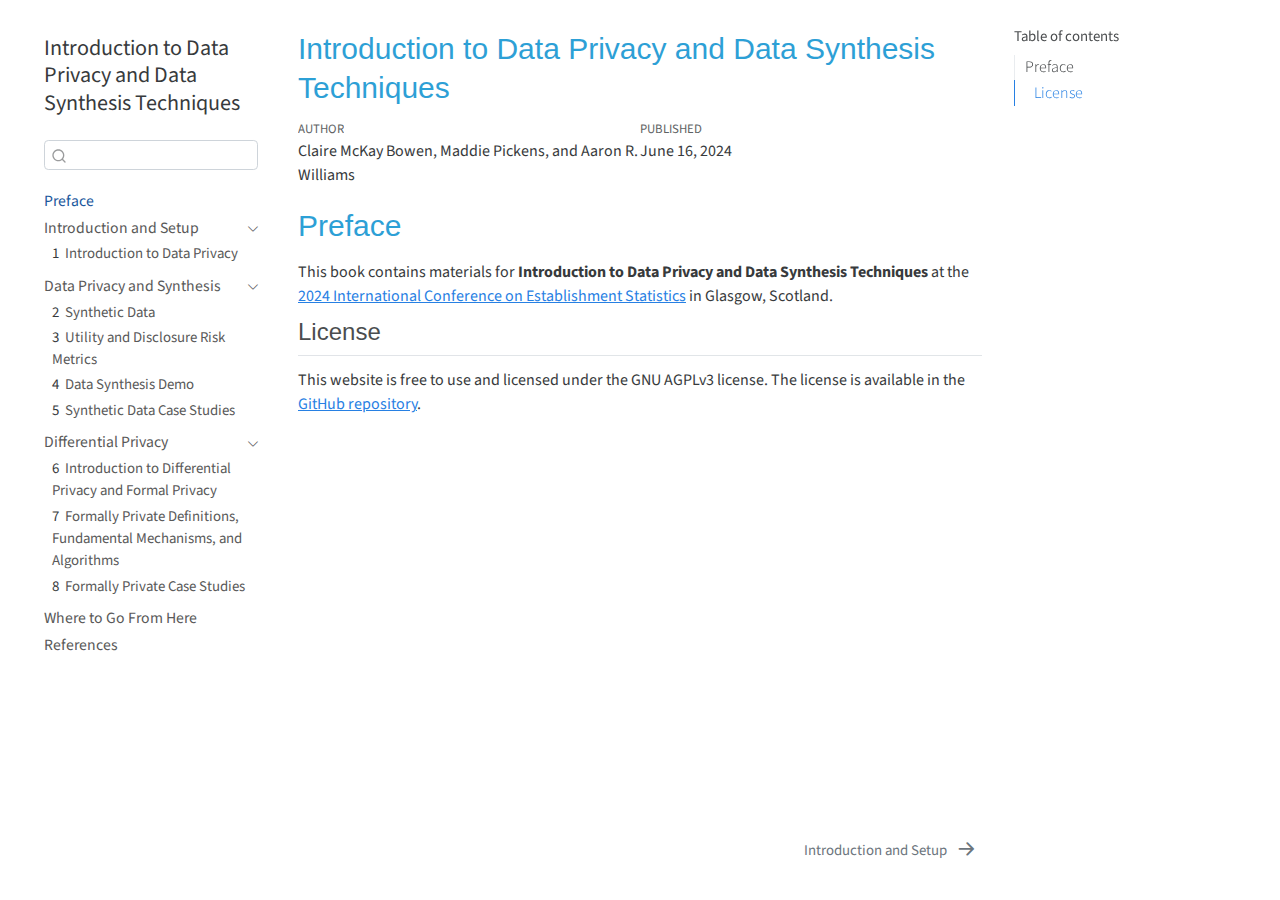
<file: docs/index.html>
<!DOCTYPE html>
<html xmlns="http://www.w3.org/1999/xhtml" lang="en" xml:lang="en"><head>

<meta charset="utf-8">
<meta name="generator" content="quarto-1.3.433">

<meta name="viewport" content="width=device-width, initial-scale=1.0, user-scalable=yes">

<meta name="author" content="Claire McKay Bowen, Maddie Pickens, and Aaron R. Williams">
<meta name="dcterms.date" content="2024-06-16">

<title>Introduction to Data Privacy and Data Synthesis Techniques</title>
<style>
code{white-space: pre-wrap;}
span.smallcaps{font-variant: small-caps;}
div.columns{display: flex; gap: min(4vw, 1.5em);}
div.column{flex: auto; overflow-x: auto;}
div.hanging-indent{margin-left: 1.5em; text-indent: -1.5em;}
ul.task-list{list-style: none;}
ul.task-list li input[type="checkbox"] {
  width: 0.8em;
  margin: 0 0.8em 0.2em -1em; /* quarto-specific, see https://github.com/quarto-dev/quarto-cli/issues/4556 */ 
  vertical-align: middle;
}
</style>


<script src="site_libs/quarto-nav/quarto-nav.js"></script>
<script src="site_libs/quarto-nav/headroom.min.js"></script>
<script src="site_libs/clipboard/clipboard.min.js"></script>
<script src="site_libs/quarto-search/autocomplete.umd.js"></script>
<script src="site_libs/quarto-search/fuse.min.js"></script>
<script src="site_libs/quarto-search/quarto-search.js"></script>
<meta name="quarto:offset" content="./">
<link href="./a_intro.html" rel="next">
<script src="site_libs/quarto-html/quarto.js"></script>
<script src="site_libs/quarto-html/popper.min.js"></script>
<script src="site_libs/quarto-html/tippy.umd.min.js"></script>
<script src="site_libs/quarto-html/anchor.min.js"></script>
<link href="site_libs/quarto-html/tippy.css" rel="stylesheet">
<link href="site_libs/quarto-html/quarto-syntax-highlighting.css" rel="stylesheet" id="quarto-text-highlighting-styles">
<script src="site_libs/bootstrap/bootstrap.min.js"></script>
<link href="site_libs/bootstrap/bootstrap-icons.css" rel="stylesheet">
<link href="site_libs/bootstrap/bootstrap.min.css" rel="stylesheet" id="quarto-bootstrap" data-mode="light">
<script id="quarto-search-options" type="application/json">{
  "location": "sidebar",
  "copy-button": false,
  "collapse-after": 3,
  "panel-placement": "start",
  "type": "textbox",
  "limit": 20,
  "language": {
    "search-no-results-text": "No results",
    "search-matching-documents-text": "matching documents",
    "search-copy-link-title": "Copy link to search",
    "search-hide-matches-text": "Hide additional matches",
    "search-more-match-text": "more match in this document",
    "search-more-matches-text": "more matches in this document",
    "search-clear-button-title": "Clear",
    "search-detached-cancel-button-title": "Cancel",
    "search-submit-button-title": "Submit",
    "search-label": "Search"
  }
}</script>


<link rel="stylesheet" href="www/styles.css">
</head>

<body class="nav-sidebar floating">

<div id="quarto-search-results"></div>
  <header id="quarto-header" class="headroom fixed-top">
  <nav class="quarto-secondary-nav">
    <div class="container-fluid d-flex">
      <button type="button" class="quarto-btn-toggle btn" data-bs-toggle="collapse" data-bs-target="#quarto-sidebar,#quarto-sidebar-glass" aria-controls="quarto-sidebar" aria-expanded="false" aria-label="Toggle sidebar navigation" onclick="if (window.quartoToggleHeadroom) { window.quartoToggleHeadroom(); }">
        <i class="bi bi-layout-text-sidebar-reverse"></i>
      </button>
      <nav class="quarto-page-breadcrumbs" aria-label="breadcrumb"><ol class="breadcrumb"><li class="breadcrumb-item"><a href="./index.html">Preface</a></li></ol></nav>
      <a class="flex-grow-1" role="button" data-bs-toggle="collapse" data-bs-target="#quarto-sidebar,#quarto-sidebar-glass" aria-controls="quarto-sidebar" aria-expanded="false" aria-label="Toggle sidebar navigation" onclick="if (window.quartoToggleHeadroom) { window.quartoToggleHeadroom(); }">      
      </a>
      <button type="button" class="btn quarto-search-button" aria-label="" onclick="window.quartoOpenSearch();">
        <i class="bi bi-search"></i>
      </button>
    </div>
  </nav>
</header>
<!-- content -->
<div id="quarto-content" class="quarto-container page-columns page-rows-contents page-layout-article">
<!-- sidebar -->
  <nav id="quarto-sidebar" class="sidebar collapse collapse-horizontal sidebar-navigation floating overflow-auto">
    <div class="pt-lg-2 mt-2 text-left sidebar-header">
    <div class="sidebar-title mb-0 py-0">
      <a href="./">Introduction to Data Privacy and Data Synthesis Techniques</a> 
    </div>
      </div>
        <div class="mt-2 flex-shrink-0 align-items-center">
        <div class="sidebar-search">
        <div id="quarto-search" class="" title="Search"></div>
        </div>
        </div>
    <div class="sidebar-menu-container"> 
    <ul class="list-unstyled mt-1">
        <li class="sidebar-item">
  <div class="sidebar-item-container"> 
  <a href="./index.html" class="sidebar-item-text sidebar-link active">
 <span class="menu-text">Preface</span></a>
  </div>
</li>
        <li class="sidebar-item sidebar-item-section">
      <div class="sidebar-item-container"> 
            <a href="./a_intro.html" class="sidebar-item-text sidebar-link">
 <span class="menu-text">Introduction and Setup</span></a>
          <a class="sidebar-item-toggle text-start" data-bs-toggle="collapse" data-bs-target="#quarto-sidebar-section-1" aria-expanded="true" aria-label="Toggle section">
            <i class="bi bi-chevron-right ms-2"></i>
          </a> 
      </div>
      <ul id="quarto-sidebar-section-1" class="collapse list-unstyled sidebar-section depth1 show">  
          <li class="sidebar-item">
  <div class="sidebar-item-container"> 
  <a href="./01_introduction_to_data_privacy.html" class="sidebar-item-text sidebar-link">
 <span class="menu-text"><span class="chapter-number">1</span>&nbsp; <span class="chapter-title">Introduction to Data Privacy</span></span></a>
  </div>
</li>
      </ul>
  </li>
        <li class="sidebar-item sidebar-item-section">
      <div class="sidebar-item-container"> 
            <a href="./b_data-privacy-and-synthetic-data.html" class="sidebar-item-text sidebar-link">
 <span class="menu-text">Data Privacy and Synthesis</span></a>
          <a class="sidebar-item-toggle text-start" data-bs-toggle="collapse" data-bs-target="#quarto-sidebar-section-2" aria-expanded="true" aria-label="Toggle section">
            <i class="bi bi-chevron-right ms-2"></i>
          </a> 
      </div>
      <ul id="quarto-sidebar-section-2" class="collapse list-unstyled sidebar-section depth1 show">  
          <li class="sidebar-item">
  <div class="sidebar-item-container"> 
  <a href="./02_synthetic-data.html" class="sidebar-item-text sidebar-link">
 <span class="menu-text"><span class="chapter-number">2</span>&nbsp; <span class="chapter-title">Synthetic Data</span></span></a>
  </div>
</li>
          <li class="sidebar-item">
  <div class="sidebar-item-container"> 
  <a href="./03_disclosure_utility_metrics.html" class="sidebar-item-text sidebar-link">
 <span class="menu-text"><span class="chapter-number">3</span>&nbsp; <span class="chapter-title">Utility and Disclosure Risk Metrics</span></span></a>
  </div>
</li>
          <li class="sidebar-item">
  <div class="sidebar-item-container"> 
  <a href="./04_synthesis-demo.html" class="sidebar-item-text sidebar-link">
 <span class="menu-text"><span class="chapter-number">4</span>&nbsp; <span class="chapter-title">Data Synthesis Demo</span></span></a>
  </div>
</li>
          <li class="sidebar-item">
  <div class="sidebar-item-container"> 
  <a href="./05_synthetic-data-case-studies.html" class="sidebar-item-text sidebar-link">
 <span class="menu-text"><span class="chapter-number">5</span>&nbsp; <span class="chapter-title">Synthetic Data Case Studies</span></span></a>
  </div>
</li>
      </ul>
  </li>
        <li class="sidebar-item sidebar-item-section">
      <div class="sidebar-item-container"> 
            <a href="./c_differential-privacy.html" class="sidebar-item-text sidebar-link">
 <span class="menu-text">Differential Privacy</span></a>
          <a class="sidebar-item-toggle text-start" data-bs-toggle="collapse" data-bs-target="#quarto-sidebar-section-3" aria-expanded="true" aria-label="Toggle section">
            <i class="bi bi-chevron-right ms-2"></i>
          </a> 
      </div>
      <ul id="quarto-sidebar-section-3" class="collapse list-unstyled sidebar-section depth1 show">  
          <li class="sidebar-item">
  <div class="sidebar-item-container"> 
  <a href="./06_introduction_to_differential_privacy.html" class="sidebar-item-text sidebar-link">
 <span class="menu-text"><span class="chapter-number">6</span>&nbsp; <span class="chapter-title">Introduction to Differential Privacy and Formal Privacy</span></span></a>
  </div>
</li>
          <li class="sidebar-item">
  <div class="sidebar-item-container"> 
  <a href="./07_differential_privacy_details.html" class="sidebar-item-text sidebar-link">
 <span class="menu-text"><span class="chapter-number">7</span>&nbsp; <span class="chapter-title">Formally Private Definitions, Fundamental Mechanisms, and Algorithms</span></span></a>
  </div>
</li>
          <li class="sidebar-item">
  <div class="sidebar-item-container"> 
  <a href="./08_differential_privacy_case_studies.html" class="sidebar-item-text sidebar-link">
 <span class="menu-text"><span class="chapter-number">8</span>&nbsp; <span class="chapter-title">Formally Private Case Studies</span></span></a>
  </div>
</li>
      </ul>
  </li>
        <li class="sidebar-item">
  <div class="sidebar-item-container"> 
  <a href="./d_where-to-go.html" class="sidebar-item-text sidebar-link">
 <span class="menu-text">Where to Go From Here</span></a>
  </div>
</li>
        <li class="sidebar-item">
  <div class="sidebar-item-container"> 
  <a href="./references.html" class="sidebar-item-text sidebar-link">
 <span class="menu-text">References</span></a>
  </div>
</li>
    </ul>
    </div>
</nav>
<div id="quarto-sidebar-glass" data-bs-toggle="collapse" data-bs-target="#quarto-sidebar,#quarto-sidebar-glass"></div>
<!-- margin-sidebar -->
    <div id="quarto-margin-sidebar" class="sidebar margin-sidebar">
        <nav id="TOC" role="doc-toc" class="toc-active">
    <h2 id="toc-title">Table of contents</h2>
   
  <ul>
  <li><a href="#preface" id="toc-preface" class="nav-link active" data-scroll-target="#preface">Preface</a>
  <ul class="collapse">
  <li><a href="#license" id="toc-license" class="nav-link" data-scroll-target="#license">License</a></li>
  </ul></li>
  </ul>
</nav>
    </div>
<!-- main -->
<main class="content" id="quarto-document-content">

<header id="title-block-header" class="quarto-title-block default">
<div class="quarto-title">
<h1 class="title">Introduction to Data Privacy and Data Synthesis Techniques</h1>
</div>



<div class="quarto-title-meta">

    <div>
    <div class="quarto-title-meta-heading">Author</div>
    <div class="quarto-title-meta-contents">
             <p>Claire McKay Bowen, Maddie Pickens, and Aaron R. Williams </p>
          </div>
  </div>
    
    <div>
    <div class="quarto-title-meta-heading">Published</div>
    <div class="quarto-title-meta-contents">
      <p class="date">June 16, 2024</p>
    </div>
  </div>
  
    
  </div>
  

</header>

<section id="preface" class="level1 unnumbered">
<h1 class="unnumbered">Preface</h1>
<p>This book contains materials for <strong>Introduction to Data Privacy and Data Synthesis Techniques</strong> at the <a href="https://ww2.amstat.org/meetings/ices/2024/">2024 International Conference on Establishment Statistics</a> in Glasgow, Scotland.</p>
<section id="license" class="level2">
<h2 class="anchored" data-anchor-id="license">License</h2>
<p>This website is free to use and licensed under the GNU AGPLv3 license. The license is available in the <a href="">GitHub repository</a>.</p>


</section>
</section>

</main> <!-- /main -->
<script id="quarto-html-after-body" type="application/javascript">
window.document.addEventListener("DOMContentLoaded", function (event) {
  const toggleBodyColorMode = (bsSheetEl) => {
    const mode = bsSheetEl.getAttribute("data-mode");
    const bodyEl = window.document.querySelector("body");
    if (mode === "dark") {
      bodyEl.classList.add("quarto-dark");
      bodyEl.classList.remove("quarto-light");
    } else {
      bodyEl.classList.add("quarto-light");
      bodyEl.classList.remove("quarto-dark");
    }
  }
  const toggleBodyColorPrimary = () => {
    const bsSheetEl = window.document.querySelector("link#quarto-bootstrap");
    if (bsSheetEl) {
      toggleBodyColorMode(bsSheetEl);
    }
  }
  toggleBodyColorPrimary();  
  const icon = "";
  const anchorJS = new window.AnchorJS();
  anchorJS.options = {
    placement: 'right',
    icon: icon
  };
  anchorJS.add('.anchored');
  const isCodeAnnotation = (el) => {
    for (const clz of el.classList) {
      if (clz.startsWith('code-annotation-')) {                     
        return true;
      }
    }
    return false;
  }
  const clipboard = new window.ClipboardJS('.code-copy-button', {
    text: function(trigger) {
      const codeEl = trigger.previousElementSibling.cloneNode(true);
      for (const childEl of codeEl.children) {
        if (isCodeAnnotation(childEl)) {
          childEl.remove();
        }
      }
      return codeEl.innerText;
    }
  });
  clipboard.on('success', function(e) {
    // button target
    const button = e.trigger;
    // don't keep focus
    button.blur();
    // flash "checked"
    button.classList.add('code-copy-button-checked');
    var currentTitle = button.getAttribute("title");
    button.setAttribute("title", "Copied!");
    let tooltip;
    if (window.bootstrap) {
      button.setAttribute("data-bs-toggle", "tooltip");
      button.setAttribute("data-bs-placement", "left");
      button.setAttribute("data-bs-title", "Copied!");
      tooltip = new bootstrap.Tooltip(button, 
        { trigger: "manual", 
          customClass: "code-copy-button-tooltip",
          offset: [0, -8]});
      tooltip.show();    
    }
    setTimeout(function() {
      if (tooltip) {
        tooltip.hide();
        button.removeAttribute("data-bs-title");
        button.removeAttribute("data-bs-toggle");
        button.removeAttribute("data-bs-placement");
      }
      button.setAttribute("title", currentTitle);
      button.classList.remove('code-copy-button-checked');
    }, 1000);
    // clear code selection
    e.clearSelection();
  });
  function tippyHover(el, contentFn) {
    const config = {
      allowHTML: true,
      content: contentFn,
      maxWidth: 500,
      delay: 100,
      arrow: false,
      appendTo: function(el) {
          return el.parentElement;
      },
      interactive: true,
      interactiveBorder: 10,
      theme: 'quarto',
      placement: 'bottom-start'
    };
    window.tippy(el, config); 
  }
  const noterefs = window.document.querySelectorAll('a[role="doc-noteref"]');
  for (var i=0; i<noterefs.length; i++) {
    const ref = noterefs[i];
    tippyHover(ref, function() {
      // use id or data attribute instead here
      let href = ref.getAttribute('data-footnote-href') || ref.getAttribute('href');
      try { href = new URL(href).hash; } catch {}
      const id = href.replace(/^#\/?/, "");
      const note = window.document.getElementById(id);
      return note.innerHTML;
    });
  }
      let selectedAnnoteEl;
      const selectorForAnnotation = ( cell, annotation) => {
        let cellAttr = 'data-code-cell="' + cell + '"';
        let lineAttr = 'data-code-annotation="' +  annotation + '"';
        const selector = 'span[' + cellAttr + '][' + lineAttr + ']';
        return selector;
      }
      const selectCodeLines = (annoteEl) => {
        const doc = window.document;
        const targetCell = annoteEl.getAttribute("data-target-cell");
        const targetAnnotation = annoteEl.getAttribute("data-target-annotation");
        const annoteSpan = window.document.querySelector(selectorForAnnotation(targetCell, targetAnnotation));
        const lines = annoteSpan.getAttribute("data-code-lines").split(",");
        const lineIds = lines.map((line) => {
          return targetCell + "-" + line;
        })
        let top = null;
        let height = null;
        let parent = null;
        if (lineIds.length > 0) {
            //compute the position of the single el (top and bottom and make a div)
            const el = window.document.getElementById(lineIds[0]);
            top = el.offsetTop;
            height = el.offsetHeight;
            parent = el.parentElement.parentElement;
          if (lineIds.length > 1) {
            const lastEl = window.document.getElementById(lineIds[lineIds.length - 1]);
            const bottom = lastEl.offsetTop + lastEl.offsetHeight;
            height = bottom - top;
          }
          if (top !== null && height !== null && parent !== null) {
            // cook up a div (if necessary) and position it 
            let div = window.document.getElementById("code-annotation-line-highlight");
            if (div === null) {
              div = window.document.createElement("div");
              div.setAttribute("id", "code-annotation-line-highlight");
              div.style.position = 'absolute';
              parent.appendChild(div);
            }
            div.style.top = top - 2 + "px";
            div.style.height = height + 4 + "px";
            let gutterDiv = window.document.getElementById("code-annotation-line-highlight-gutter");
            if (gutterDiv === null) {
              gutterDiv = window.document.createElement("div");
              gutterDiv.setAttribute("id", "code-annotation-line-highlight-gutter");
              gutterDiv.style.position = 'absolute';
              const codeCell = window.document.getElementById(targetCell);
              const gutter = codeCell.querySelector('.code-annotation-gutter');
              gutter.appendChild(gutterDiv);
            }
            gutterDiv.style.top = top - 2 + "px";
            gutterDiv.style.height = height + 4 + "px";
          }
          selectedAnnoteEl = annoteEl;
        }
      };
      const unselectCodeLines = () => {
        const elementsIds = ["code-annotation-line-highlight", "code-annotation-line-highlight-gutter"];
        elementsIds.forEach((elId) => {
          const div = window.document.getElementById(elId);
          if (div) {
            div.remove();
          }
        });
        selectedAnnoteEl = undefined;
      };
      // Attach click handler to the DT
      const annoteDls = window.document.querySelectorAll('dt[data-target-cell]');
      for (const annoteDlNode of annoteDls) {
        annoteDlNode.addEventListener('click', (event) => {
          const clickedEl = event.target;
          if (clickedEl !== selectedAnnoteEl) {
            unselectCodeLines();
            const activeEl = window.document.querySelector('dt[data-target-cell].code-annotation-active');
            if (activeEl) {
              activeEl.classList.remove('code-annotation-active');
            }
            selectCodeLines(clickedEl);
            clickedEl.classList.add('code-annotation-active');
          } else {
            // Unselect the line
            unselectCodeLines();
            clickedEl.classList.remove('code-annotation-active');
          }
        });
      }
  const findCites = (el) => {
    const parentEl = el.parentElement;
    if (parentEl) {
      const cites = parentEl.dataset.cites;
      if (cites) {
        return {
          el,
          cites: cites.split(' ')
        };
      } else {
        return findCites(el.parentElement)
      }
    } else {
      return undefined;
    }
  };
  var bibliorefs = window.document.querySelectorAll('a[role="doc-biblioref"]');
  for (var i=0; i<bibliorefs.length; i++) {
    const ref = bibliorefs[i];
    const citeInfo = findCites(ref);
    if (citeInfo) {
      tippyHover(citeInfo.el, function() {
        var popup = window.document.createElement('div');
        citeInfo.cites.forEach(function(cite) {
          var citeDiv = window.document.createElement('div');
          citeDiv.classList.add('hanging-indent');
          citeDiv.classList.add('csl-entry');
          var biblioDiv = window.document.getElementById('ref-' + cite);
          if (biblioDiv) {
            citeDiv.innerHTML = biblioDiv.innerHTML;
          }
          popup.appendChild(citeDiv);
        });
        return popup.innerHTML;
      });
    }
  }
});
</script>
<nav class="page-navigation">
  <div class="nav-page nav-page-previous">
  </div>
  <div class="nav-page nav-page-next">
      <a href="./a_intro.html" class="pagination-link">
        <span class="nav-page-text">Introduction and Setup</span> <i class="bi bi-arrow-right-short"></i>
      </a>
  </div>
</nav>
</div> <!-- /content -->



</body></html>
</file>
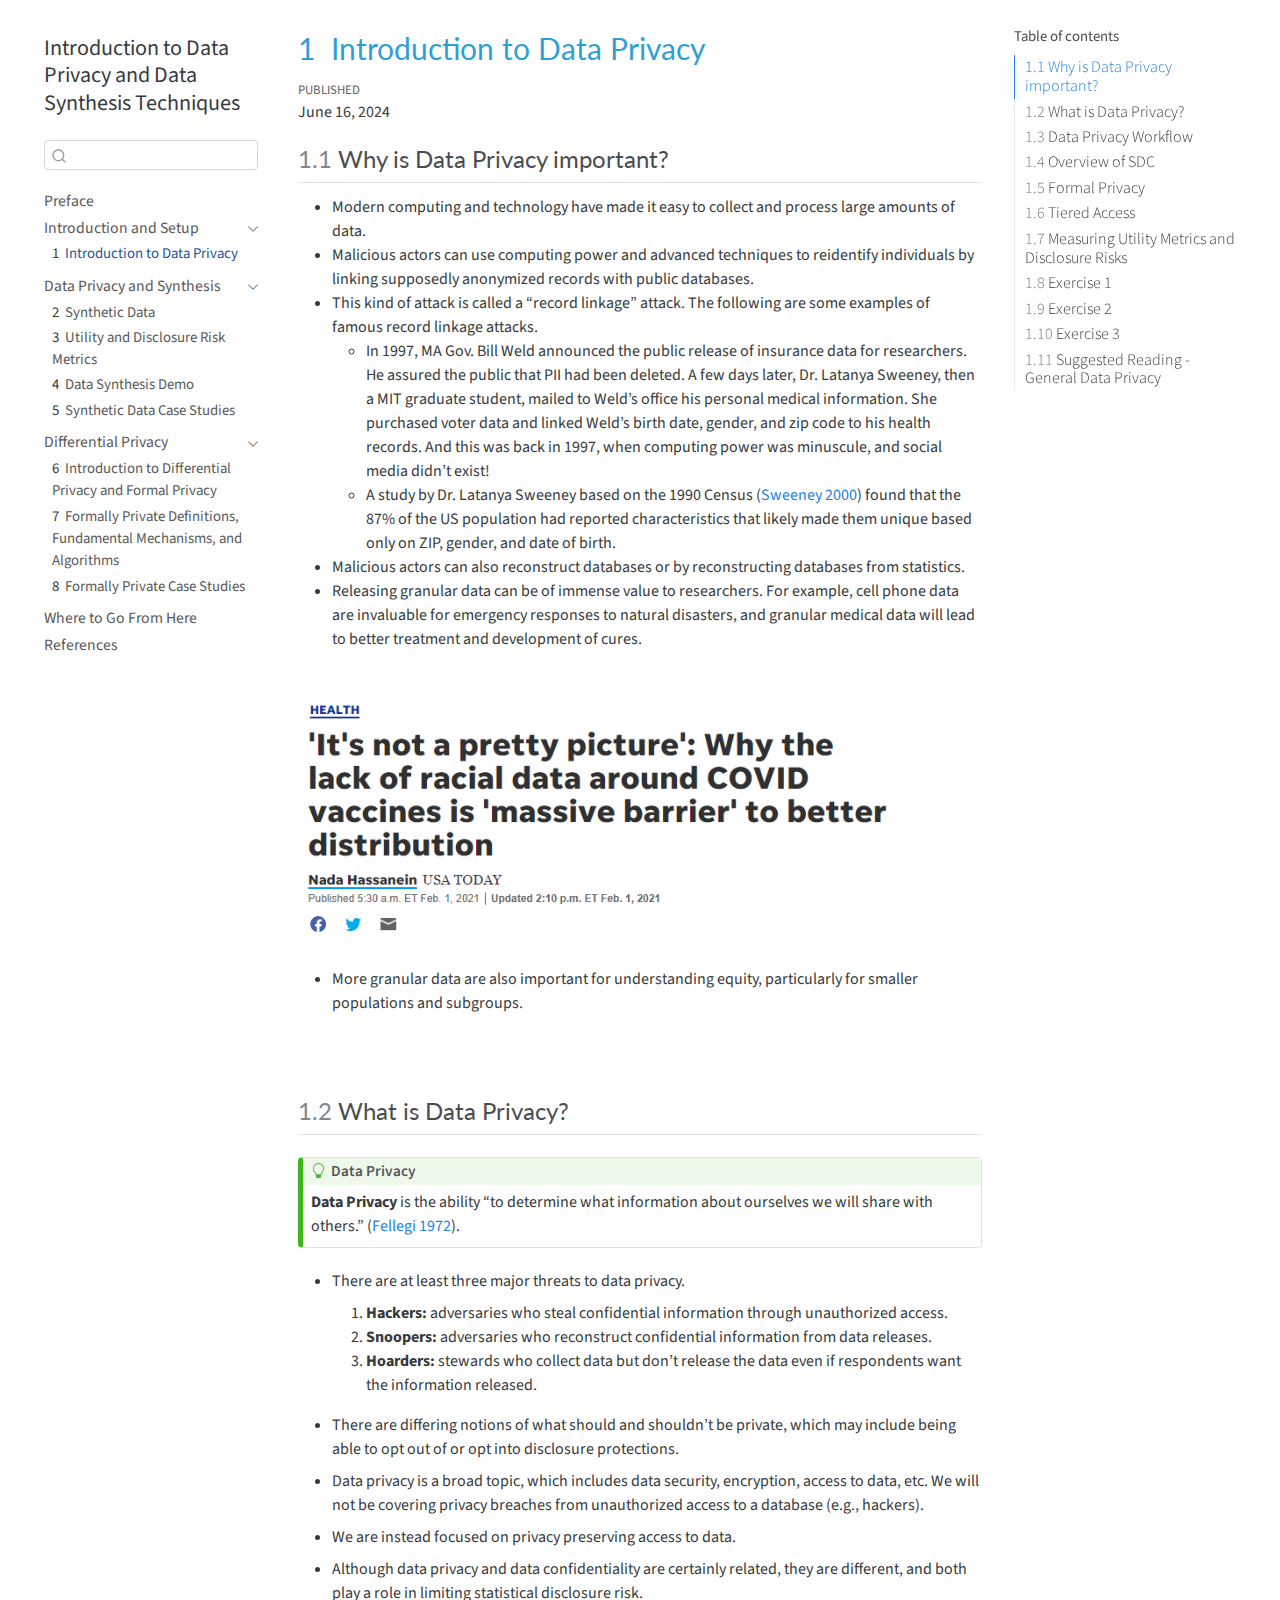
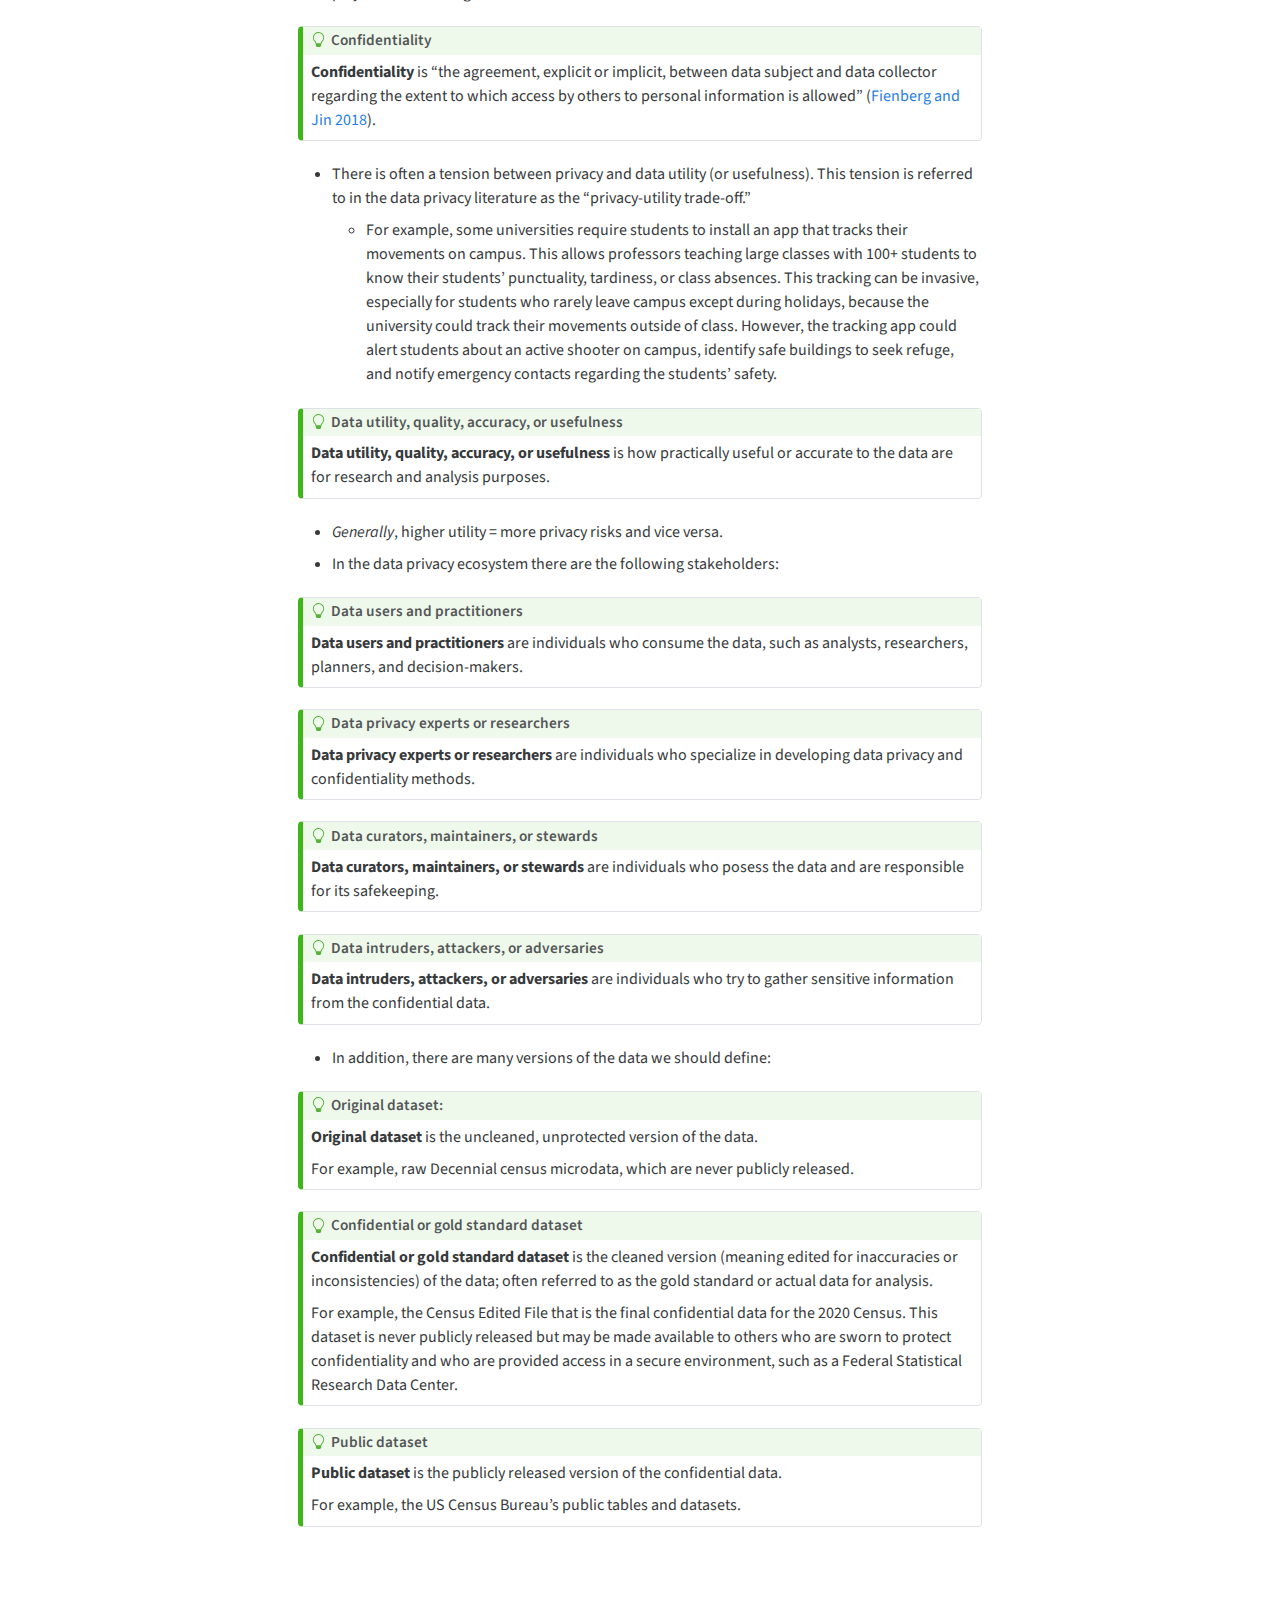
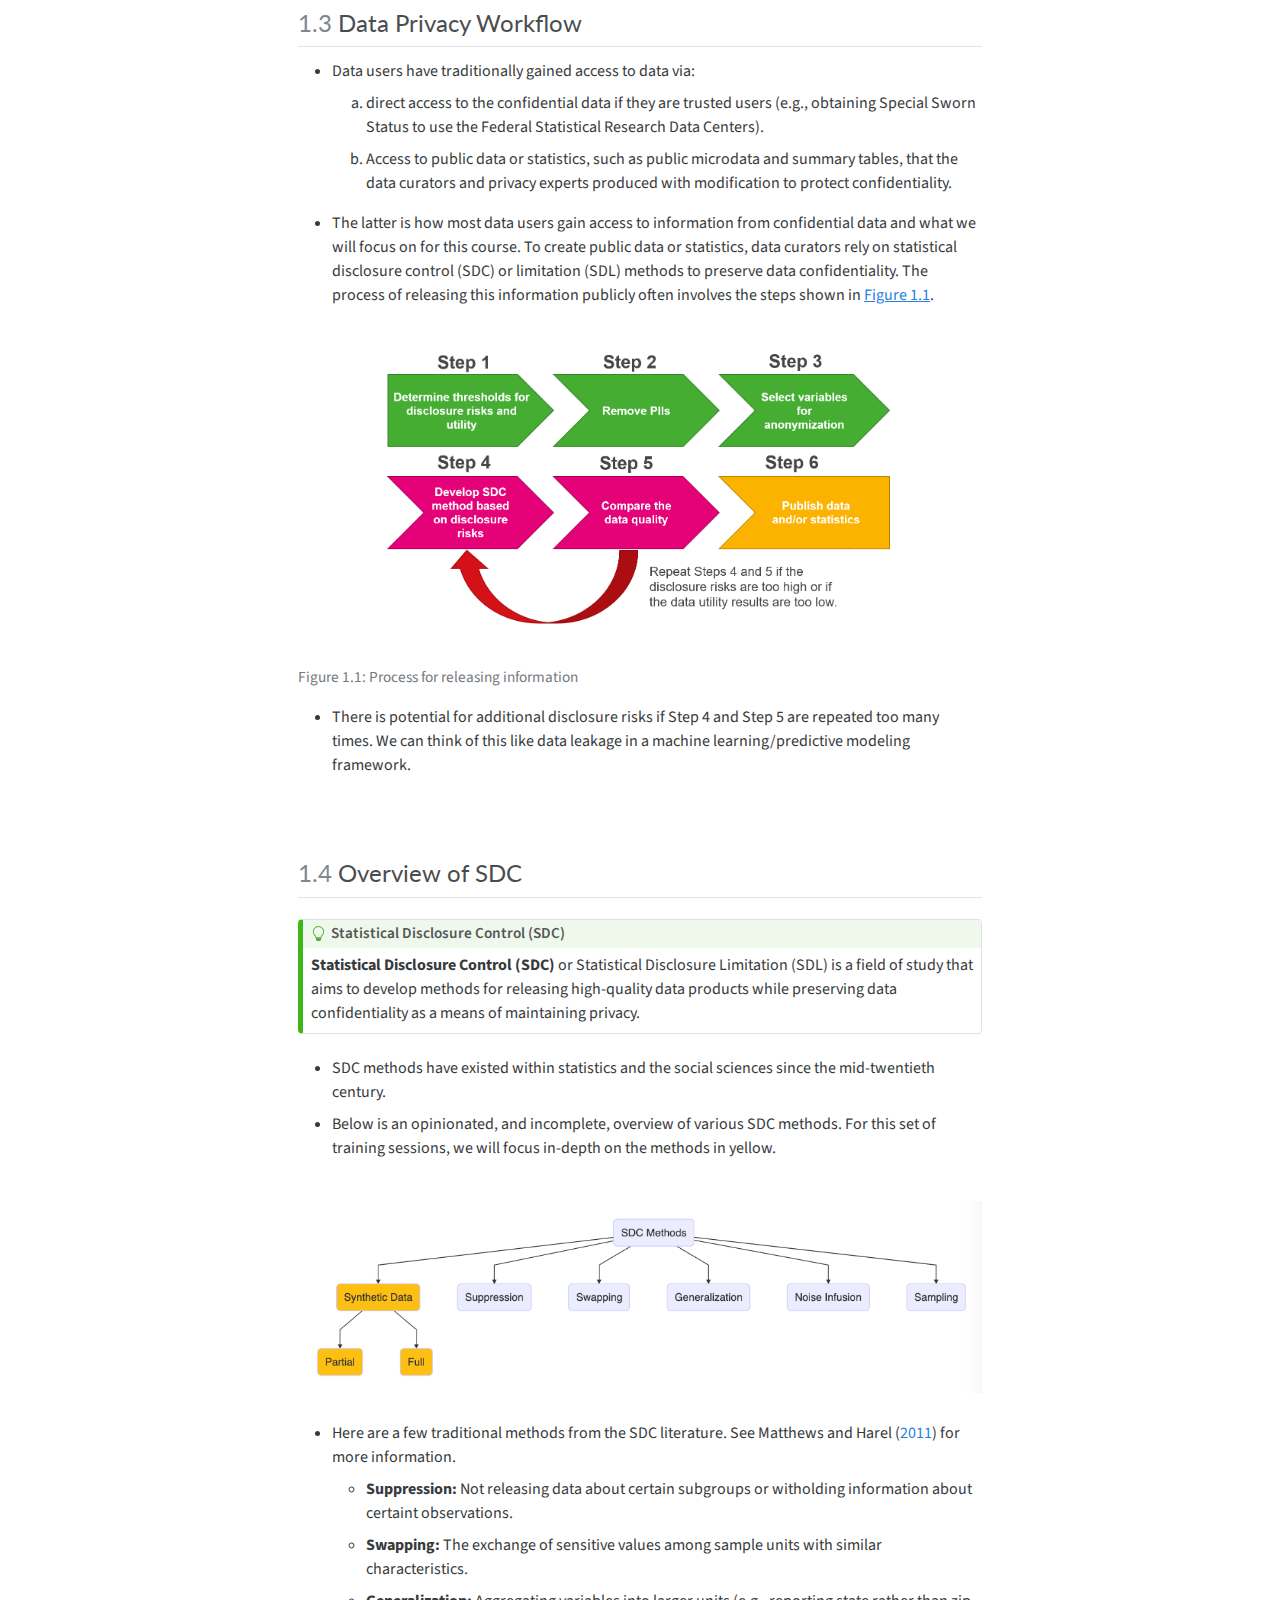
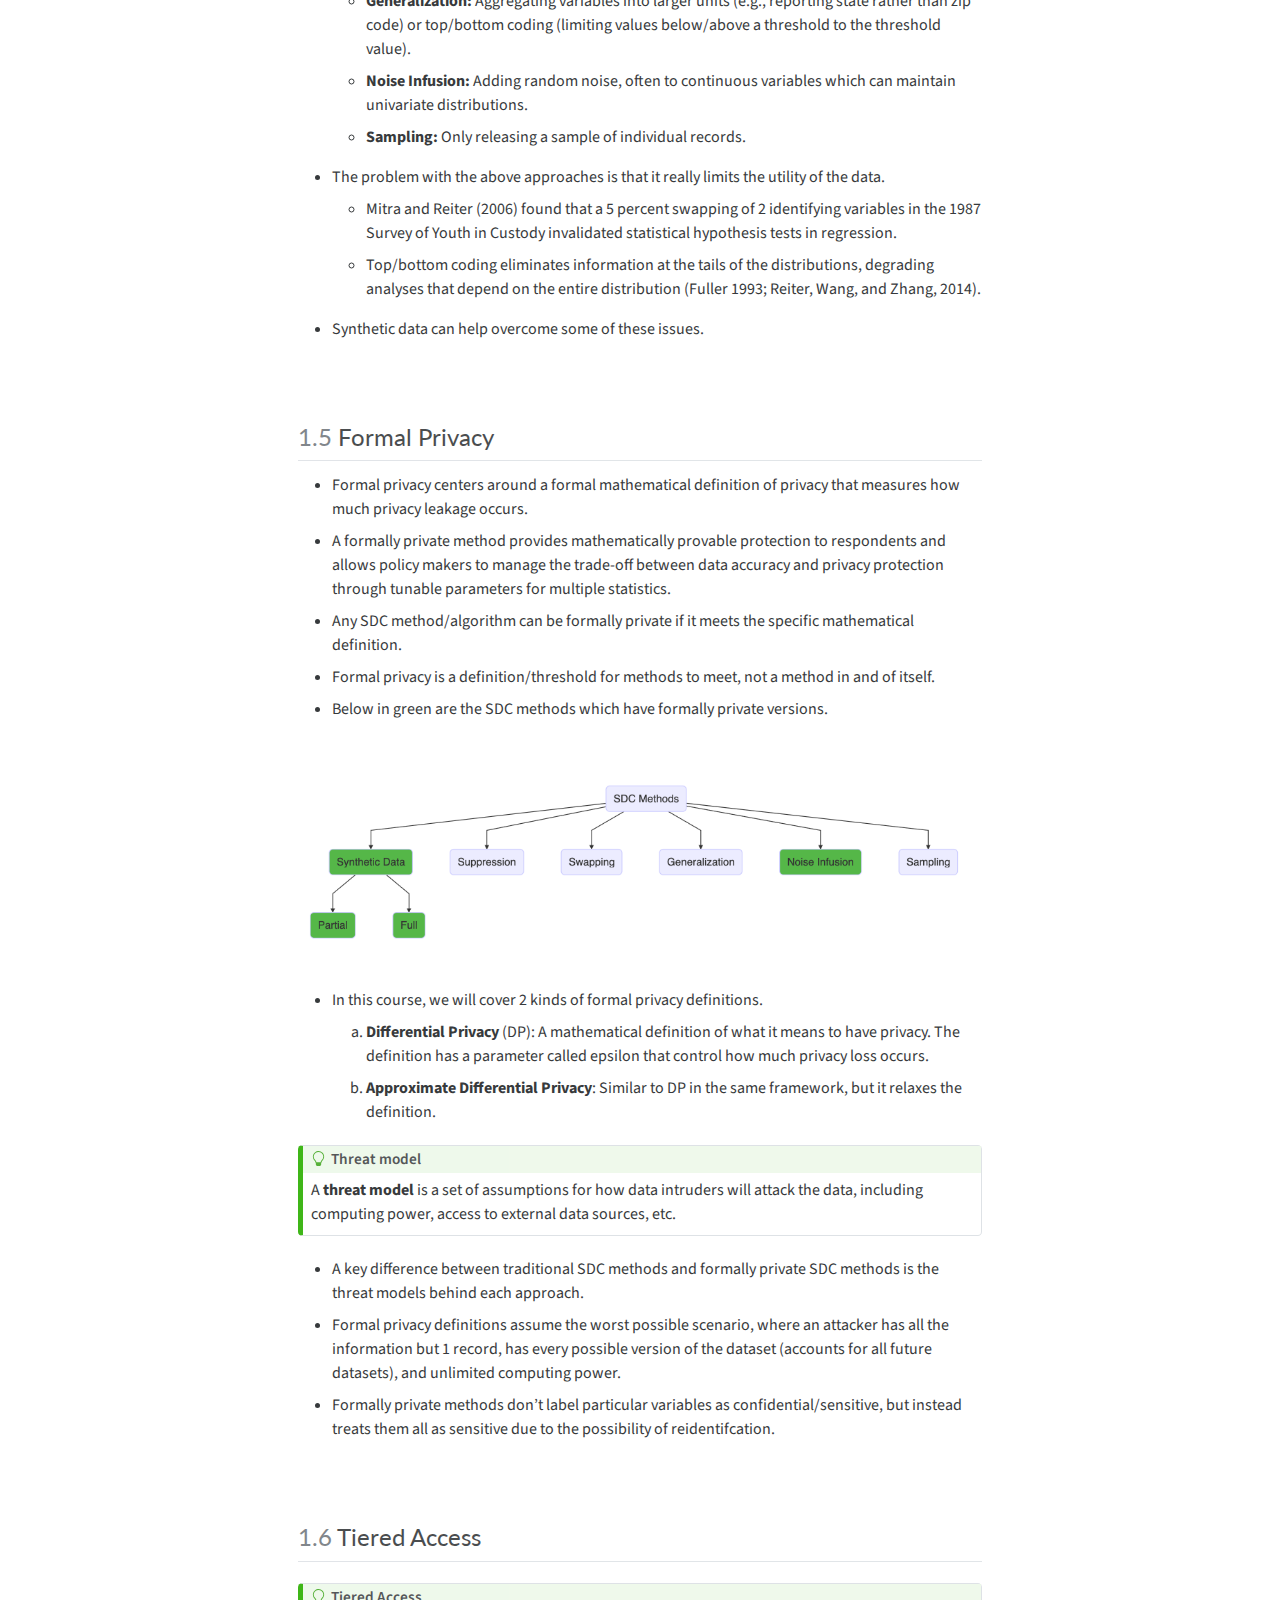
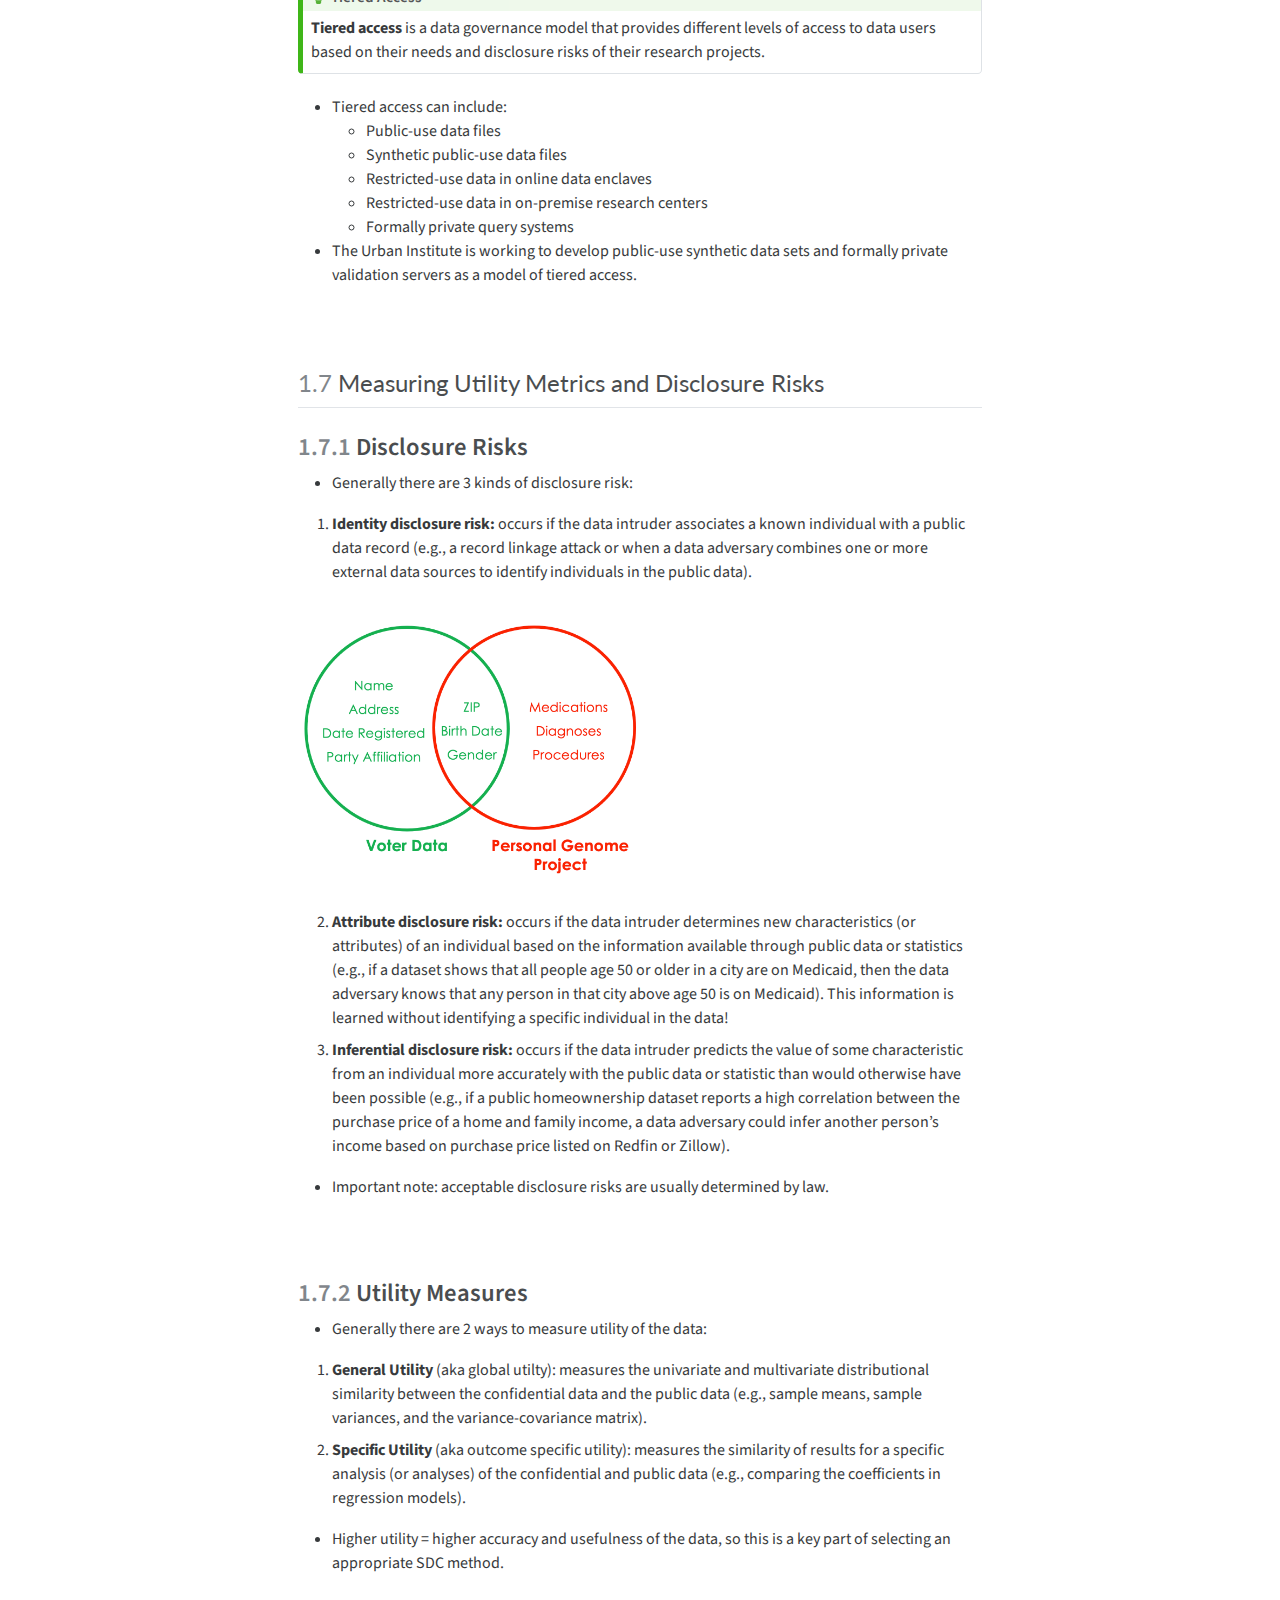
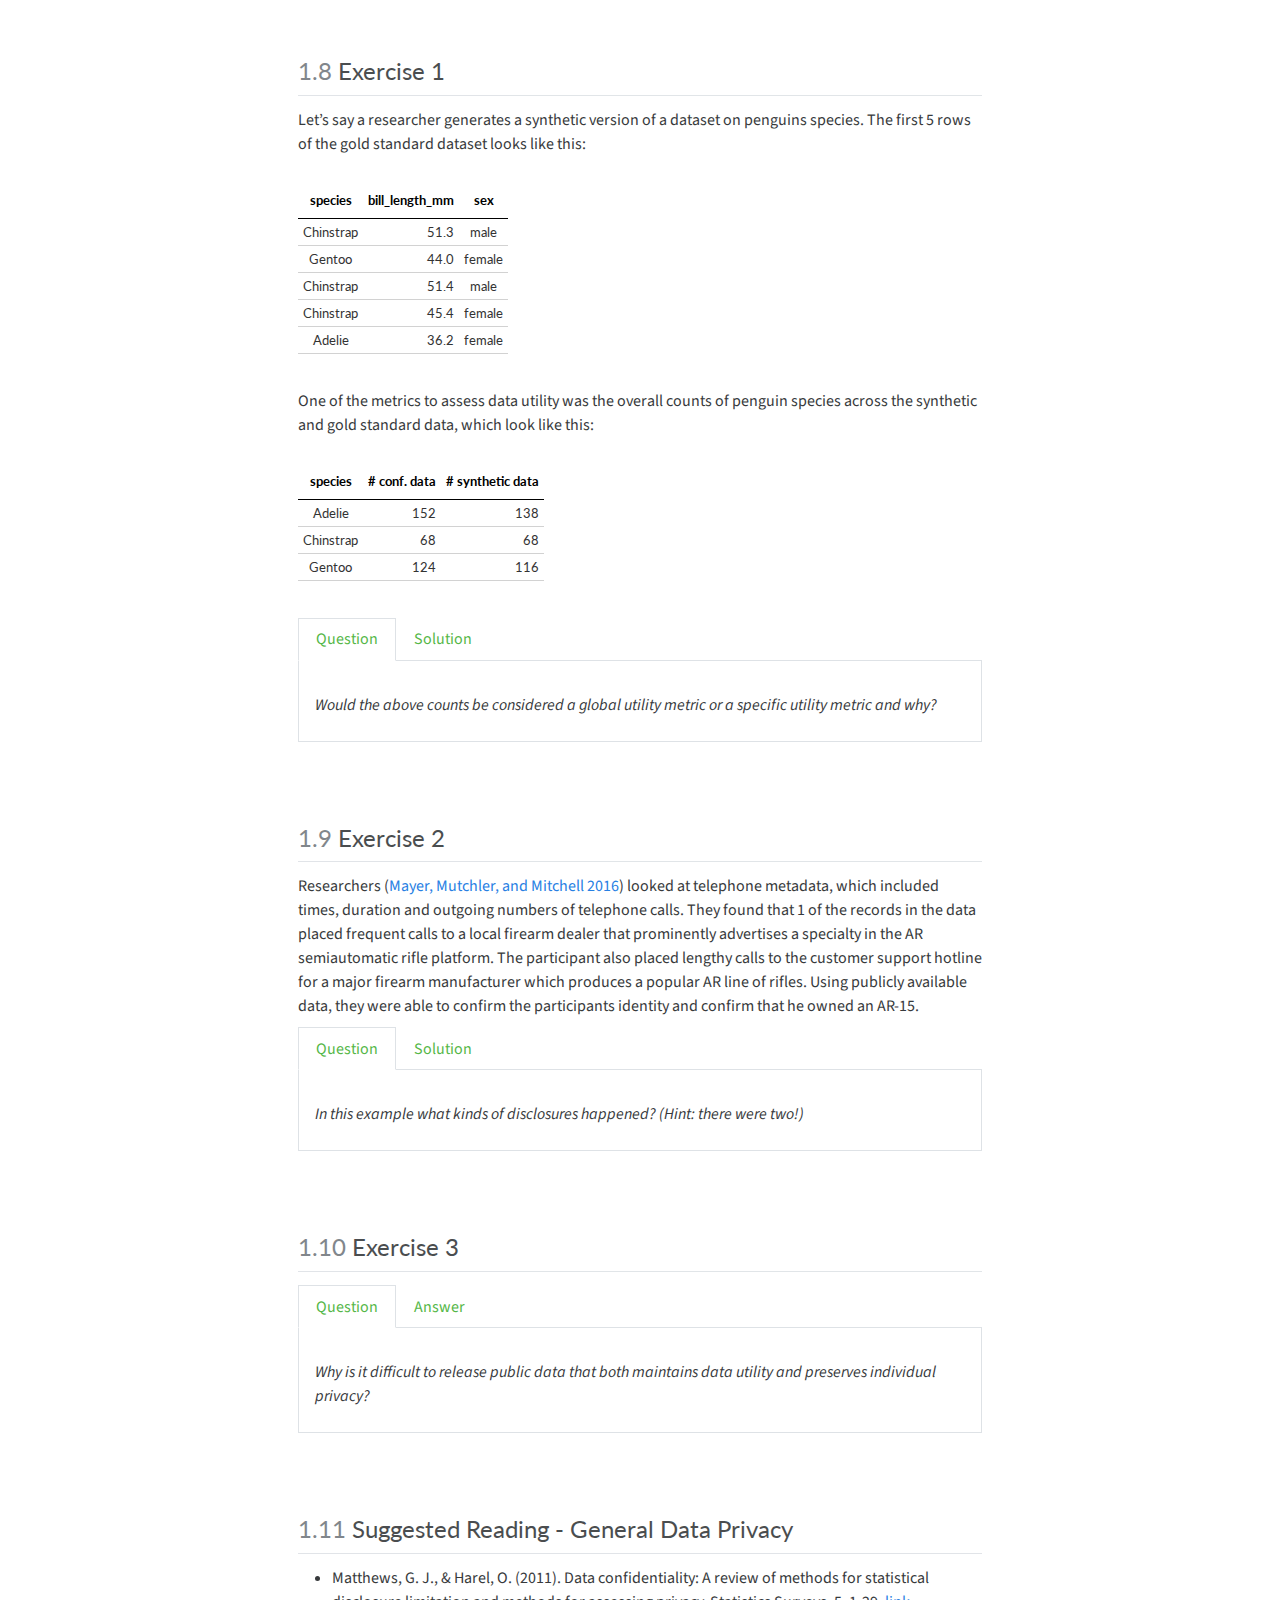
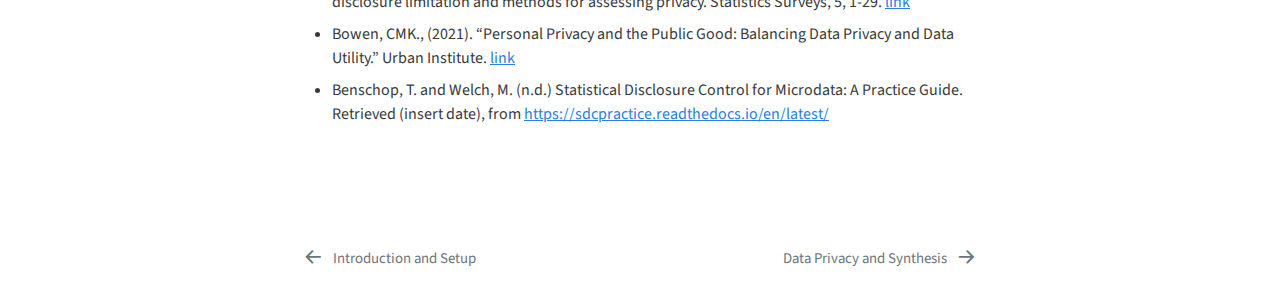
<file: docs/01_introduction_to_data_privacy.html>
<!DOCTYPE html>
<html xmlns="http://www.w3.org/1999/xhtml" lang="en" xml:lang="en"><head>

<meta charset="utf-8">
<meta name="generator" content="quarto-1.3.433">

<meta name="viewport" content="width=device-width, initial-scale=1.0, user-scalable=yes">

<meta name="dcterms.date" content="2024-06-16">

<title>Introduction to Data Privacy and Data Synthesis Techniques - 1&nbsp; Introduction to Data Privacy</title>
<style>
code{white-space: pre-wrap;}
span.smallcaps{font-variant: small-caps;}
div.columns{display: flex; gap: min(4vw, 1.5em);}
div.column{flex: auto; overflow-x: auto;}
div.hanging-indent{margin-left: 1.5em; text-indent: -1.5em;}
ul.task-list{list-style: none;}
ul.task-list li input[type="checkbox"] {
  width: 0.8em;
  margin: 0 0.8em 0.2em -1em; /* quarto-specific, see https://github.com/quarto-dev/quarto-cli/issues/4556 */ 
  vertical-align: middle;
}
/* CSS for citations */
div.csl-bib-body { }
div.csl-entry {
  clear: both;
}
.hanging-indent div.csl-entry {
  margin-left:2em;
  text-indent:-2em;
}
div.csl-left-margin {
  min-width:2em;
  float:left;
}
div.csl-right-inline {
  margin-left:2em;
  padding-left:1em;
}
div.csl-indent {
  margin-left: 2em;
}</style>


<script src="site_libs/quarto-nav/quarto-nav.js"></script>
<script src="site_libs/quarto-nav/headroom.min.js"></script>
<script src="site_libs/clipboard/clipboard.min.js"></script>
<script src="site_libs/quarto-search/autocomplete.umd.js"></script>
<script src="site_libs/quarto-search/fuse.min.js"></script>
<script src="site_libs/quarto-search/quarto-search.js"></script>
<meta name="quarto:offset" content="./">
<link href="./b_data-privacy-and-synthetic-data.html" rel="next">
<link href="./a_intro.html" rel="prev">
<script src="site_libs/quarto-html/quarto.js"></script>
<script src="site_libs/quarto-html/popper.min.js"></script>
<script src="site_libs/quarto-html/tippy.umd.min.js"></script>
<script src="site_libs/quarto-html/anchor.min.js"></script>
<link href="site_libs/quarto-html/tippy.css" rel="stylesheet">
<link href="site_libs/quarto-html/quarto-syntax-highlighting.css" rel="stylesheet" id="quarto-text-highlighting-styles">
<script src="site_libs/bootstrap/bootstrap.min.js"></script>
<link href="site_libs/bootstrap/bootstrap-icons.css" rel="stylesheet">
<link href="site_libs/bootstrap/bootstrap.min.css" rel="stylesheet" id="quarto-bootstrap" data-mode="light">
<script id="quarto-search-options" type="application/json">{
  "location": "sidebar",
  "copy-button": false,
  "collapse-after": 3,
  "panel-placement": "start",
  "type": "textbox",
  "limit": 20,
  "language": {
    "search-no-results-text": "No results",
    "search-matching-documents-text": "matching documents",
    "search-copy-link-title": "Copy link to search",
    "search-hide-matches-text": "Hide additional matches",
    "search-more-match-text": "more match in this document",
    "search-more-matches-text": "more matches in this document",
    "search-clear-button-title": "Clear",
    "search-detached-cancel-button-title": "Cancel",
    "search-submit-button-title": "Submit",
    "search-label": "Search"
  }
}</script>


<link rel="stylesheet" href="www/styles.css">
</head>

<body class="nav-sidebar floating">

<div id="quarto-search-results"></div>
  <header id="quarto-header" class="headroom fixed-top">
  <nav class="quarto-secondary-nav">
    <div class="container-fluid d-flex">
      <button type="button" class="quarto-btn-toggle btn" data-bs-toggle="collapse" data-bs-target="#quarto-sidebar,#quarto-sidebar-glass" aria-controls="quarto-sidebar" aria-expanded="false" aria-label="Toggle sidebar navigation" onclick="if (window.quartoToggleHeadroom) { window.quartoToggleHeadroom(); }">
        <i class="bi bi-layout-text-sidebar-reverse"></i>
      </button>
      <nav class="quarto-page-breadcrumbs" aria-label="breadcrumb"><ol class="breadcrumb"><li class="breadcrumb-item"><a href="./a_intro.html">Introduction and Setup</a></li><li class="breadcrumb-item"><a href="./01_introduction_to_data_privacy.html"><span class="chapter-number">1</span>&nbsp; <span class="chapter-title">Introduction to Data Privacy</span></a></li></ol></nav>
      <a class="flex-grow-1" role="button" data-bs-toggle="collapse" data-bs-target="#quarto-sidebar,#quarto-sidebar-glass" aria-controls="quarto-sidebar" aria-expanded="false" aria-label="Toggle sidebar navigation" onclick="if (window.quartoToggleHeadroom) { window.quartoToggleHeadroom(); }">      
      </a>
      <button type="button" class="btn quarto-search-button" aria-label="" onclick="window.quartoOpenSearch();">
        <i class="bi bi-search"></i>
      </button>
    </div>
  </nav>
</header>
<!-- content -->
<div id="quarto-content" class="quarto-container page-columns page-rows-contents page-layout-article">
<!-- sidebar -->
  <nav id="quarto-sidebar" class="sidebar collapse collapse-horizontal sidebar-navigation floating overflow-auto">
    <div class="pt-lg-2 mt-2 text-left sidebar-header">
    <div class="sidebar-title mb-0 py-0">
      <a href="./">Introduction to Data Privacy and Data Synthesis Techniques</a> 
    </div>
      </div>
        <div class="mt-2 flex-shrink-0 align-items-center">
        <div class="sidebar-search">
        <div id="quarto-search" class="" title="Search"></div>
        </div>
        </div>
    <div class="sidebar-menu-container"> 
    <ul class="list-unstyled mt-1">
        <li class="sidebar-item">
  <div class="sidebar-item-container"> 
  <a href="./index.html" class="sidebar-item-text sidebar-link">
 <span class="menu-text">Preface</span></a>
  </div>
</li>
        <li class="sidebar-item sidebar-item-section">
      <div class="sidebar-item-container"> 
            <a href="./a_intro.html" class="sidebar-item-text sidebar-link">
 <span class="menu-text">Introduction and Setup</span></a>
          <a class="sidebar-item-toggle text-start" data-bs-toggle="collapse" data-bs-target="#quarto-sidebar-section-1" aria-expanded="true" aria-label="Toggle section">
            <i class="bi bi-chevron-right ms-2"></i>
          </a> 
      </div>
      <ul id="quarto-sidebar-section-1" class="collapse list-unstyled sidebar-section depth1 show">  
          <li class="sidebar-item">
  <div class="sidebar-item-container"> 
  <a href="./01_introduction_to_data_privacy.html" class="sidebar-item-text sidebar-link active">
 <span class="menu-text"><span class="chapter-number">1</span>&nbsp; <span class="chapter-title">Introduction to Data Privacy</span></span></a>
  </div>
</li>
      </ul>
  </li>
        <li class="sidebar-item sidebar-item-section">
      <div class="sidebar-item-container"> 
            <a href="./b_data-privacy-and-synthetic-data.html" class="sidebar-item-text sidebar-link">
 <span class="menu-text">Data Privacy and Synthesis</span></a>
          <a class="sidebar-item-toggle text-start" data-bs-toggle="collapse" data-bs-target="#quarto-sidebar-section-2" aria-expanded="true" aria-label="Toggle section">
            <i class="bi bi-chevron-right ms-2"></i>
          </a> 
      </div>
      <ul id="quarto-sidebar-section-2" class="collapse list-unstyled sidebar-section depth1 show">  
          <li class="sidebar-item">
  <div class="sidebar-item-container"> 
  <a href="./02_synthetic-data.html" class="sidebar-item-text sidebar-link">
 <span class="menu-text"><span class="chapter-number">2</span>&nbsp; <span class="chapter-title">Synthetic Data</span></span></a>
  </div>
</li>
          <li class="sidebar-item">
  <div class="sidebar-item-container"> 
  <a href="./03_disclosure_utility_metrics.html" class="sidebar-item-text sidebar-link">
 <span class="menu-text"><span class="chapter-number">3</span>&nbsp; <span class="chapter-title">Utility and Disclosure Risk Metrics</span></span></a>
  </div>
</li>
          <li class="sidebar-item">
  <div class="sidebar-item-container"> 
  <a href="./04_synthesis-demo.html" class="sidebar-item-text sidebar-link">
 <span class="menu-text"><span class="chapter-number">4</span>&nbsp; <span class="chapter-title">Data Synthesis Demo</span></span></a>
  </div>
</li>
          <li class="sidebar-item">
  <div class="sidebar-item-container"> 
  <a href="./05_synthetic-data-case-studies.html" class="sidebar-item-text sidebar-link">
 <span class="menu-text"><span class="chapter-number">5</span>&nbsp; <span class="chapter-title">Synthetic Data Case Studies</span></span></a>
  </div>
</li>
      </ul>
  </li>
        <li class="sidebar-item sidebar-item-section">
      <div class="sidebar-item-container"> 
            <a href="./c_differential-privacy.html" class="sidebar-item-text sidebar-link">
 <span class="menu-text">Differential Privacy</span></a>
          <a class="sidebar-item-toggle text-start" data-bs-toggle="collapse" data-bs-target="#quarto-sidebar-section-3" aria-expanded="true" aria-label="Toggle section">
            <i class="bi bi-chevron-right ms-2"></i>
          </a> 
      </div>
      <ul id="quarto-sidebar-section-3" class="collapse list-unstyled sidebar-section depth1 show">  
          <li class="sidebar-item">
  <div class="sidebar-item-container"> 
  <a href="./06_introduction_to_differential_privacy.html" class="sidebar-item-text sidebar-link">
 <span class="menu-text"><span class="chapter-number">6</span>&nbsp; <span class="chapter-title">Introduction to Differential Privacy and Formal Privacy</span></span></a>
  </div>
</li>
          <li class="sidebar-item">
  <div class="sidebar-item-container"> 
  <a href="./07_differential_privacy_details.html" class="sidebar-item-text sidebar-link">
 <span class="menu-text"><span class="chapter-number">7</span>&nbsp; <span class="chapter-title">Formally Private Definitions, Fundamental Mechanisms, and Algorithms</span></span></a>
  </div>
</li>
          <li class="sidebar-item">
  <div class="sidebar-item-container"> 
  <a href="./08_differential_privacy_case_studies.html" class="sidebar-item-text sidebar-link">
 <span class="menu-text"><span class="chapter-number">8</span>&nbsp; <span class="chapter-title">Formally Private Case Studies</span></span></a>
  </div>
</li>
      </ul>
  </li>
        <li class="sidebar-item">
  <div class="sidebar-item-container"> 
  <a href="./d_where-to-go.html" class="sidebar-item-text sidebar-link">
 <span class="menu-text">Where to Go From Here</span></a>
  </div>
</li>
        <li class="sidebar-item">
  <div class="sidebar-item-container"> 
  <a href="./references.html" class="sidebar-item-text sidebar-link">
 <span class="menu-text">References</span></a>
  </div>
</li>
    </ul>
    </div>
</nav>
<div id="quarto-sidebar-glass" data-bs-toggle="collapse" data-bs-target="#quarto-sidebar,#quarto-sidebar-glass"></div>
<!-- margin-sidebar -->
    <div id="quarto-margin-sidebar" class="sidebar margin-sidebar">
        <nav id="TOC" role="doc-toc" class="toc-active">
    <h2 id="toc-title">Table of contents</h2>
   
  <ul>
  <li><a href="#why-is-data-privacy-important" id="toc-why-is-data-privacy-important" class="nav-link active" data-scroll-target="#why-is-data-privacy-important"><span class="header-section-number">1.1</span> Why is Data Privacy important?</a></li>
  <li><a href="#what-is-data-privacy" id="toc-what-is-data-privacy" class="nav-link" data-scroll-target="#what-is-data-privacy"><span class="header-section-number">1.2</span> What is Data Privacy?</a></li>
  <li><a href="#data-privacy-workflow" id="toc-data-privacy-workflow" class="nav-link" data-scroll-target="#data-privacy-workflow"><span class="header-section-number">1.3</span> Data Privacy Workflow</a></li>
  <li><a href="#overview-of-sdc" id="toc-overview-of-sdc" class="nav-link" data-scroll-target="#overview-of-sdc"><span class="header-section-number">1.4</span> Overview of SDC</a></li>
  <li><a href="#formal-privacy" id="toc-formal-privacy" class="nav-link" data-scroll-target="#formal-privacy"><span class="header-section-number">1.5</span> Formal Privacy</a></li>
  <li><a href="#tiered-access" id="toc-tiered-access" class="nav-link" data-scroll-target="#tiered-access"><span class="header-section-number">1.6</span> Tiered Access</a></li>
  <li><a href="#measuring-utility-metrics-and-disclosure-risks" id="toc-measuring-utility-metrics-and-disclosure-risks" class="nav-link" data-scroll-target="#measuring-utility-metrics-and-disclosure-risks"><span class="header-section-number">1.7</span> Measuring Utility Metrics and Disclosure Risks</a>
  <ul class="collapse">
  <li><a href="#disclosure-risks" id="toc-disclosure-risks" class="nav-link" data-scroll-target="#disclosure-risks"><span class="header-section-number">1.7.1</span> Disclosure Risks</a></li>
  <li><a href="#utility-measures" id="toc-utility-measures" class="nav-link" data-scroll-target="#utility-measures"><span class="header-section-number">1.7.2</span> Utility Measures</a></li>
  </ul></li>
  <li><a href="#exercise-1" id="toc-exercise-1" class="nav-link" data-scroll-target="#exercise-1"><span class="header-section-number">1.8</span> Exercise 1</a></li>
  <li><a href="#exercise-2" id="toc-exercise-2" class="nav-link" data-scroll-target="#exercise-2"><span class="header-section-number">1.9</span> Exercise 2</a></li>
  <li><a href="#exercise-3" id="toc-exercise-3" class="nav-link" data-scroll-target="#exercise-3"><span class="header-section-number">1.10</span> Exercise 3</a></li>
  <li><a href="#suggested-reading---general-data-privacy" id="toc-suggested-reading---general-data-privacy" class="nav-link" data-scroll-target="#suggested-reading---general-data-privacy"><span class="header-section-number">1.11</span> Suggested Reading - General Data Privacy</a></li>
  </ul>
</nav>
    </div>
<!-- main -->
<main class="content" id="quarto-document-content">

<header id="title-block-header" class="quarto-title-block default">
<div class="quarto-title">
<h1 class="title"><span class="chapter-number">1</span>&nbsp; <span class="chapter-title">Introduction to Data Privacy</span></h1>
</div>



<div class="quarto-title-meta">

    
    <div>
    <div class="quarto-title-meta-heading">Published</div>
    <div class="quarto-title-meta-contents">
      <p class="date">June 16, 2024</p>
    </div>
  </div>
  
    
  </div>
  

</header>

<style>
@import url('https://fonts.googleapis.com/css?family=Lato&display=swap');
</style>
<section id="why-is-data-privacy-important" class="level2" data-number="1.1">
<h2 data-number="1.1" class="anchored" data-anchor-id="why-is-data-privacy-important"><span class="header-section-number">1.1</span> Why is Data Privacy important?</h2>
<ul>
<li>Modern computing and technology have made it easy to collect and process large amounts of data.</li>
<li>Malicious actors can use computing power and advanced techniques to reidentify individuals by linking supposedly anonymized records with public databases.</li>
<li>This kind of attack is called a “record linkage” attack. The following are some examples of famous record linkage attacks.
<ul>
<li>In 1997, MA Gov.&nbsp;Bill Weld announced the public release of insurance data for researchers. He assured the public that PII had been deleted. A few days later, Dr.&nbsp;Latanya Sweeney, then a MIT graduate student, mailed to Weld’s office his personal medical information. She purchased voter data and linked Weld’s birth date, gender, and zip code to his health records. And this was back in 1997, when computing power was minuscule, and social media didn’t exist!</li>
<li>A study by Dr.&nbsp;Latanya Sweeney based on the 1990 Census <span class="citation" data-cites="sweeney2000simple">(<a href="references.html#ref-sweeney2000simple" role="doc-biblioref">Sweeney 2000</a>)</span> found that the 87% of the US population had reported characteristics that likely made them unique based only on ZIP, gender, and date of birth.</li>
</ul></li>
<li>Malicious actors can also reconstruct databases or by reconstructing databases from statistics.</li>
<li>Releasing granular data can be of immense value to researchers. For example, cell phone data are invaluable for emergency responses to natural disasters, and granular medical data will lead to better treatment and development of cures.</li>
</ul>
<p><img src="www/images/racial_data_covid.png" class="img-fluid" width="600"></p>
<ul>
<li>More granular data are also important for understanding equity, particularly for smaller populations and subgroups.</li>
</ul>
</section>
<section id="what-is-data-privacy" class="level2" data-number="1.2">
<h2 data-number="1.2" class="anchored" data-anchor-id="what-is-data-privacy"><span class="header-section-number">1.2</span> What is Data Privacy?</h2>
<div class="callout callout-style-default callout-tip callout-titled">
<div class="callout-header d-flex align-content-center">
<div class="callout-icon-container">
<i class="callout-icon"></i>
</div>
<div class="callout-title-container flex-fill">
Data Privacy
</div>
</div>
<div class="callout-body-container callout-body">
<p><strong>Data Privacy</strong> is the ability “to determine what information about ourselves we will share with others.” <span class="citation" data-cites="fellegi1972question">(<a href="references.html#ref-fellegi1972question" role="doc-biblioref">Fellegi 1972</a>)</span>.</p>
</div>
</div>
<ul>
<li><p>There are at least three major threats to data privacy.</p>
<ol type="1">
<li><strong>Hackers:</strong> adversaries who steal confidential information through unauthorized access.</li>
<li><strong>Snoopers:</strong> adversaries who reconstruct confidential information from data releases.</li>
<li><strong>Hoarders:</strong> stewards who collect data but don’t release the data even if respondents want the information released.</li>
</ol></li>
<li><p>There are differing notions of what should and shouldn’t be private, which may include being able to opt out of or opt into disclosure protections.</p></li>
<li><p>Data privacy is a broad topic, which includes data security, encryption, access to data, etc. We will not be covering privacy breaches from unauthorized access to a database (e.g., hackers).</p></li>
<li><p>We are instead focused on privacy preserving access to data.</p></li>
<li><p>Although data privacy and data confidentiality are certainly related, they are different, and both play a role in limiting statistical disclosure risk.</p></li>
</ul>
<div class="callout callout-style-default callout-tip callout-titled">
<div class="callout-header d-flex align-content-center">
<div class="callout-icon-container">
<i class="callout-icon"></i>
</div>
<div class="callout-title-container flex-fill">
Confidentiality
</div>
</div>
<div class="callout-body-container callout-body">
<p><strong>Confidentiality</strong> is “the agreement, explicit or implicit, between data subject and data collector regarding the extent to which access by others to personal information is allowed” <span class="citation" data-cites="fienberg2018statistical">(<a href="references.html#ref-fienberg2018statistical" role="doc-biblioref">Fienberg and Jin 2018</a>)</span>.</p>
</div>
</div>
<ul>
<li><p>There is often a tension between privacy and data utility (or usefulness). This tension is referred to in the data privacy literature as the “privacy-utility trade-off.”</p>
<ul>
<li>For example, some universities require students to install an app that tracks their movements on campus. This allows professors teaching large classes with 100+ students to know their students’ punctuality, tardiness, or class absences. This tracking can be invasive, especially for students who rarely leave campus except during holidays, because the university could track their movements outside of class. However, the tracking app could alert students about an active shooter on campus, identify safe buildings to seek refuge, and notify emergency contacts regarding the students’ safety.</li>
</ul></li>
</ul>
<div class="callout callout-style-default callout-tip callout-titled">
<div class="callout-header d-flex align-content-center">
<div class="callout-icon-container">
<i class="callout-icon"></i>
</div>
<div class="callout-title-container flex-fill">
Data utility, quality, accuracy, or usefulness
</div>
</div>
<div class="callout-body-container callout-body">
<p><strong>Data utility, quality, accuracy, or usefulness</strong> is how practically useful or accurate to the data are for research and analysis purposes.</p>
</div>
</div>
<ul>
<li><p><em>Generally</em>, higher utility = more privacy risks and vice versa.</p></li>
<li><p>In the data privacy ecosystem there are the following stakeholders:</p></li>
</ul>
<div class="callout callout-style-default callout-tip callout-titled">
<div class="callout-header d-flex align-content-center">
<div class="callout-icon-container">
<i class="callout-icon"></i>
</div>
<div class="callout-title-container flex-fill">
Data users and practitioners
</div>
</div>
<div class="callout-body-container callout-body">
<p><strong>Data users and practitioners</strong> are individuals who consume the data, such as analysts, researchers, planners, and decision-makers.</p>
</div>
</div>
<div class="callout callout-style-default callout-tip callout-titled">
<div class="callout-header d-flex align-content-center">
<div class="callout-icon-container">
<i class="callout-icon"></i>
</div>
<div class="callout-title-container flex-fill">
Data privacy experts or researchers
</div>
</div>
<div class="callout-body-container callout-body">
<p><strong>Data privacy experts or researchers</strong> are individuals who specialize in developing data privacy and confidentiality methods.</p>
</div>
</div>
<div class="callout callout-style-default callout-tip callout-titled">
<div class="callout-header d-flex align-content-center">
<div class="callout-icon-container">
<i class="callout-icon"></i>
</div>
<div class="callout-title-container flex-fill">
Data curators, maintainers, or stewards
</div>
</div>
<div class="callout-body-container callout-body">
<p><strong>Data curators, maintainers, or stewards</strong> are individuals who posess the data and are responsible for its safekeeping.</p>
</div>
</div>
<div class="callout callout-style-default callout-tip callout-titled">
<div class="callout-header d-flex align-content-center">
<div class="callout-icon-container">
<i class="callout-icon"></i>
</div>
<div class="callout-title-container flex-fill">
Data intruders, attackers, or adversaries
</div>
</div>
<div class="callout-body-container callout-body">
<p><strong>Data intruders, attackers, or adversaries</strong> are individuals who try to gather sensitive information from the confidential data.</p>
</div>
</div>
<ul>
<li>In addition, there are many versions of the data we should define:</li>
</ul>
<div class="callout callout-style-default callout-tip callout-titled">
<div class="callout-header d-flex align-content-center">
<div class="callout-icon-container">
<i class="callout-icon"></i>
</div>
<div class="callout-title-container flex-fill">
Original dataset:
</div>
</div>
<div class="callout-body-container callout-body">
<p><strong>Original dataset</strong> is the uncleaned, unprotected version of the data.</p>
<p>For example, raw Decennial census microdata, which are never publicly released.</p>
</div>
</div>
<div class="callout callout-style-default callout-tip callout-titled">
<div class="callout-header d-flex align-content-center">
<div class="callout-icon-container">
<i class="callout-icon"></i>
</div>
<div class="callout-title-container flex-fill">
Confidential or gold standard dataset
</div>
</div>
<div class="callout-body-container callout-body">
<p><strong>Confidential or gold standard dataset</strong> is the cleaned version (meaning edited for inaccuracies or inconsistencies) of the data; often referred to as the gold standard or actual data for analysis.</p>
<p>For example, the Census Edited File that is the final confidential data for the 2020 Census. This dataset is never publicly released but may be made available to others who are sworn to protect confidentiality and who are provided access in a secure environment, such as a Federal Statistical Research Data Center.</p>
</div>
</div>
<div class="callout callout-style-default callout-tip callout-titled">
<div class="callout-header d-flex align-content-center">
<div class="callout-icon-container">
<i class="callout-icon"></i>
</div>
<div class="callout-title-container flex-fill">
Public dataset
</div>
</div>
<div class="callout-body-container callout-body">
<p><strong>Public dataset</strong> is the publicly released version of the confidential data.</p>
<p>For example, the US Census Bureau’s public tables and datasets.</p>
</div>
</div>
</section>
<section id="data-privacy-workflow" class="level2" data-number="1.3">
<h2 data-number="1.3" class="anchored" data-anchor-id="data-privacy-workflow"><span class="header-section-number">1.3</span> Data Privacy Workflow</h2>
<ul>
<li><p>Data users have traditionally gained access to data via:</p>
<ol type="a">
<li><p>direct access to the confidential data if they are trusted users (e.g., obtaining Special Sworn Status to use the Federal Statistical Research Data Centers).</p></li>
<li><p>Access to public data or statistics, such as public microdata and summary tables, that the data curators and privacy experts produced with modification to protect confidentiality.</p></li>
</ol></li>
<li><p>The latter is how most data users gain access to information from confidential data and what we will focus on for this course. To create public data or statistics, data curators rely on statistical disclosure control (SDC) or limitation (SDL) methods to preserve data confidentiality. The process of releasing this information publicly often involves the steps shown in <a href="#fig-process">Figure&nbsp;<span>1.1</span></a>.</p></li>
</ul>
<div id="fig-process" class="quarto-figure quarto-figure-center anchored">
<figure class="figure">
<p><img src="www/images/data_privacy_workflow.png" class="img-fluid figure-img" width="518"></p>
<figcaption class="figure-caption">Figure&nbsp;1.1: Process for releasing information</figcaption>
</figure>
</div>
<ul>
<li>There is potential for additional disclosure risks if Step 4 and Step 5 are repeated too many times. We can think of this like data leakage in a machine learning/predictive modeling framework.</li>
</ul>
</section>
<section id="overview-of-sdc" class="level2" data-number="1.4">
<h2 data-number="1.4" class="anchored" data-anchor-id="overview-of-sdc"><span class="header-section-number">1.4</span> Overview of SDC</h2>
<div class="callout callout-style-default callout-tip callout-titled">
<div class="callout-header d-flex align-content-center">
<div class="callout-icon-container">
<i class="callout-icon"></i>
</div>
<div class="callout-title-container flex-fill">
Statistical Disclosure Control (SDC)
</div>
</div>
<div class="callout-body-container callout-body">
<p><strong>Statistical Disclosure Control (SDC)</strong> or Statistical Disclosure Limitation (SDL) is a field of study that aims to develop methods for releasing high-quality data products while preserving data confidentiality as a means of maintaining privacy.</p>
</div>
</div>
<ul>
<li><p>SDC methods have existed within statistics and the social sciences since the mid-twentieth century.</p></li>
<li><p>Below is an opinionated, and incomplete, overview of various SDC methods. For this set of training sessions, we will focus in-depth on the methods in yellow.</p></li>
</ul>
<p><img src="www/images/mermaid.png" class="img-fluid"></p>
<ul>
<li><p>Here are a few traditional methods from the SDC literature. See <span class="citation" data-cites="matthews2011data">Matthews and Harel (<a href="references.html#ref-matthews2011data" role="doc-biblioref">2011</a>)</span> for more information.</p>
<ul>
<li><p><strong>Suppression:</strong> Not releasing data about certain subgroups or witholding information about certaint observations.</p></li>
<li><p><strong>Swapping:</strong> The exchange of sensitive values among sample units with similar characteristics.</p></li>
<li><p><strong>Generalization:</strong> Aggregating variables into larger units (e.g., reporting state rather than zip code) or top/bottom coding (limiting values below/above a threshold to the threshold value).</p></li>
<li><p><strong>Noise Infusion:</strong> Adding random noise, often to continuous variables which can maintain univariate distributions.</p></li>
<li><p><strong>Sampling:</strong> Only releasing a sample of individual records.</p></li>
</ul></li>
<li><p>The problem with the above approaches is that it really limits the utility of the data.</p>
<ul>
<li><p>Mitra and Reiter (2006) found that a 5 percent swapping of 2 identifying variables in the 1987 Survey of Youth in Custody invalidated statistical hypothesis tests in regression.</p></li>
<li><p>Top/bottom coding eliminates information at the tails of the distributions, degrading analyses that depend on the entire distribution (Fuller 1993; Reiter, Wang, and Zhang, 2014).</p></li>
</ul></li>
<li><p>Synthetic data can help overcome some of these issues.</p></li>
</ul>
</section>
<section id="formal-privacy" class="level2" data-number="1.5">
<h2 data-number="1.5" class="anchored" data-anchor-id="formal-privacy"><span class="header-section-number">1.5</span> Formal Privacy</h2>
<ul>
<li><p>Formal privacy centers around a formal mathematical definition of privacy that measures how much privacy leakage occurs.</p></li>
<li><p>A formally private method provides mathematically provable protection to respondents and allows policy makers to manage the trade-off between data accuracy and privacy protection through tunable parameters for multiple statistics.</p></li>
<li><p>Any SDC method/algorithm can be formally private if it meets the specific mathematical definition.</p></li>
<li><p>Formal privacy is a definition/threshold for methods to meet, not a method in and of itself.</p></li>
<li><p>Below in green are the SDC methods which have formally private versions.</p></li>
</ul>
<p><img src="www/images/mermaid2.png" class="img-fluid"></p>
<ul>
<li><p>In this course, we will cover 2 kinds of formal privacy definitions.</p>
<ol type="a">
<li><p><strong>Differential Privacy</strong> (DP): A mathematical definition of what it means to have privacy. The definition has a parameter called epsilon that control how much privacy loss occurs.</p></li>
<li><p><strong>Approximate Differential Privacy</strong>: Similar to DP in the same framework, but it relaxes the definition.</p></li>
</ol></li>
</ul>
<div class="callout callout-style-default callout-tip callout-titled">
<div class="callout-header d-flex align-content-center">
<div class="callout-icon-container">
<i class="callout-icon"></i>
</div>
<div class="callout-title-container flex-fill">
Threat model
</div>
</div>
<div class="callout-body-container callout-body">
<p>A <strong>threat model</strong> is a set of assumptions for how data intruders will attack the data, including computing power, access to external data sources, etc.</p>
</div>
</div>
<ul>
<li><p>A key difference between traditional SDC methods and formally private SDC methods is the threat models behind each approach.</p></li>
<li><p>Formal privacy definitions assume the worst possible scenario, where an attacker has all the information but 1 record, has every possible version of the dataset (accounts for all future datasets), and unlimited computing power.</p></li>
<li><p>Formally private methods don’t label particular variables as confidential/sensitive, but instead treats them all as sensitive due to the possibility of reidentifcation.</p></li>
</ul>
</section>
<section id="tiered-access" class="level2" data-number="1.6">
<h2 data-number="1.6" class="anchored" data-anchor-id="tiered-access"><span class="header-section-number">1.6</span> Tiered Access</h2>
<div class="callout callout-style-default callout-tip callout-titled">
<div class="callout-header d-flex align-content-center">
<div class="callout-icon-container">
<i class="callout-icon"></i>
</div>
<div class="callout-title-container flex-fill">
Tiered Access
</div>
</div>
<div class="callout-body-container callout-body">
<p><strong>Tiered access</strong> is a data governance model that provides different levels of access to data users based on their needs and disclosure risks of their research projects.</p>
</div>
</div>
<ul>
<li>Tiered access can include:
<ul>
<li>Public-use data files</li>
<li>Synthetic public-use data files</li>
<li>Restricted-use data in online data enclaves</li>
<li>Restricted-use data in on-premise research centers</li>
<li>Formally private query systems</li>
</ul></li>
<li>The Urban Institute is working to develop public-use synthetic data sets and formally private validation servers as a model of tiered access.</li>
</ul>
</section>
<section id="measuring-utility-metrics-and-disclosure-risks" class="level2" data-number="1.7">
<h2 data-number="1.7" class="anchored" data-anchor-id="measuring-utility-metrics-and-disclosure-risks"><span class="header-section-number">1.7</span> Measuring Utility Metrics and Disclosure Risks</h2>
<section id="disclosure-risks" class="level3" data-number="1.7.1">
<h3 data-number="1.7.1" class="anchored" data-anchor-id="disclosure-risks"><span class="header-section-number">1.7.1</span> Disclosure Risks</h3>
<ul>
<li>Generally there are 3 kinds of disclosure risk:</li>
</ul>
<ol type="1">
<li><strong>Identity disclosure risk:</strong> occurs if the data intruder associates a known individual with a public data record (e.g., a record linkage attack or when a data adversary combines one or more external data sources to identify individuals in the public data).</li>
</ol>
<p><img src="www/images/identity_disclosure_risk.png" class="img-fluid" width="344"></p>
<ol start="2" type="1">
<li><p><strong>Attribute disclosure risk:</strong> occurs if the data intruder determines new characteristics (or attributes) of an individual based on the information available through public data or statistics (e.g., if a dataset shows that all people age 50 or older in a city are on Medicaid, then the data adversary knows that any person in that city above age 50 is on Medicaid). This information is learned without identifying a specific individual in the data!</p></li>
<li><p><strong>Inferential disclosure risk:</strong> occurs if the data intruder predicts the value of some characteristic from an individual more accurately with the public data or statistic than would otherwise have been possible (e.g., if a public homeownership dataset reports a high correlation between the purchase price of a home and family income, a data adversary could infer another person’s income based on purchase price listed on Redfin or Zillow).</p></li>
</ol>
<ul>
<li>Important note: acceptable disclosure risks are usually determined by law.</li>
</ul>
</section>
<section id="utility-measures" class="level3" data-number="1.7.2">
<h3 data-number="1.7.2" class="anchored" data-anchor-id="utility-measures"><span class="header-section-number">1.7.2</span> Utility Measures</h3>
<ul>
<li>Generally there are 2 ways to measure utility of the data:</li>
</ul>
<ol type="1">
<li><p><strong>General Utility</strong> (aka global utilty): measures the univariate and multivariate distributional similarity between the confidential data and the public data (e.g., sample means, sample variances, and the variance-covariance matrix).</p></li>
<li><p><strong>Specific Utility</strong> (aka outcome specific utility): measures the similarity of results for a specific analysis (or analyses) of the confidential and public data (e.g., comparing the coefficients in regression models).</p></li>
</ol>
<ul>
<li>Higher utility = higher accuracy and usefulness of the data, so this is a key part of selecting an appropriate SDC method.</li>
</ul>
</section>
</section>
<section id="exercise-1" class="level2" data-number="1.8">
<h2 data-number="1.8" class="anchored" data-anchor-id="exercise-1"><span class="header-section-number">1.8</span> Exercise 1</h2>
<p>Let’s say a researcher generates a synthetic version of a dataset on penguins species. The first 5 rows of the gold standard dataset looks like this:</p>
<div class="cell">
<div class="cell-output-display">

<div id="urban_table" style="padding-left:0px;padding-right:0px;padding-top:10px;padding-bottom:10px;overflow-x:auto;overflow-y:auto;width:auto;height:auto;">
<style>@import url("https://fonts.googleapis.com/css2?family=Lato:ital,wght@0,100;0,200;0,300;0,400;0,500;0,600;0,700;0,800;0,900;1,100;1,200;1,300;1,400;1,500;1,600;1,700;1,800;1,900&display=swap");
#urban_table table {
  font-family: Lato, system-ui, 'Segoe UI', Roboto, Helvetica, Arial, sans-serif, 'Apple Color Emoji', 'Segoe UI Emoji', 'Segoe UI Symbol', 'Noto Color Emoji';
  -webkit-font-smoothing: antialiased;
  -moz-osx-font-smoothing: grayscale;
}

#urban_table thead, #urban_table tbody, #urban_table tfoot, #urban_table tr, #urban_table td, #urban_table th {
  border-style: none;
}

#urban_table p {
  margin: 0;
  padding: 0;
}

#urban_table .gt_table {
  display: table;
  border-collapse: collapse;
  line-height: normal;
  margin-left: 0;
  margin-right: auto;
  color: #333333;
  font-size: 13px;
  font-weight: normal;
  font-style: normal;
  background-color: #FFFFFF;
  width: auto;
  border-top-style: hidden;
  border-top-width: 2px;
  border-top-color: #A8A8A8;
  border-right-style: none;
  border-right-width: 2px;
  border-right-color: #D3D3D3;
  border-bottom-style: transparent;
  border-bottom-width: 2px;
  border-bottom-color: #A8A8A8;
  border-left-style: none;
  border-left-width: 2px;
  border-left-color: #D3D3D3;
}

#urban_table .gt_caption {
  padding-top: 4px;
  padding-bottom: 4px;
}

#urban_table .gt_title {
  color: #333333;
  font-size: 13px;
  font-weight: initial;
  padding-top: 4px;
  padding-bottom: 4px;
  padding-left: 5px;
  padding-right: 5px;
  border-bottom-color: #FFFFFF;
  border-bottom-width: 0;
}

#urban_table .gt_subtitle {
  color: #333333;
  font-size: 13px;
  font-weight: initial;
  padding-top: 3px;
  padding-bottom: 5px;
  padding-left: 5px;
  padding-right: 5px;
  border-top-color: #FFFFFF;
  border-top-width: 0;
}

#urban_table .gt_heading {
  background-color: #FFFFFF;
  text-align: left;
  border-bottom-color: #FFFFFF;
  border-left-style: none;
  border-left-width: 1px;
  border-left-color: #D3D3D3;
  border-right-style: none;
  border-right-width: 1px;
  border-right-color: #D3D3D3;
}

#urban_table .gt_bottom_border {
  border-bottom-style: hidden;
  border-bottom-width: 2px;
  border-bottom-color: #D3D3D3;
}

#urban_table .gt_col_headings {
  border-top-style: solid;
  border-top-width: 2px;
  border-top-color: #D3D3D3;
  border-bottom-style: solid;
  border-bottom-width: 1px;
  border-bottom-color: #000000;
  border-left-style: none;
  border-left-width: 1px;
  border-left-color: #D3D3D3;
  border-right-style: none;
  border-right-width: 1px;
  border-right-color: #D3D3D3;
}

#urban_table .gt_col_heading {
  color: #333333;
  background-color: #FFFFFF;
  font-size: 13px;
  font-weight: normal;
  text-transform: inherit;
  border-left-style: none;
  border-left-width: 1px;
  border-left-color: #D3D3D3;
  border-right-style: none;
  border-right-width: 1px;
  border-right-color: #D3D3D3;
  vertical-align: bottom;
  padding-top: 5px;
  padding-bottom: 6px;
  padding-left: 5px;
  padding-right: 5px;
  overflow-x: hidden;
}

#urban_table .gt_column_spanner_outer {
  color: #333333;
  background-color: #FFFFFF;
  font-size: 13px;
  font-weight: normal;
  text-transform: inherit;
  padding-top: 0;
  padding-bottom: 0;
  padding-left: 4px;
  padding-right: 4px;
}

#urban_table .gt_column_spanner_outer:first-child {
  padding-left: 0;
}

#urban_table .gt_column_spanner_outer:last-child {
  padding-right: 0;
}

#urban_table .gt_column_spanner {
  border-bottom-style: solid;
  border-bottom-width: 1px;
  border-bottom-color: #000000;
  vertical-align: bottom;
  padding-top: 5px;
  padding-bottom: 5px;
  overflow-x: hidden;
  display: inline-block;
  width: 100%;
}

#urban_table .gt_spanner_row {
  border-bottom-style: hidden;
}

#urban_table .gt_group_heading {
  padding-top: 8px;
  padding-bottom: 8px;
  padding-left: 5px;
  padding-right: 5px;
  color: #333333;
  background-color: #FFFFFF;
  font-size: 13px;
  font-weight: initial;
  text-transform: inherit;
  border-top-style: transparent;
  border-top-width: 2px;
  border-top-color: #D3D3D3;
  border-bottom-style: hidden;
  border-bottom-width: 2px;
  border-bottom-color: #D3D3D3;
  border-left-style: none;
  border-left-width: 1px;
  border-left-color: #D3D3D3;
  border-right-style: none;
  border-right-width: 1px;
  border-right-color: #D3D3D3;
  vertical-align: middle;
  text-align: left;
}

#urban_table .gt_empty_group_heading {
  padding: 0.5px;
  color: #333333;
  background-color: #FFFFFF;
  font-size: 13px;
  font-weight: initial;
  border-top-style: transparent;
  border-top-width: 2px;
  border-top-color: #D3D3D3;
  border-bottom-style: hidden;
  border-bottom-width: 2px;
  border-bottom-color: #D3D3D3;
  vertical-align: middle;
}

#urban_table .gt_from_md > :first-child {
  margin-top: 0;
}

#urban_table .gt_from_md > :last-child {
  margin-bottom: 0;
}

#urban_table .gt_row {
  padding-top: 8px;
  padding-bottom: 8px;
  padding-left: 5px;
  padding-right: 5px;
  margin: 10px;
  border-top-style: solid;
  border-top-width: 1px;
  border-top-color: #D3D3D3;
  border-left-style: none;
  border-left-width: 1px;
  border-left-color: #D3D3D3;
  border-right-style: none;
  border-right-width: 1px;
  border-right-color: #D3D3D3;
  vertical-align: middle;
  overflow-x: hidden;
}

#urban_table .gt_stub {
  color: #333333;
  background-color: #FFFFFF;
  font-size: 100%;
  font-weight: initial;
  text-transform: inherit;
  border-right-style: dashed;
  border-right-width: 2px;
  border-right-color: #D3D3D3;
  padding-left: 5px;
  padding-right: 5px;
}

#urban_table .gt_stub_row_group {
  color: #333333;
  background-color: #FFFFFF;
  font-size: 100%;
  font-weight: initial;
  text-transform: inherit;
  border-right-style: solid;
  border-right-width: 2px;
  border-right-color: #D3D3D3;
  padding-left: 5px;
  padding-right: 5px;
  vertical-align: top;
}

#urban_table .gt_row_group_first td {
  border-top-width: 2px;
}

#urban_table .gt_row_group_first th {
  border-top-width: 2px;
}

#urban_table .gt_summary_row {
  color: #333333;
  background-color: #FFFFFF;
  text-transform: inherit;
  padding-top: 8px;
  padding-bottom: 8px;
  padding-left: 5px;
  padding-right: 5px;
}

#urban_table .gt_first_summary_row {
  border-top-style: solid;
  border-top-color: #D3D3D3;
}

#urban_table .gt_first_summary_row.thick {
  border-top-width: 2px;
}

#urban_table .gt_last_summary_row {
  padding-top: 8px;
  padding-bottom: 8px;
  padding-left: 5px;
  padding-right: 5px;
  border-bottom-style: solid;
  border-bottom-width: 2px;
  border-bottom-color: #D3D3D3;
}

#urban_table .gt_grand_summary_row {
  color: #333333;
  background-color: #FFFFFF;
  text-transform: inherit;
  padding-top: 8px;
  padding-bottom: 8px;
  padding-left: 5px;
  padding-right: 5px;
}

#urban_table .gt_first_grand_summary_row {
  padding-top: 8px;
  padding-bottom: 8px;
  padding-left: 5px;
  padding-right: 5px;
  border-top-style: double;
  border-top-width: 6px;
  border-top-color: #D3D3D3;
}

#urban_table .gt_last_grand_summary_row_top {
  padding-top: 8px;
  padding-bottom: 8px;
  padding-left: 5px;
  padding-right: 5px;
  border-bottom-style: double;
  border-bottom-width: 6px;
  border-bottom-color: #D3D3D3;
}

#urban_table .gt_striped {
  background-color: rgba(128, 128, 128, 0.05);
}

#urban_table .gt_table_body {
  border-top-style: transparent;
  border-top-width: 2px;
  border-top-color: #D3D3D3;
  border-bottom-style: transparent;
  border-bottom-width: 2px;
  border-bottom-color: #D3D3D3;
}

#urban_table .gt_footnotes {
  color: #333333;
  background-color: #FFFFFF;
  border-bottom-style: none;
  border-bottom-width: 2px;
  border-bottom-color: #D3D3D3;
  border-left-style: none;
  border-left-width: 2px;
  border-left-color: #D3D3D3;
  border-right-style: none;
  border-right-width: 2px;
  border-right-color: #D3D3D3;
}

#urban_table .gt_footnote {
  margin: 0px;
  font-size: 13px;
  padding-top: 4px;
  padding-bottom: 4px;
  padding-left: 5px;
  padding-right: 5px;
}

#urban_table .gt_sourcenotes {
  color: #333333;
  background-color: #FFFFFF;
  border-bottom-style: none;
  border-bottom-width: 2px;
  border-bottom-color: #D3D3D3;
  border-left-style: none;
  border-left-width: 2px;
  border-left-color: #D3D3D3;
  border-right-style: none;
  border-right-width: 2px;
  border-right-color: #D3D3D3;
}

#urban_table .gt_sourcenote {
  font-size: 13px;
  padding-top: 4px;
  padding-bottom: 4px;
  padding-left: 5px;
  padding-right: 5px;
}

#urban_table .gt_left {
  text-align: left;
}

#urban_table .gt_center {
  text-align: center;
}

#urban_table .gt_right {
  text-align: right;
  font-variant-numeric: tabular-nums;
}

#urban_table .gt_font_normal {
  font-weight: normal;
}

#urban_table .gt_font_bold {
  font-weight: bold;
}

#urban_table .gt_font_italic {
  font-style: italic;
}

#urban_table .gt_super {
  font-size: 65%;
}

#urban_table .gt_footnote_marks {
  font-size: 75%;
  vertical-align: 0.4em;
  position: initial;
}

#urban_table .gt_asterisk {
  font-size: 100%;
  vertical-align: 0;
}

#urban_table .gt_indent_1 {
  text-indent: 5px;
}

#urban_table .gt_indent_2 {
  text-indent: 10px;
}

#urban_table .gt_indent_3 {
  text-indent: 15px;
}

#urban_table .gt_indent_4 {
  text-indent: 20px;
}

#urban_table .gt_indent_5 {
  text-indent: 25px;
}

#urban_table .gt_row {
  padding: 5px 5px 5px 5px;
}

#urban_table .gt_sourcenote {
  padding: 16px 0px 0px 0px;
}

#urban_table .gt_footnote {
  padding: 16px 0px 0px 0px;
}

#urban_table .gt_subtitle {
  padding: 0px 0px 2px 0px;
}

#urban_table .gt_col_heading {
  padding: 10px 5px 10px 5px;
}

#urban_table .gt_col_headings {
  padding: 0px 0px 0px 0px;
  border-top-width: 0px;
}

#urban_table .gt_group_heading {
  padding: 15px 0px 0px 0px;
}

#urban_table .gt_stub {
  border-bottom-width: 1px;
  border-bottom-style: solid;
  border-bottom-color: #d2d2d2;
  border-top-color: black;
  text-align: left;
}

#urban_table .gt_grand_summary_row {
  border-bottom-width: 1px;
  border-top-width: 1px;
  border-bottom-style: solid;
  border-bottom-color: #d2d2d2;
  border-top-color: #d2d2d2;
}

#urban_table .gt_summary_row {
  border-bottom-width: 1px;
  border-top-width: 1px;
  border-bottom-style: solid;
  border-bottom-color: #d2d2d2;
}

#urban_table .gt_column_spanner {
  padding-top: 10px;
  padding-bottom: 10px;
}
</style>
<table class="gt_table" data-quarto-disable-processing="false" data-quarto-bootstrap="false">
  <thead>
    <tr class="gt_heading">
      <td colspan="3" class="gt_heading gt_title gt_font_normal gt_bottom_border" style="color: #696969; text-align: left; font-weight: normal; text-transform: uppercase;"></td>
    </tr>
    
    <tr class="gt_col_headings">
      <th class="gt_col_heading gt_columns_bottom_border gt_center" rowspan="1" colspan="1" style="color: #000000; font-size: 13px; font-weight: bold;" scope="col" id="species">species</th>
      <th class="gt_col_heading gt_columns_bottom_border gt_right" rowspan="1" colspan="1" style="color: #000000; font-size: 13px; font-weight: bold;" scope="col" id="bill_length_mm">bill_length_mm</th>
      <th class="gt_col_heading gt_columns_bottom_border gt_center" rowspan="1" colspan="1" style="color: #000000; font-size: 13px; font-weight: bold;" scope="col" id="sex">sex</th>
    </tr>
  </thead>
  <tbody class="gt_table_body">
    <tr><td headers="species" class="gt_row gt_center" style="border-bottom-width: 1px; border-bottom-style: solid; border-bottom-color: #d2d2d2; border-top-width: 0px; border-top-style: solid; border-top-color: #d2d2d2;">Chinstrap</td>
<td headers="bill_length_mm" class="gt_row gt_right" style="border-bottom-width: 1px; border-bottom-style: solid; border-bottom-color: #d2d2d2; border-top-width: 0px; border-top-style: solid; border-top-color: #d2d2d2;">51.3</td>
<td headers="sex" class="gt_row gt_center" style="border-bottom-width: 1px; border-bottom-style: solid; border-bottom-color: #d2d2d2; border-top-width: 0px; border-top-style: solid; border-top-color: #d2d2d2;">male</td></tr>
    <tr><td headers="species" class="gt_row gt_center" style="border-bottom-width: 1px; border-bottom-style: solid; border-bottom-color: #d2d2d2; border-top-width: 0px; border-top-style: solid; border-top-color: #d2d2d2;">Gentoo</td>
<td headers="bill_length_mm" class="gt_row gt_right" style="border-bottom-width: 1px; border-bottom-style: solid; border-bottom-color: #d2d2d2; border-top-width: 0px; border-top-style: solid; border-top-color: #d2d2d2;">44.0</td>
<td headers="sex" class="gt_row gt_center" style="border-bottom-width: 1px; border-bottom-style: solid; border-bottom-color: #d2d2d2; border-top-width: 0px; border-top-style: solid; border-top-color: #d2d2d2;">female</td></tr>
    <tr><td headers="species" class="gt_row gt_center" style="border-bottom-width: 1px; border-bottom-style: solid; border-bottom-color: #d2d2d2; border-top-width: 0px; border-top-style: solid; border-top-color: #d2d2d2;">Chinstrap</td>
<td headers="bill_length_mm" class="gt_row gt_right" style="border-bottom-width: 1px; border-bottom-style: solid; border-bottom-color: #d2d2d2; border-top-width: 0px; border-top-style: solid; border-top-color: #d2d2d2;">51.4</td>
<td headers="sex" class="gt_row gt_center" style="border-bottom-width: 1px; border-bottom-style: solid; border-bottom-color: #d2d2d2; border-top-width: 0px; border-top-style: solid; border-top-color: #d2d2d2;">male</td></tr>
    <tr><td headers="species" class="gt_row gt_center" style="border-bottom-width: 1px; border-bottom-style: solid; border-bottom-color: #d2d2d2; border-top-width: 0px; border-top-style: solid; border-top-color: #d2d2d2;">Chinstrap</td>
<td headers="bill_length_mm" class="gt_row gt_right" style="border-bottom-width: 1px; border-bottom-style: solid; border-bottom-color: #d2d2d2; border-top-width: 0px; border-top-style: solid; border-top-color: #d2d2d2;">45.4</td>
<td headers="sex" class="gt_row gt_center" style="border-bottom-width: 1px; border-bottom-style: solid; border-bottom-color: #d2d2d2; border-top-width: 0px; border-top-style: solid; border-top-color: #d2d2d2;">female</td></tr>
    <tr><td headers="species" class="gt_row gt_center" style="border-bottom-width: 1px; border-bottom-style: solid; border-bottom-color: #d2d2d2; border-top-width: 0px; border-top-style: solid; border-top-color: #d2d2d2;">Adelie</td>
<td headers="bill_length_mm" class="gt_row gt_right" style="border-bottom-width: 1px; border-bottom-style: solid; border-bottom-color: #d2d2d2; border-top-width: 0px; border-top-style: solid; border-top-color: #d2d2d2;">36.2</td>
<td headers="sex" class="gt_row gt_center" style="border-bottom-width: 1px; border-bottom-style: solid; border-bottom-color: #d2d2d2; border-top-width: 0px; border-top-style: solid; border-top-color: #d2d2d2;">female</td></tr>
  </tbody>
  
  
</table>
</div>
</div>
</div>
<p>One of the metrics to assess data utility was the overall counts of penguin species across the synthetic and gold standard data, which look like this:</p>
<div class="cell">
<div class="cell-output-display">

<div id="urban_table" style="padding-left:0px;padding-right:0px;padding-top:10px;padding-bottom:10px;overflow-x:auto;overflow-y:auto;width:auto;height:auto;">
<style>@import url("https://fonts.googleapis.com/css2?family=Lato:ital,wght@0,100;0,200;0,300;0,400;0,500;0,600;0,700;0,800;0,900;1,100;1,200;1,300;1,400;1,500;1,600;1,700;1,800;1,900&display=swap");
#urban_table table {
  font-family: Lato, system-ui, 'Segoe UI', Roboto, Helvetica, Arial, sans-serif, 'Apple Color Emoji', 'Segoe UI Emoji', 'Segoe UI Symbol', 'Noto Color Emoji';
  -webkit-font-smoothing: antialiased;
  -moz-osx-font-smoothing: grayscale;
}

#urban_table thead, #urban_table tbody, #urban_table tfoot, #urban_table tr, #urban_table td, #urban_table th {
  border-style: none;
}

#urban_table p {
  margin: 0;
  padding: 0;
}

#urban_table .gt_table {
  display: table;
  border-collapse: collapse;
  line-height: normal;
  margin-left: 0;
  margin-right: auto;
  color: #333333;
  font-size: 13px;
  font-weight: normal;
  font-style: normal;
  background-color: #FFFFFF;
  width: auto;
  border-top-style: hidden;
  border-top-width: 2px;
  border-top-color: #A8A8A8;
  border-right-style: none;
  border-right-width: 2px;
  border-right-color: #D3D3D3;
  border-bottom-style: transparent;
  border-bottom-width: 2px;
  border-bottom-color: #A8A8A8;
  border-left-style: none;
  border-left-width: 2px;
  border-left-color: #D3D3D3;
}

#urban_table .gt_caption {
  padding-top: 4px;
  padding-bottom: 4px;
}

#urban_table .gt_title {
  color: #333333;
  font-size: 13px;
  font-weight: initial;
  padding-top: 4px;
  padding-bottom: 4px;
  padding-left: 5px;
  padding-right: 5px;
  border-bottom-color: #FFFFFF;
  border-bottom-width: 0;
}

#urban_table .gt_subtitle {
  color: #333333;
  font-size: 13px;
  font-weight: initial;
  padding-top: 3px;
  padding-bottom: 5px;
  padding-left: 5px;
  padding-right: 5px;
  border-top-color: #FFFFFF;
  border-top-width: 0;
}

#urban_table .gt_heading {
  background-color: #FFFFFF;
  text-align: left;
  border-bottom-color: #FFFFFF;
  border-left-style: none;
  border-left-width: 1px;
  border-left-color: #D3D3D3;
  border-right-style: none;
  border-right-width: 1px;
  border-right-color: #D3D3D3;
}

#urban_table .gt_bottom_border {
  border-bottom-style: hidden;
  border-bottom-width: 2px;
  border-bottom-color: #D3D3D3;
}

#urban_table .gt_col_headings {
  border-top-style: solid;
  border-top-width: 2px;
  border-top-color: #D3D3D3;
  border-bottom-style: solid;
  border-bottom-width: 1px;
  border-bottom-color: #000000;
  border-left-style: none;
  border-left-width: 1px;
  border-left-color: #D3D3D3;
  border-right-style: none;
  border-right-width: 1px;
  border-right-color: #D3D3D3;
}

#urban_table .gt_col_heading {
  color: #333333;
  background-color: #FFFFFF;
  font-size: 13px;
  font-weight: normal;
  text-transform: inherit;
  border-left-style: none;
  border-left-width: 1px;
  border-left-color: #D3D3D3;
  border-right-style: none;
  border-right-width: 1px;
  border-right-color: #D3D3D3;
  vertical-align: bottom;
  padding-top: 5px;
  padding-bottom: 6px;
  padding-left: 5px;
  padding-right: 5px;
  overflow-x: hidden;
}

#urban_table .gt_column_spanner_outer {
  color: #333333;
  background-color: #FFFFFF;
  font-size: 13px;
  font-weight: normal;
  text-transform: inherit;
  padding-top: 0;
  padding-bottom: 0;
  padding-left: 4px;
  padding-right: 4px;
}

#urban_table .gt_column_spanner_outer:first-child {
  padding-left: 0;
}

#urban_table .gt_column_spanner_outer:last-child {
  padding-right: 0;
}

#urban_table .gt_column_spanner {
  border-bottom-style: solid;
  border-bottom-width: 1px;
  border-bottom-color: #000000;
  vertical-align: bottom;
  padding-top: 5px;
  padding-bottom: 5px;
  overflow-x: hidden;
  display: inline-block;
  width: 100%;
}

#urban_table .gt_spanner_row {
  border-bottom-style: hidden;
}

#urban_table .gt_group_heading {
  padding-top: 8px;
  padding-bottom: 8px;
  padding-left: 5px;
  padding-right: 5px;
  color: #333333;
  background-color: #FFFFFF;
  font-size: 13px;
  font-weight: initial;
  text-transform: inherit;
  border-top-style: transparent;
  border-top-width: 2px;
  border-top-color: #D3D3D3;
  border-bottom-style: hidden;
  border-bottom-width: 2px;
  border-bottom-color: #D3D3D3;
  border-left-style: none;
  border-left-width: 1px;
  border-left-color: #D3D3D3;
  border-right-style: none;
  border-right-width: 1px;
  border-right-color: #D3D3D3;
  vertical-align: middle;
  text-align: left;
}

#urban_table .gt_empty_group_heading {
  padding: 0.5px;
  color: #333333;
  background-color: #FFFFFF;
  font-size: 13px;
  font-weight: initial;
  border-top-style: transparent;
  border-top-width: 2px;
  border-top-color: #D3D3D3;
  border-bottom-style: hidden;
  border-bottom-width: 2px;
  border-bottom-color: #D3D3D3;
  vertical-align: middle;
}

#urban_table .gt_from_md > :first-child {
  margin-top: 0;
}

#urban_table .gt_from_md > :last-child {
  margin-bottom: 0;
}

#urban_table .gt_row {
  padding-top: 8px;
  padding-bottom: 8px;
  padding-left: 5px;
  padding-right: 5px;
  margin: 10px;
  border-top-style: solid;
  border-top-width: 1px;
  border-top-color: #D3D3D3;
  border-left-style: none;
  border-left-width: 1px;
  border-left-color: #D3D3D3;
  border-right-style: none;
  border-right-width: 1px;
  border-right-color: #D3D3D3;
  vertical-align: middle;
  overflow-x: hidden;
}

#urban_table .gt_stub {
  color: #333333;
  background-color: #FFFFFF;
  font-size: 100%;
  font-weight: initial;
  text-transform: inherit;
  border-right-style: dashed;
  border-right-width: 2px;
  border-right-color: #D3D3D3;
  padding-left: 5px;
  padding-right: 5px;
}

#urban_table .gt_stub_row_group {
  color: #333333;
  background-color: #FFFFFF;
  font-size: 100%;
  font-weight: initial;
  text-transform: inherit;
  border-right-style: solid;
  border-right-width: 2px;
  border-right-color: #D3D3D3;
  padding-left: 5px;
  padding-right: 5px;
  vertical-align: top;
}

#urban_table .gt_row_group_first td {
  border-top-width: 2px;
}

#urban_table .gt_row_group_first th {
  border-top-width: 2px;
}

#urban_table .gt_summary_row {
  color: #333333;
  background-color: #FFFFFF;
  text-transform: inherit;
  padding-top: 8px;
  padding-bottom: 8px;
  padding-left: 5px;
  padding-right: 5px;
}

#urban_table .gt_first_summary_row {
  border-top-style: solid;
  border-top-color: #D3D3D3;
}

#urban_table .gt_first_summary_row.thick {
  border-top-width: 2px;
}

#urban_table .gt_last_summary_row {
  padding-top: 8px;
  padding-bottom: 8px;
  padding-left: 5px;
  padding-right: 5px;
  border-bottom-style: solid;
  border-bottom-width: 2px;
  border-bottom-color: #D3D3D3;
}

#urban_table .gt_grand_summary_row {
  color: #333333;
  background-color: #FFFFFF;
  text-transform: inherit;
  padding-top: 8px;
  padding-bottom: 8px;
  padding-left: 5px;
  padding-right: 5px;
}

#urban_table .gt_first_grand_summary_row {
  padding-top: 8px;
  padding-bottom: 8px;
  padding-left: 5px;
  padding-right: 5px;
  border-top-style: double;
  border-top-width: 6px;
  border-top-color: #D3D3D3;
}

#urban_table .gt_last_grand_summary_row_top {
  padding-top: 8px;
  padding-bottom: 8px;
  padding-left: 5px;
  padding-right: 5px;
  border-bottom-style: double;
  border-bottom-width: 6px;
  border-bottom-color: #D3D3D3;
}

#urban_table .gt_striped {
  background-color: rgba(128, 128, 128, 0.05);
}

#urban_table .gt_table_body {
  border-top-style: transparent;
  border-top-width: 2px;
  border-top-color: #D3D3D3;
  border-bottom-style: transparent;
  border-bottom-width: 2px;
  border-bottom-color: #D3D3D3;
}

#urban_table .gt_footnotes {
  color: #333333;
  background-color: #FFFFFF;
  border-bottom-style: none;
  border-bottom-width: 2px;
  border-bottom-color: #D3D3D3;
  border-left-style: none;
  border-left-width: 2px;
  border-left-color: #D3D3D3;
  border-right-style: none;
  border-right-width: 2px;
  border-right-color: #D3D3D3;
}

#urban_table .gt_footnote {
  margin: 0px;
  font-size: 13px;
  padding-top: 4px;
  padding-bottom: 4px;
  padding-left: 5px;
  padding-right: 5px;
}

#urban_table .gt_sourcenotes {
  color: #333333;
  background-color: #FFFFFF;
  border-bottom-style: none;
  border-bottom-width: 2px;
  border-bottom-color: #D3D3D3;
  border-left-style: none;
  border-left-width: 2px;
  border-left-color: #D3D3D3;
  border-right-style: none;
  border-right-width: 2px;
  border-right-color: #D3D3D3;
}

#urban_table .gt_sourcenote {
  font-size: 13px;
  padding-top: 4px;
  padding-bottom: 4px;
  padding-left: 5px;
  padding-right: 5px;
}

#urban_table .gt_left {
  text-align: left;
}

#urban_table .gt_center {
  text-align: center;
}

#urban_table .gt_right {
  text-align: right;
  font-variant-numeric: tabular-nums;
}

#urban_table .gt_font_normal {
  font-weight: normal;
}

#urban_table .gt_font_bold {
  font-weight: bold;
}

#urban_table .gt_font_italic {
  font-style: italic;
}

#urban_table .gt_super {
  font-size: 65%;
}

#urban_table .gt_footnote_marks {
  font-size: 75%;
  vertical-align: 0.4em;
  position: initial;
}

#urban_table .gt_asterisk {
  font-size: 100%;
  vertical-align: 0;
}

#urban_table .gt_indent_1 {
  text-indent: 5px;
}

#urban_table .gt_indent_2 {
  text-indent: 10px;
}

#urban_table .gt_indent_3 {
  text-indent: 15px;
}

#urban_table .gt_indent_4 {
  text-indent: 20px;
}

#urban_table .gt_indent_5 {
  text-indent: 25px;
}

#urban_table .gt_row {
  padding: 5px 5px 5px 5px;
}

#urban_table .gt_sourcenote {
  padding: 16px 0px 0px 0px;
}

#urban_table .gt_footnote {
  padding: 16px 0px 0px 0px;
}

#urban_table .gt_subtitle {
  padding: 0px 0px 2px 0px;
}

#urban_table .gt_col_heading {
  padding: 10px 5px 10px 5px;
}

#urban_table .gt_col_headings {
  padding: 0px 0px 0px 0px;
  border-top-width: 0px;
}

#urban_table .gt_group_heading {
  padding: 15px 0px 0px 0px;
}

#urban_table .gt_stub {
  border-bottom-width: 1px;
  border-bottom-style: solid;
  border-bottom-color: #d2d2d2;
  border-top-color: black;
  text-align: left;
}

#urban_table .gt_grand_summary_row {
  border-bottom-width: 1px;
  border-top-width: 1px;
  border-bottom-style: solid;
  border-bottom-color: #d2d2d2;
  border-top-color: #d2d2d2;
}

#urban_table .gt_summary_row {
  border-bottom-width: 1px;
  border-top-width: 1px;
  border-bottom-style: solid;
  border-bottom-color: #d2d2d2;
}

#urban_table .gt_column_spanner {
  padding-top: 10px;
  padding-bottom: 10px;
}
</style>
<table class="gt_table" data-quarto-disable-processing="false" data-quarto-bootstrap="false">
  <thead>
    <tr class="gt_heading">
      <td colspan="3" class="gt_heading gt_title gt_font_normal gt_bottom_border" style="color: #696969; text-align: left; font-weight: normal; text-transform: uppercase;"></td>
    </tr>
    
    <tr class="gt_col_headings">
      <th class="gt_col_heading gt_columns_bottom_border gt_center" rowspan="1" colspan="1" style="color: #000000; font-size: 13px; font-weight: bold;" scope="col" id="species">species</th>
      <th class="gt_col_heading gt_columns_bottom_border gt_right" rowspan="1" colspan="1" style="color: #000000; font-size: 13px; font-weight: bold;" scope="col" id="# conf. data"># conf. data</th>
      <th class="gt_col_heading gt_columns_bottom_border gt_right" rowspan="1" colspan="1" style="color: #000000; font-size: 13px; font-weight: bold;" scope="col" id="# synthetic data"># synthetic data</th>
    </tr>
  </thead>
  <tbody class="gt_table_body">
    <tr><td headers="species" class="gt_row gt_center" style="border-bottom-width: 1px; border-bottom-style: solid; border-bottom-color: #d2d2d2; border-top-width: 0px; border-top-style: solid; border-top-color: #d2d2d2;">Adelie</td>
<td headers="# conf. data" class="gt_row gt_right" style="border-bottom-width: 1px; border-bottom-style: solid; border-bottom-color: #d2d2d2; border-top-width: 0px; border-top-style: solid; border-top-color: #d2d2d2;">152</td>
<td headers="# synthetic data" class="gt_row gt_right" style="border-bottom-width: 1px; border-bottom-style: solid; border-bottom-color: #d2d2d2; border-top-width: 0px; border-top-style: solid; border-top-color: #d2d2d2;">138</td></tr>
    <tr><td headers="species" class="gt_row gt_center" style="border-bottom-width: 1px; border-bottom-style: solid; border-bottom-color: #d2d2d2; border-top-width: 0px; border-top-style: solid; border-top-color: #d2d2d2;">Chinstrap</td>
<td headers="# conf. data" class="gt_row gt_right" style="border-bottom-width: 1px; border-bottom-style: solid; border-bottom-color: #d2d2d2; border-top-width: 0px; border-top-style: solid; border-top-color: #d2d2d2;">68</td>
<td headers="# synthetic data" class="gt_row gt_right" style="border-bottom-width: 1px; border-bottom-style: solid; border-bottom-color: #d2d2d2; border-top-width: 0px; border-top-style: solid; border-top-color: #d2d2d2;">68</td></tr>
    <tr><td headers="species" class="gt_row gt_center" style="border-bottom-width: 1px; border-bottom-style: solid; border-bottom-color: #d2d2d2; border-top-width: 0px; border-top-style: solid; border-top-color: #d2d2d2;">Gentoo</td>
<td headers="# conf. data" class="gt_row gt_right" style="border-bottom-width: 1px; border-bottom-style: solid; border-bottom-color: #d2d2d2; border-top-width: 0px; border-top-style: solid; border-top-color: #d2d2d2;">124</td>
<td headers="# synthetic data" class="gt_row gt_right" style="border-bottom-width: 1px; border-bottom-style: solid; border-bottom-color: #d2d2d2; border-top-width: 0px; border-top-style: solid; border-top-color: #d2d2d2;">116</td></tr>
  </tbody>
  
  
</table>
</div>
</div>
</div>
<div class="tabset-margin-container"></div><div class="panel-tabset">
<ul class="nav nav-tabs" role="tablist"><li class="nav-item" role="presentation"><a class="nav-link active" id="tabset-1-1-tab" data-bs-toggle="tab" data-bs-target="#tabset-1-1" role="tab" aria-controls="tabset-1-1" aria-selected="true" aria-current="page"><font color="#55b748">Question</font></a></li><li class="nav-item" role="presentation"><a class="nav-link" id="tabset-1-2-tab" data-bs-toggle="tab" data-bs-target="#tabset-1-2" role="tab" aria-controls="tabset-1-2" aria-selected="false"><font color="#55b748">Solution</font></a></li></ul>
<div class="tab-content">
<div id="tabset-1-1" class="tab-pane active" role="tabpanel" aria-labelledby="tabset-1-1-tab">
<p><em>Would the above counts be considered a global utility metric or a specific utility metric and why?</em></p>
</div>
<div id="tabset-1-2" class="tab-pane" role="tabpanel" aria-labelledby="tabset-1-2-tab">
<p><em>Would the above counts be considered a global utility metric or a specific utility metric and why?</em></p>
<p>It’s likely a global utility metric because it evaluates the general statistical properties of the synthetic data compared to the confidential data.</p>
</div>
</div>
</div>
</section>
<section id="exercise-2" class="level2" data-number="1.9">
<h2 data-number="1.9" class="anchored" data-anchor-id="exercise-2"><span class="header-section-number">1.9</span> Exercise 2</h2>
<p>Researchers <span class="citation" data-cites="mayer2016evaluating">(<a href="references.html#ref-mayer2016evaluating" role="doc-biblioref">Mayer, Mutchler, and Mitchell 2016</a>)</span> looked at telephone metadata, which included times, duration and outgoing numbers of telephone calls. They found that 1 of the records in the data placed frequent calls to a local firearm dealer that prominently advertises a specialty in the AR semiautomatic rifle platform. The participant also placed lengthy calls to the customer support hotline for a major firearm manufacturer which produces a popular AR line of rifles. Using publicly available data, they were able to confirm the participants identity and confirm that he owned an AR-15.</p>
<div class="tabset-margin-container"></div><div class="panel-tabset">
<ul class="nav nav-tabs" role="tablist"><li class="nav-item" role="presentation"><a class="nav-link active" id="tabset-2-1-tab" data-bs-toggle="tab" data-bs-target="#tabset-2-1" role="tab" aria-controls="tabset-2-1" aria-selected="true"><font color="#55b748">Question</font></a></li><li class="nav-item" role="presentation"><a class="nav-link" id="tabset-2-2-tab" data-bs-toggle="tab" data-bs-target="#tabset-2-2" role="tab" aria-controls="tabset-2-2" aria-selected="false"><font color="#55b748">Solution</font></a></li></ul>
<div class="tab-content">
<div id="tabset-2-1" class="tab-pane active" role="tabpanel" aria-labelledby="tabset-2-1-tab">
<p><em>In this example what kinds of disclosures happened? (Hint: there were two!)</em></p>
</div>
<div id="tabset-2-2" class="tab-pane" role="tabpanel" aria-labelledby="tabset-2-2-tab">
<p><em>In this example what kinds of disclosures happened? (Hint: there were two!)</em></p>
<p>Identity disclosure and attribute disclosure</p>
</div>
</div>
</div>
</section>
<section id="exercise-3" class="level2" data-number="1.10">
<h2 data-number="1.10" class="anchored" data-anchor-id="exercise-3"><span class="header-section-number">1.10</span> Exercise 3</h2>
<div class="tabset-margin-container"></div><div class="panel-tabset">
<ul class="nav nav-tabs" role="tablist"><li class="nav-item" role="presentation"><a class="nav-link active" id="tabset-3-1-tab" data-bs-toggle="tab" data-bs-target="#tabset-3-1" role="tab" aria-controls="tabset-3-1" aria-selected="true"><font color="#55b748">Question</font></a></li><li class="nav-item" role="presentation"><a class="nav-link" id="tabset-3-2-tab" data-bs-toggle="tab" data-bs-target="#tabset-3-2" role="tab" aria-controls="tabset-3-2" aria-selected="false"><font color="#55b748">Answer</font></a></li></ul>
<div class="tab-content">
<div id="tabset-3-1" class="tab-pane active" role="tabpanel" aria-labelledby="tabset-3-1-tab">
<p><em>Why is it difficult to release public data that both maintains data utility and preserves individual privacy?</em></p>
</div>
<div id="tabset-3-2" class="tab-pane" role="tabpanel" aria-labelledby="tabset-3-2-tab">
<p><em>Why is it difficult to release public data that both maintains data utility and preserves individual privacy?</em></p>
<p>There is a tradeoff between privacy and utility. Releasing a public dataset with no modifications would maximize utility, but provide no privacy protections. As privacy protections are applied, the utility of the dataset is reduced.</p>
</div>
</div>
</div>
</section>
<section id="suggested-reading---general-data-privacy" class="level2" data-number="1.11">
<h2 data-number="1.11" class="anchored" data-anchor-id="suggested-reading---general-data-privacy"><span class="header-section-number">1.11</span> Suggested Reading - General Data Privacy</h2>
<ul>
<li><p>Matthews, G. J., &amp; Harel, O. (2011). Data confidentiality: A review of methods for statistical disclosure limitation and methods for assessing privacy. Statistics Surveys, 5, 1-29. <a href="https://projecteuclid.org/journals/statistics-surveys/volume-5/issue-none/Data-confidentiality--A-review-of-methods-for-statistical-disclosure/10.1214/11-SS074.pdf">link</a></p></li>
<li><p>Bowen, CMK., (2021). “Personal Privacy and the Public Good: Balancing Data Privacy and Data Utility.” Urban Institute. <a href="https://www.urban.org/research/publication/personal-privacy-and-public-good-balancing-data-privacy-and-data-utility">link</a></p></li>
<li><p>Benschop, T. and Welch, M. (n.d.) Statistical Disclosure Control for Microdata: A Practice Guide. Retrieved (insert date), from <a href="https://sdcpractice.readthedocs.io/en/latest/" class="uri">https://sdcpractice.readthedocs.io/en/latest/</a></p></li>
</ul>


<div id="refs" class="references csl-bib-body hanging-indent" role="list" style="display: none">
<div id="ref-fellegi1972question" class="csl-entry" role="listitem">
Fellegi, Ivan P. 1972. <span>“On the Question of Statistical Confidentiality.”</span> <em>Journal of the American Statistical Association</em> 67 (337): 7–18.
</div>
<div id="ref-fienberg2018statistical" class="csl-entry" role="listitem">
Fienberg, Stephen E, and Jiashun Jin. 2018. <span>“Statistical Disclosure Limitation for~ Data~ Access.”</span> In <em>Encyclopedia of Database Systems (2nd Ed.)</em>.
</div>
<div id="ref-matthews2011data" class="csl-entry" role="listitem">
Matthews, Gregory J, and Ofer Harel. 2011. <span>“Data Confidentiality: A Review of Methods for Statistical Disclosure Limitation and Methods for Assessing Privacy.”</span> <em>Statistics Surveys</em> 5: 1–29.
</div>
<div id="ref-mayer2016evaluating" class="csl-entry" role="listitem">
Mayer, Jonathan, Patrick Mutchler, and John C Mitchell. 2016. <span>“Evaluating the Privacy Properties of Telephone Metadata.”</span> <em>Proceedings of the National Academy of Sciences</em> 113 (20): 5536–41.
</div>
<div id="ref-sweeney2000simple" class="csl-entry" role="listitem">
Sweeney, Latanya. 2000. <span>“Simple Demographics Often Identify People Uniquely.”</span> <em>Health (San Francisco)</em> 671 (2000): 1–34.
</div>
</div>
</section>

</main> <!-- /main -->
<script id="quarto-html-after-body" type="application/javascript">
window.document.addEventListener("DOMContentLoaded", function (event) {
  const toggleBodyColorMode = (bsSheetEl) => {
    const mode = bsSheetEl.getAttribute("data-mode");
    const bodyEl = window.document.querySelector("body");
    if (mode === "dark") {
      bodyEl.classList.add("quarto-dark");
      bodyEl.classList.remove("quarto-light");
    } else {
      bodyEl.classList.add("quarto-light");
      bodyEl.classList.remove("quarto-dark");
    }
  }
  const toggleBodyColorPrimary = () => {
    const bsSheetEl = window.document.querySelector("link#quarto-bootstrap");
    if (bsSheetEl) {
      toggleBodyColorMode(bsSheetEl);
    }
  }
  toggleBodyColorPrimary();  
  const icon = "";
  const anchorJS = new window.AnchorJS();
  anchorJS.options = {
    placement: 'right',
    icon: icon
  };
  anchorJS.add('.anchored');
  const isCodeAnnotation = (el) => {
    for (const clz of el.classList) {
      if (clz.startsWith('code-annotation-')) {                     
        return true;
      }
    }
    return false;
  }
  const clipboard = new window.ClipboardJS('.code-copy-button', {
    text: function(trigger) {
      const codeEl = trigger.previousElementSibling.cloneNode(true);
      for (const childEl of codeEl.children) {
        if (isCodeAnnotation(childEl)) {
          childEl.remove();
        }
      }
      return codeEl.innerText;
    }
  });
  clipboard.on('success', function(e) {
    // button target
    const button = e.trigger;
    // don't keep focus
    button.blur();
    // flash "checked"
    button.classList.add('code-copy-button-checked');
    var currentTitle = button.getAttribute("title");
    button.setAttribute("title", "Copied!");
    let tooltip;
    if (window.bootstrap) {
      button.setAttribute("data-bs-toggle", "tooltip");
      button.setAttribute("data-bs-placement", "left");
      button.setAttribute("data-bs-title", "Copied!");
      tooltip = new bootstrap.Tooltip(button, 
        { trigger: "manual", 
          customClass: "code-copy-button-tooltip",
          offset: [0, -8]});
      tooltip.show();    
    }
    setTimeout(function() {
      if (tooltip) {
        tooltip.hide();
        button.removeAttribute("data-bs-title");
        button.removeAttribute("data-bs-toggle");
        button.removeAttribute("data-bs-placement");
      }
      button.setAttribute("title", currentTitle);
      button.classList.remove('code-copy-button-checked');
    }, 1000);
    // clear code selection
    e.clearSelection();
  });
  function tippyHover(el, contentFn) {
    const config = {
      allowHTML: true,
      content: contentFn,
      maxWidth: 500,
      delay: 100,
      arrow: false,
      appendTo: function(el) {
          return el.parentElement;
      },
      interactive: true,
      interactiveBorder: 10,
      theme: 'quarto',
      placement: 'bottom-start'
    };
    window.tippy(el, config); 
  }
  const noterefs = window.document.querySelectorAll('a[role="doc-noteref"]');
  for (var i=0; i<noterefs.length; i++) {
    const ref = noterefs[i];
    tippyHover(ref, function() {
      // use id or data attribute instead here
      let href = ref.getAttribute('data-footnote-href') || ref.getAttribute('href');
      try { href = new URL(href).hash; } catch {}
      const id = href.replace(/^#\/?/, "");
      const note = window.document.getElementById(id);
      return note.innerHTML;
    });
  }
      let selectedAnnoteEl;
      const selectorForAnnotation = ( cell, annotation) => {
        let cellAttr = 'data-code-cell="' + cell + '"';
        let lineAttr = 'data-code-annotation="' +  annotation + '"';
        const selector = 'span[' + cellAttr + '][' + lineAttr + ']';
        return selector;
      }
      const selectCodeLines = (annoteEl) => {
        const doc = window.document;
        const targetCell = annoteEl.getAttribute("data-target-cell");
        const targetAnnotation = annoteEl.getAttribute("data-target-annotation");
        const annoteSpan = window.document.querySelector(selectorForAnnotation(targetCell, targetAnnotation));
        const lines = annoteSpan.getAttribute("data-code-lines").split(",");
        const lineIds = lines.map((line) => {
          return targetCell + "-" + line;
        })
        let top = null;
        let height = null;
        let parent = null;
        if (lineIds.length > 0) {
            //compute the position of the single el (top and bottom and make a div)
            const el = window.document.getElementById(lineIds[0]);
            top = el.offsetTop;
            height = el.offsetHeight;
            parent = el.parentElement.parentElement;
          if (lineIds.length > 1) {
            const lastEl = window.document.getElementById(lineIds[lineIds.length - 1]);
            const bottom = lastEl.offsetTop + lastEl.offsetHeight;
            height = bottom - top;
          }
          if (top !== null && height !== null && parent !== null) {
            // cook up a div (if necessary) and position it 
            let div = window.document.getElementById("code-annotation-line-highlight");
            if (div === null) {
              div = window.document.createElement("div");
              div.setAttribute("id", "code-annotation-line-highlight");
              div.style.position = 'absolute';
              parent.appendChild(div);
            }
            div.style.top = top - 2 + "px";
            div.style.height = height + 4 + "px";
            let gutterDiv = window.document.getElementById("code-annotation-line-highlight-gutter");
            if (gutterDiv === null) {
              gutterDiv = window.document.createElement("div");
              gutterDiv.setAttribute("id", "code-annotation-line-highlight-gutter");
              gutterDiv.style.position = 'absolute';
              const codeCell = window.document.getElementById(targetCell);
              const gutter = codeCell.querySelector('.code-annotation-gutter');
              gutter.appendChild(gutterDiv);
            }
            gutterDiv.style.top = top - 2 + "px";
            gutterDiv.style.height = height + 4 + "px";
          }
          selectedAnnoteEl = annoteEl;
        }
      };
      const unselectCodeLines = () => {
        const elementsIds = ["code-annotation-line-highlight", "code-annotation-line-highlight-gutter"];
        elementsIds.forEach((elId) => {
          const div = window.document.getElementById(elId);
          if (div) {
            div.remove();
          }
        });
        selectedAnnoteEl = undefined;
      };
      // Attach click handler to the DT
      const annoteDls = window.document.querySelectorAll('dt[data-target-cell]');
      for (const annoteDlNode of annoteDls) {
        annoteDlNode.addEventListener('click', (event) => {
          const clickedEl = event.target;
          if (clickedEl !== selectedAnnoteEl) {
            unselectCodeLines();
            const activeEl = window.document.querySelector('dt[data-target-cell].code-annotation-active');
            if (activeEl) {
              activeEl.classList.remove('code-annotation-active');
            }
            selectCodeLines(clickedEl);
            clickedEl.classList.add('code-annotation-active');
          } else {
            // Unselect the line
            unselectCodeLines();
            clickedEl.classList.remove('code-annotation-active');
          }
        });
      }
  const findCites = (el) => {
    const parentEl = el.parentElement;
    if (parentEl) {
      const cites = parentEl.dataset.cites;
      if (cites) {
        return {
          el,
          cites: cites.split(' ')
        };
      } else {
        return findCites(el.parentElement)
      }
    } else {
      return undefined;
    }
  };
  var bibliorefs = window.document.querySelectorAll('a[role="doc-biblioref"]');
  for (var i=0; i<bibliorefs.length; i++) {
    const ref = bibliorefs[i];
    const citeInfo = findCites(ref);
    if (citeInfo) {
      tippyHover(citeInfo.el, function() {
        var popup = window.document.createElement('div');
        citeInfo.cites.forEach(function(cite) {
          var citeDiv = window.document.createElement('div');
          citeDiv.classList.add('hanging-indent');
          citeDiv.classList.add('csl-entry');
          var biblioDiv = window.document.getElementById('ref-' + cite);
          if (biblioDiv) {
            citeDiv.innerHTML = biblioDiv.innerHTML;
          }
          popup.appendChild(citeDiv);
        });
        return popup.innerHTML;
      });
    }
  }
});
</script>
<nav class="page-navigation">
  <div class="nav-page nav-page-previous">
      <a href="./a_intro.html" class="pagination-link">
        <i class="bi bi-arrow-left-short"></i> <span class="nav-page-text">Introduction and Setup</span>
      </a>          
  </div>
  <div class="nav-page nav-page-next">
      <a href="./b_data-privacy-and-synthetic-data.html" class="pagination-link">
        <span class="nav-page-text">Data Privacy and Synthesis</span> <i class="bi bi-arrow-right-short"></i>
      </a>
  </div>
</nav>
</div> <!-- /content -->



</body></html>
</file>
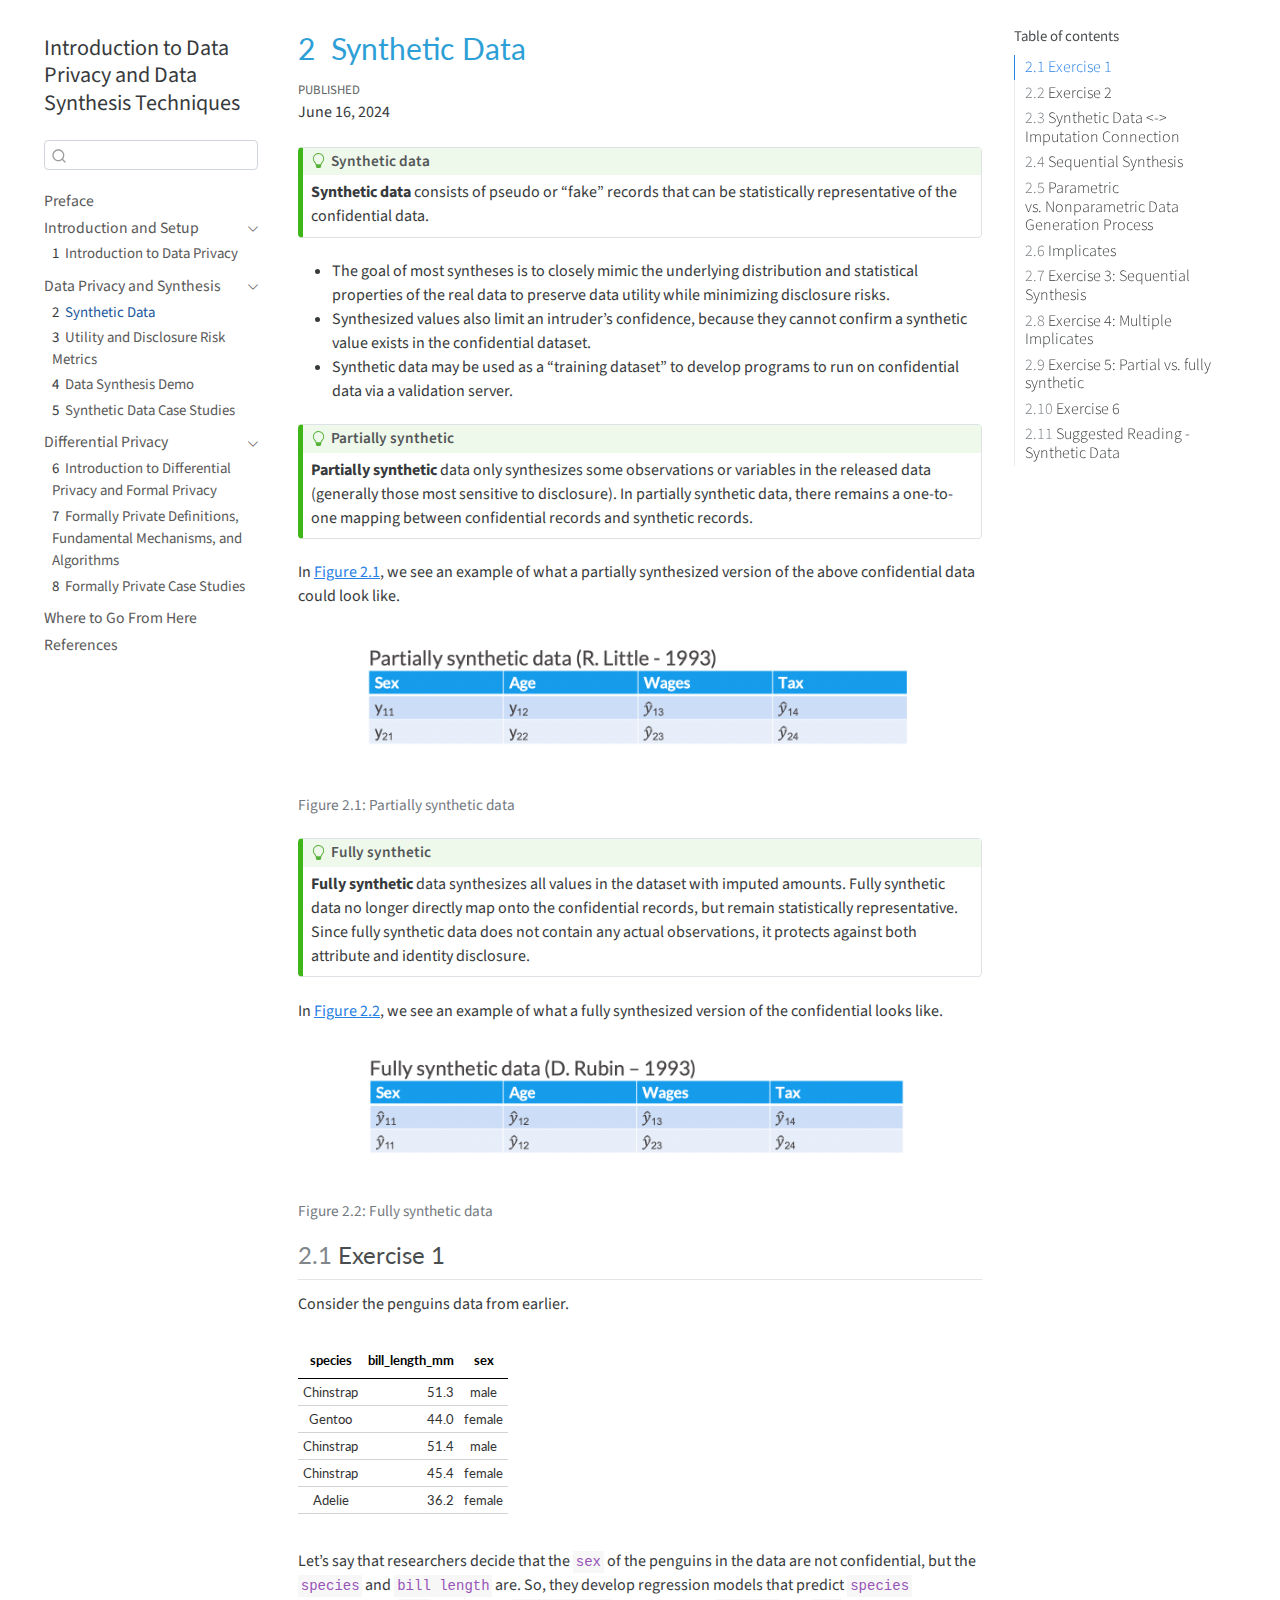
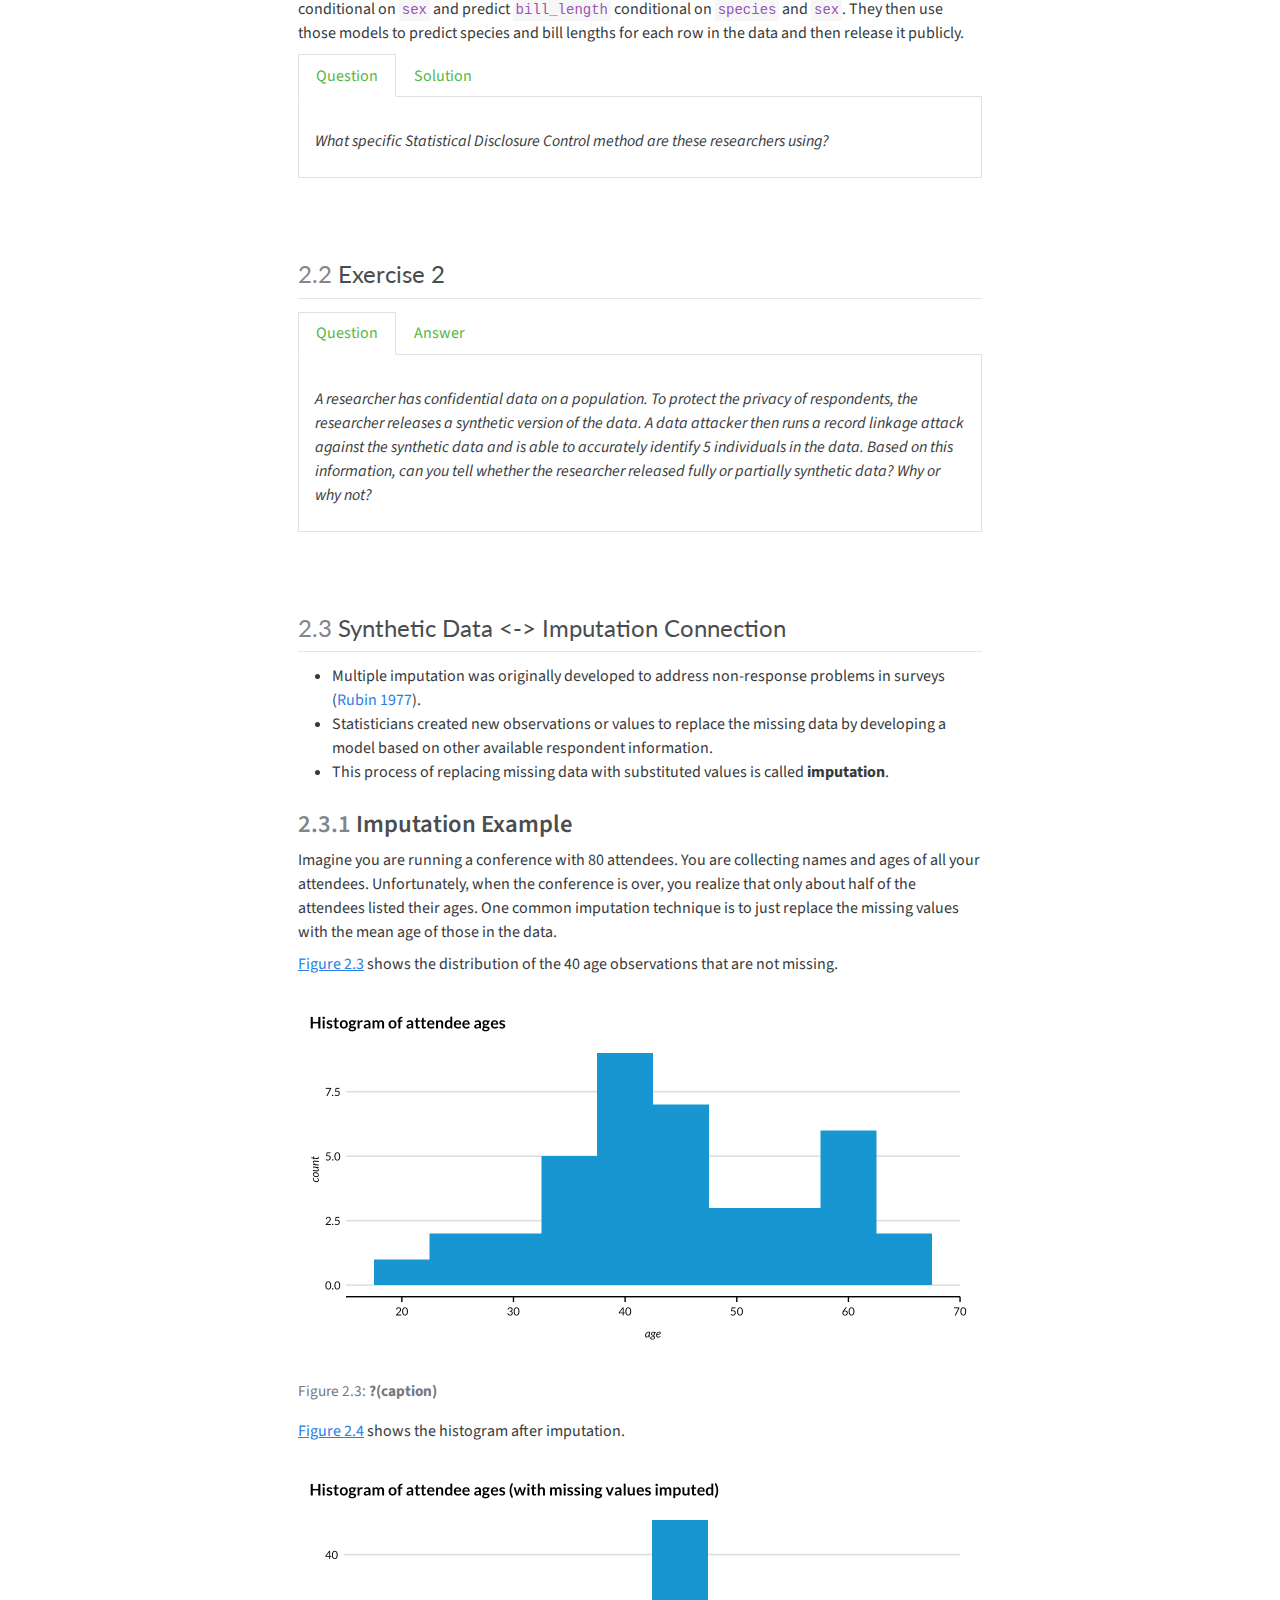
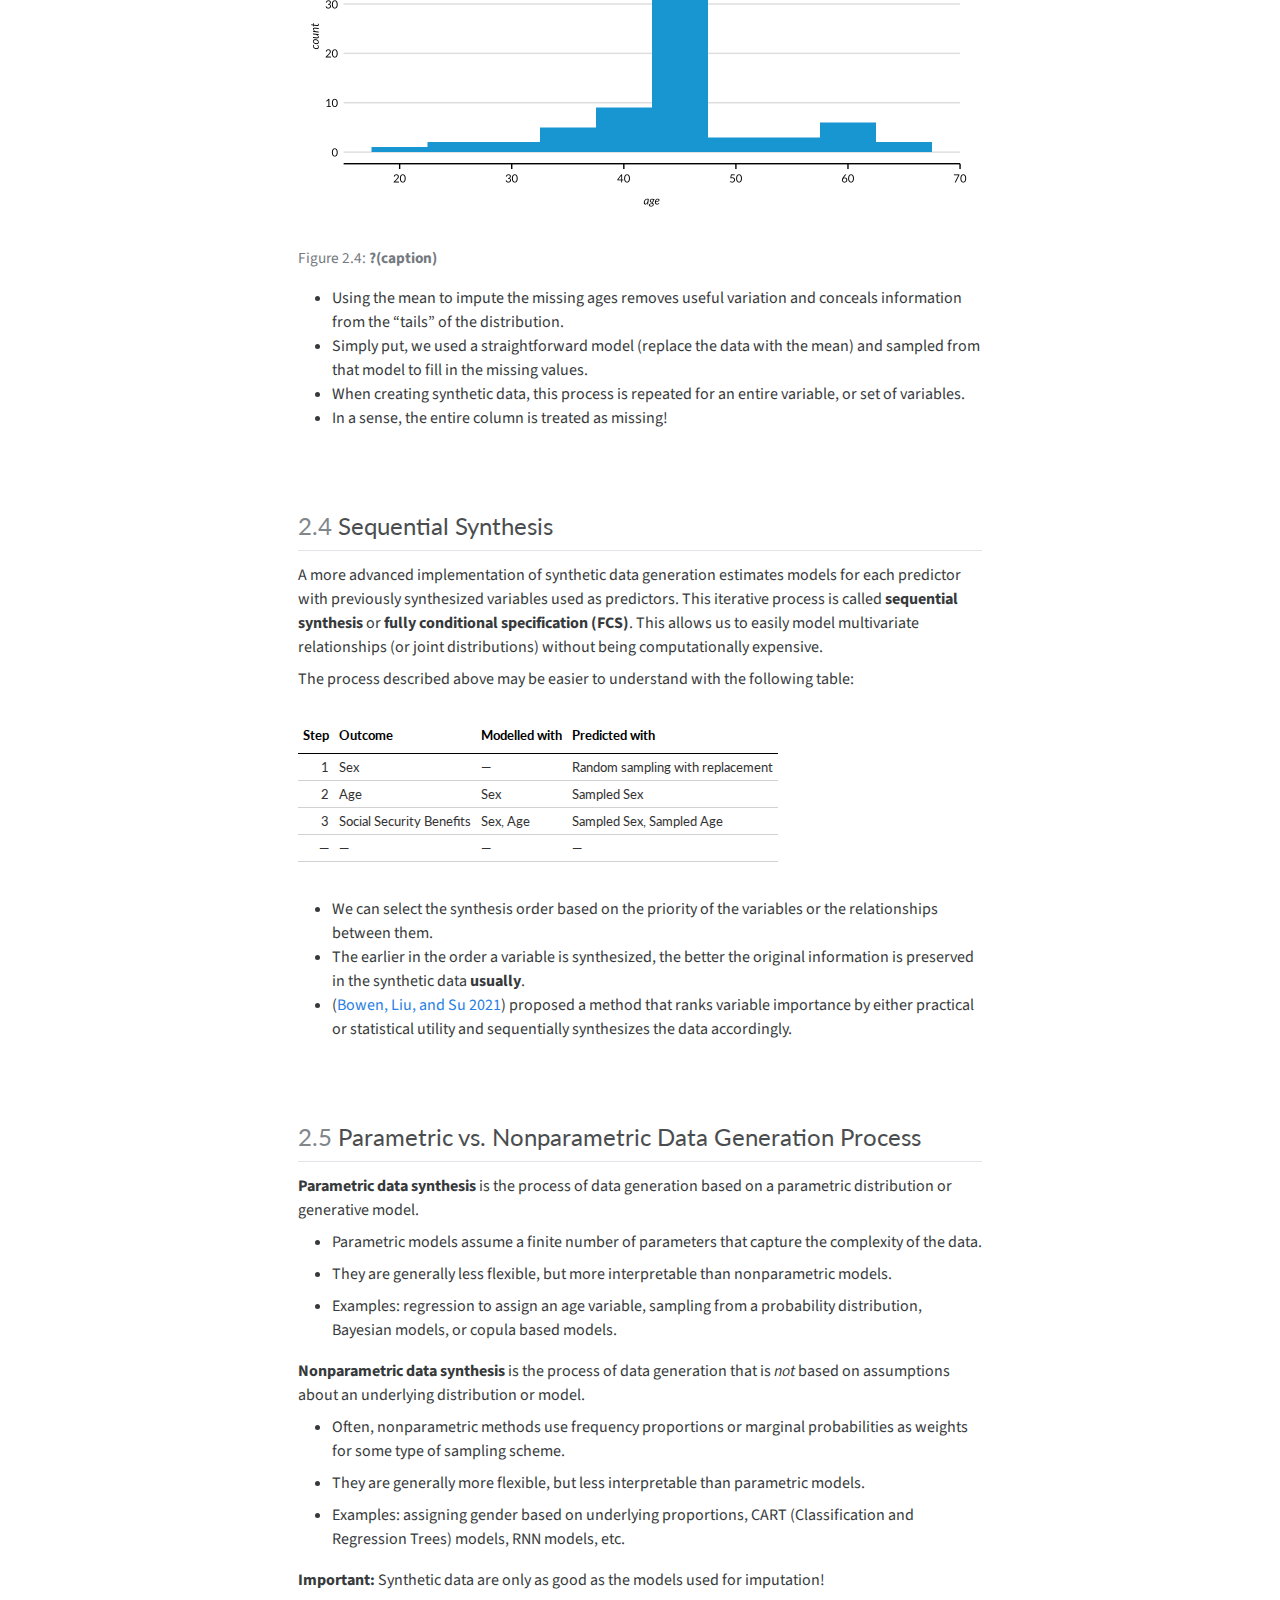
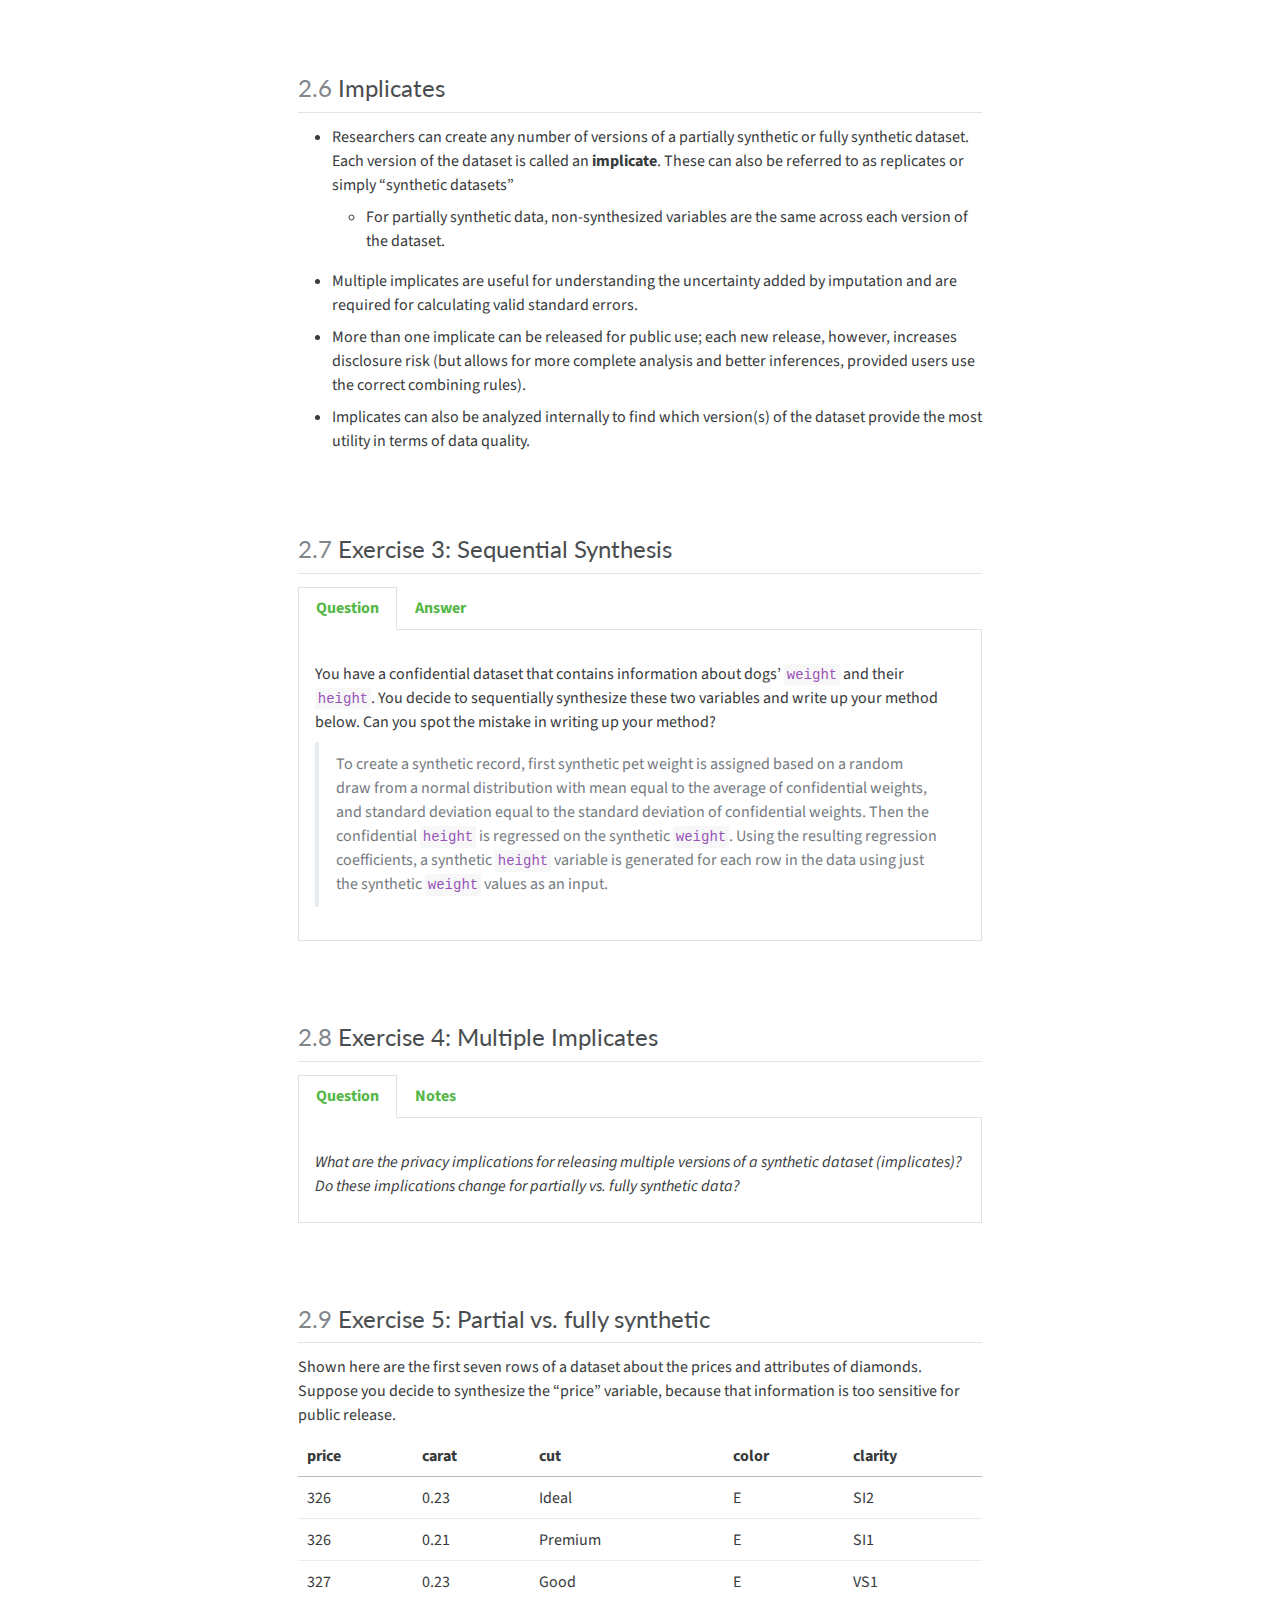
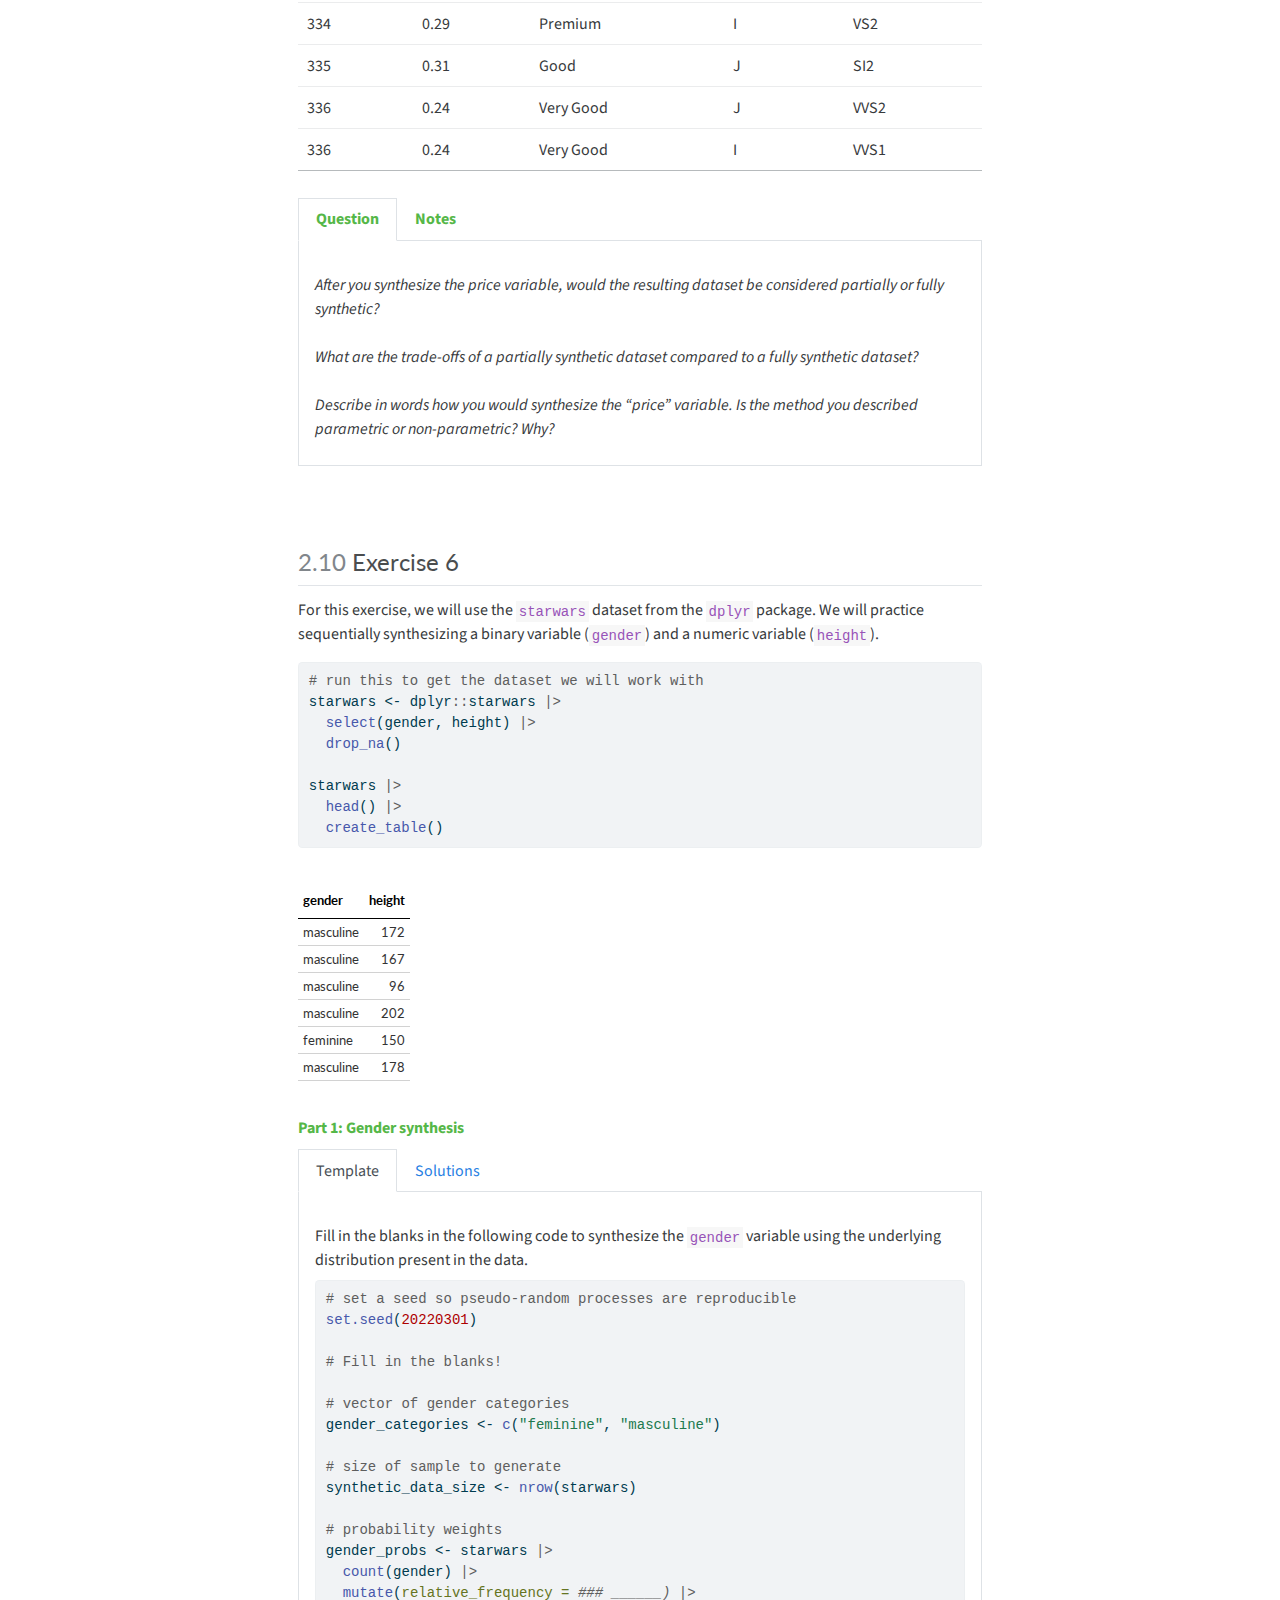
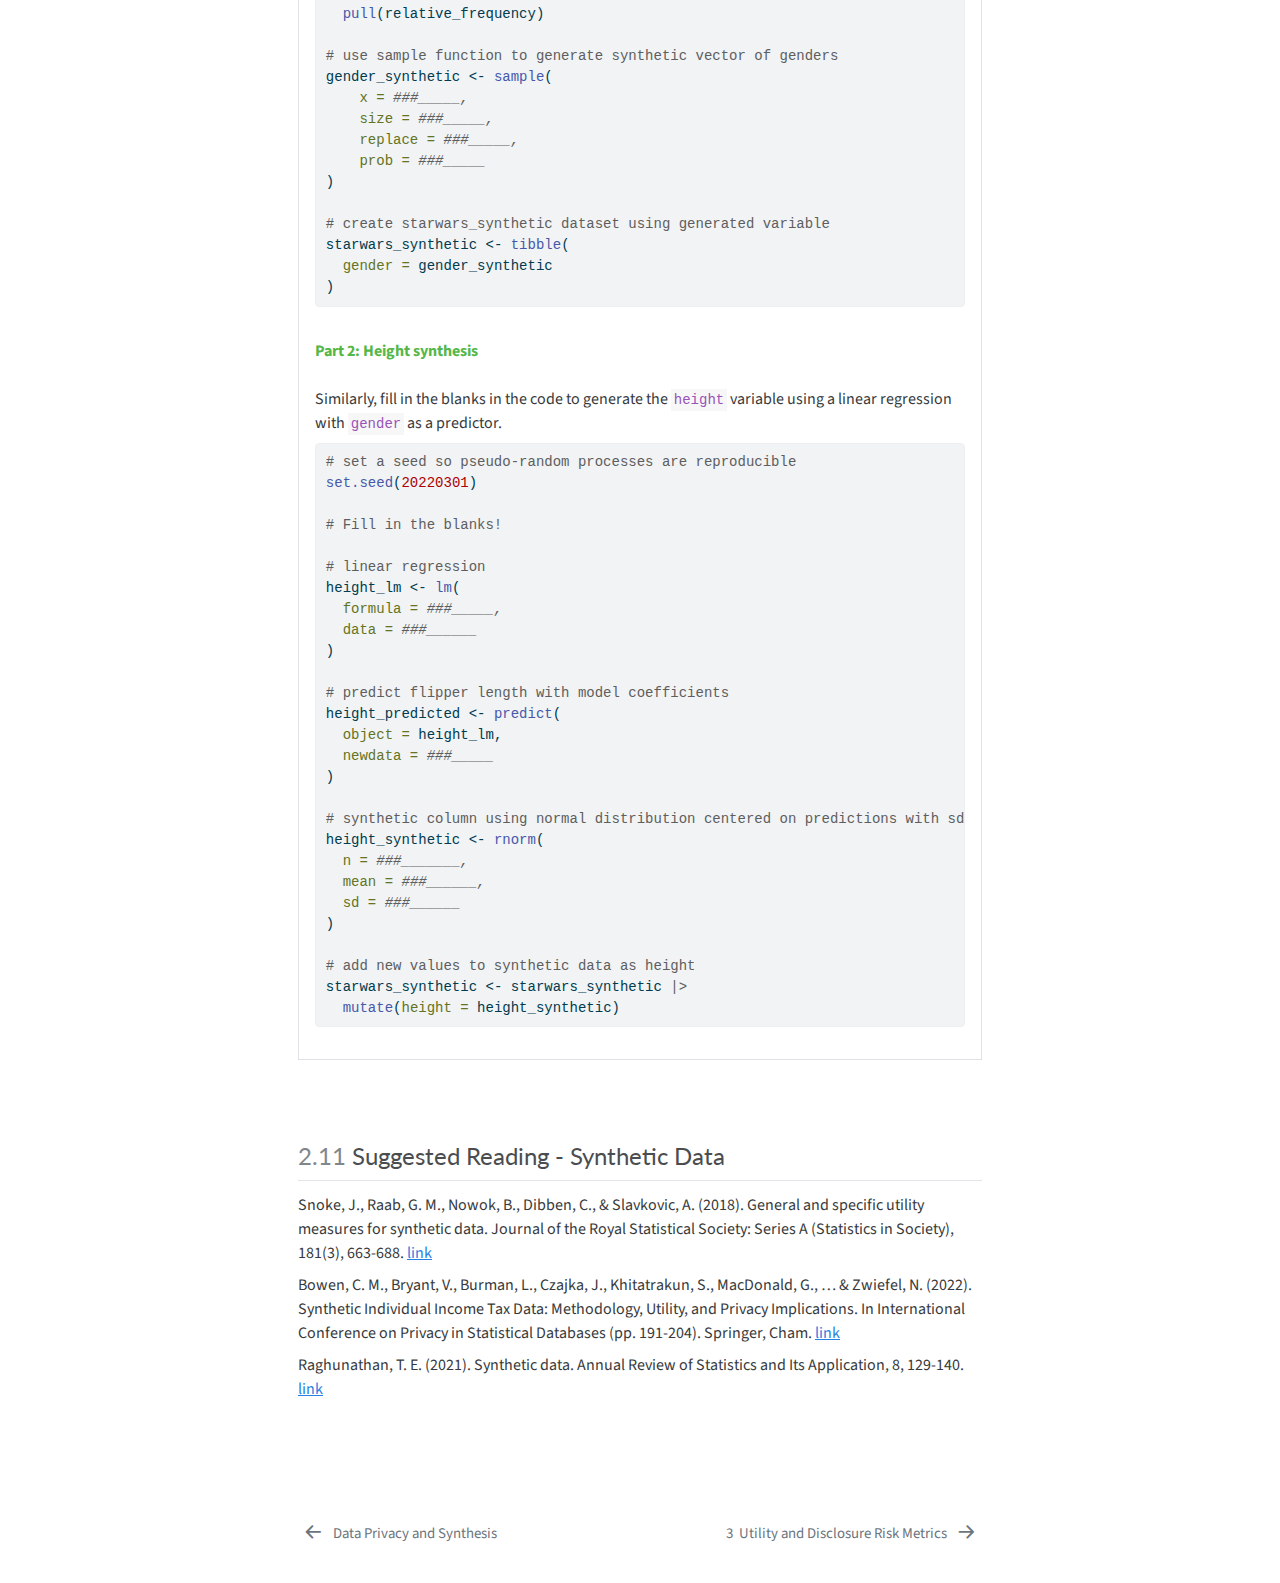
<file: docs/02_synthetic-data.html>
<!DOCTYPE html>
<html xmlns="http://www.w3.org/1999/xhtml" lang="en" xml:lang="en"><head>

<meta charset="utf-8">
<meta name="generator" content="quarto-1.3.433">

<meta name="viewport" content="width=device-width, initial-scale=1.0, user-scalable=yes">

<meta name="dcterms.date" content="2024-06-16">

<title>Introduction to Data Privacy and Data Synthesis Techniques - 2&nbsp; Synthetic Data</title>
<style>
code{white-space: pre-wrap;}
span.smallcaps{font-variant: small-caps;}
div.columns{display: flex; gap: min(4vw, 1.5em);}
div.column{flex: auto; overflow-x: auto;}
div.hanging-indent{margin-left: 1.5em; text-indent: -1.5em;}
ul.task-list{list-style: none;}
ul.task-list li input[type="checkbox"] {
  width: 0.8em;
  margin: 0 0.8em 0.2em -1em; /* quarto-specific, see https://github.com/quarto-dev/quarto-cli/issues/4556 */ 
  vertical-align: middle;
}
/* CSS for syntax highlighting */
pre > code.sourceCode { white-space: pre; position: relative; }
pre > code.sourceCode > span { display: inline-block; line-height: 1.25; }
pre > code.sourceCode > span:empty { height: 1.2em; }
.sourceCode { overflow: visible; }
code.sourceCode > span { color: inherit; text-decoration: inherit; }
div.sourceCode { margin: 1em 0; }
pre.sourceCode { margin: 0; }
@media screen {
div.sourceCode { overflow: auto; }
}
@media print {
pre > code.sourceCode { white-space: pre-wrap; }
pre > code.sourceCode > span { text-indent: -5em; padding-left: 5em; }
}
pre.numberSource code
  { counter-reset: source-line 0; }
pre.numberSource code > span
  { position: relative; left: -4em; counter-increment: source-line; }
pre.numberSource code > span > a:first-child::before
  { content: counter(source-line);
    position: relative; left: -1em; text-align: right; vertical-align: baseline;
    border: none; display: inline-block;
    -webkit-touch-callout: none; -webkit-user-select: none;
    -khtml-user-select: none; -moz-user-select: none;
    -ms-user-select: none; user-select: none;
    padding: 0 4px; width: 4em;
  }
pre.numberSource { margin-left: 3em;  padding-left: 4px; }
div.sourceCode
  {   }
@media screen {
pre > code.sourceCode > span > a:first-child::before { text-decoration: underline; }
}
/* CSS for citations */
div.csl-bib-body { }
div.csl-entry {
  clear: both;
}
.hanging-indent div.csl-entry {
  margin-left:2em;
  text-indent:-2em;
}
div.csl-left-margin {
  min-width:2em;
  float:left;
}
div.csl-right-inline {
  margin-left:2em;
  padding-left:1em;
}
div.csl-indent {
  margin-left: 2em;
}</style>


<script src="site_libs/quarto-nav/quarto-nav.js"></script>
<script src="site_libs/quarto-nav/headroom.min.js"></script>
<script src="site_libs/clipboard/clipboard.min.js"></script>
<script src="site_libs/quarto-search/autocomplete.umd.js"></script>
<script src="site_libs/quarto-search/fuse.min.js"></script>
<script src="site_libs/quarto-search/quarto-search.js"></script>
<meta name="quarto:offset" content="./">
<link href="./03_disclosure_utility_metrics.html" rel="next">
<link href="./b_data-privacy-and-synthetic-data.html" rel="prev">
<script src="site_libs/quarto-html/quarto.js"></script>
<script src="site_libs/quarto-html/popper.min.js"></script>
<script src="site_libs/quarto-html/tippy.umd.min.js"></script>
<script src="site_libs/quarto-html/anchor.min.js"></script>
<link href="site_libs/quarto-html/tippy.css" rel="stylesheet">
<link href="site_libs/quarto-html/quarto-syntax-highlighting.css" rel="stylesheet" id="quarto-text-highlighting-styles">
<script src="site_libs/bootstrap/bootstrap.min.js"></script>
<link href="site_libs/bootstrap/bootstrap-icons.css" rel="stylesheet">
<link href="site_libs/bootstrap/bootstrap.min.css" rel="stylesheet" id="quarto-bootstrap" data-mode="light">
<script id="quarto-search-options" type="application/json">{
  "location": "sidebar",
  "copy-button": false,
  "collapse-after": 3,
  "panel-placement": "start",
  "type": "textbox",
  "limit": 20,
  "language": {
    "search-no-results-text": "No results",
    "search-matching-documents-text": "matching documents",
    "search-copy-link-title": "Copy link to search",
    "search-hide-matches-text": "Hide additional matches",
    "search-more-match-text": "more match in this document",
    "search-more-matches-text": "more matches in this document",
    "search-clear-button-title": "Clear",
    "search-detached-cancel-button-title": "Cancel",
    "search-submit-button-title": "Submit",
    "search-label": "Search"
  }
}</script>


<link rel="stylesheet" href="www/styles.css">
</head>

<body class="nav-sidebar floating">

<div id="quarto-search-results"></div>
  <header id="quarto-header" class="headroom fixed-top">
  <nav class="quarto-secondary-nav">
    <div class="container-fluid d-flex">
      <button type="button" class="quarto-btn-toggle btn" data-bs-toggle="collapse" data-bs-target="#quarto-sidebar,#quarto-sidebar-glass" aria-controls="quarto-sidebar" aria-expanded="false" aria-label="Toggle sidebar navigation" onclick="if (window.quartoToggleHeadroom) { window.quartoToggleHeadroom(); }">
        <i class="bi bi-layout-text-sidebar-reverse"></i>
      </button>
      <nav class="quarto-page-breadcrumbs" aria-label="breadcrumb"><ol class="breadcrumb"><li class="breadcrumb-item"><a href="./b_data-privacy-and-synthetic-data.html">Data Privacy and Synthesis</a></li><li class="breadcrumb-item"><a href="./02_synthetic-data.html"><span class="chapter-number">2</span>&nbsp; <span class="chapter-title">Synthetic Data</span></a></li></ol></nav>
      <a class="flex-grow-1" role="button" data-bs-toggle="collapse" data-bs-target="#quarto-sidebar,#quarto-sidebar-glass" aria-controls="quarto-sidebar" aria-expanded="false" aria-label="Toggle sidebar navigation" onclick="if (window.quartoToggleHeadroom) { window.quartoToggleHeadroom(); }">      
      </a>
      <button type="button" class="btn quarto-search-button" aria-label="" onclick="window.quartoOpenSearch();">
        <i class="bi bi-search"></i>
      </button>
    </div>
  </nav>
</header>
<!-- content -->
<div id="quarto-content" class="quarto-container page-columns page-rows-contents page-layout-article">
<!-- sidebar -->
  <nav id="quarto-sidebar" class="sidebar collapse collapse-horizontal sidebar-navigation floating overflow-auto">
    <div class="pt-lg-2 mt-2 text-left sidebar-header">
    <div class="sidebar-title mb-0 py-0">
      <a href="./">Introduction to Data Privacy and Data Synthesis Techniques</a> 
    </div>
      </div>
        <div class="mt-2 flex-shrink-0 align-items-center">
        <div class="sidebar-search">
        <div id="quarto-search" class="" title="Search"></div>
        </div>
        </div>
    <div class="sidebar-menu-container"> 
    <ul class="list-unstyled mt-1">
        <li class="sidebar-item">
  <div class="sidebar-item-container"> 
  <a href="./index.html" class="sidebar-item-text sidebar-link">
 <span class="menu-text">Preface</span></a>
  </div>
</li>
        <li class="sidebar-item sidebar-item-section">
      <div class="sidebar-item-container"> 
            <a href="./a_intro.html" class="sidebar-item-text sidebar-link">
 <span class="menu-text">Introduction and Setup</span></a>
          <a class="sidebar-item-toggle text-start" data-bs-toggle="collapse" data-bs-target="#quarto-sidebar-section-1" aria-expanded="true" aria-label="Toggle section">
            <i class="bi bi-chevron-right ms-2"></i>
          </a> 
      </div>
      <ul id="quarto-sidebar-section-1" class="collapse list-unstyled sidebar-section depth1 show">  
          <li class="sidebar-item">
  <div class="sidebar-item-container"> 
  <a href="./01_introduction_to_data_privacy.html" class="sidebar-item-text sidebar-link">
 <span class="menu-text"><span class="chapter-number">1</span>&nbsp; <span class="chapter-title">Introduction to Data Privacy</span></span></a>
  </div>
</li>
      </ul>
  </li>
        <li class="sidebar-item sidebar-item-section">
      <div class="sidebar-item-container"> 
            <a href="./b_data-privacy-and-synthetic-data.html" class="sidebar-item-text sidebar-link">
 <span class="menu-text">Data Privacy and Synthesis</span></a>
          <a class="sidebar-item-toggle text-start" data-bs-toggle="collapse" data-bs-target="#quarto-sidebar-section-2" aria-expanded="true" aria-label="Toggle section">
            <i class="bi bi-chevron-right ms-2"></i>
          </a> 
      </div>
      <ul id="quarto-sidebar-section-2" class="collapse list-unstyled sidebar-section depth1 show">  
          <li class="sidebar-item">
  <div class="sidebar-item-container"> 
  <a href="./02_synthetic-data.html" class="sidebar-item-text sidebar-link active">
 <span class="menu-text"><span class="chapter-number">2</span>&nbsp; <span class="chapter-title">Synthetic Data</span></span></a>
  </div>
</li>
          <li class="sidebar-item">
  <div class="sidebar-item-container"> 
  <a href="./03_disclosure_utility_metrics.html" class="sidebar-item-text sidebar-link">
 <span class="menu-text"><span class="chapter-number">3</span>&nbsp; <span class="chapter-title">Utility and Disclosure Risk Metrics</span></span></a>
  </div>
</li>
          <li class="sidebar-item">
  <div class="sidebar-item-container"> 
  <a href="./04_synthesis-demo.html" class="sidebar-item-text sidebar-link">
 <span class="menu-text"><span class="chapter-number">4</span>&nbsp; <span class="chapter-title">Data Synthesis Demo</span></span></a>
  </div>
</li>
          <li class="sidebar-item">
  <div class="sidebar-item-container"> 
  <a href="./05_synthetic-data-case-studies.html" class="sidebar-item-text sidebar-link">
 <span class="menu-text"><span class="chapter-number">5</span>&nbsp; <span class="chapter-title">Synthetic Data Case Studies</span></span></a>
  </div>
</li>
      </ul>
  </li>
        <li class="sidebar-item sidebar-item-section">
      <div class="sidebar-item-container"> 
            <a href="./c_differential-privacy.html" class="sidebar-item-text sidebar-link">
 <span class="menu-text">Differential Privacy</span></a>
          <a class="sidebar-item-toggle text-start" data-bs-toggle="collapse" data-bs-target="#quarto-sidebar-section-3" aria-expanded="true" aria-label="Toggle section">
            <i class="bi bi-chevron-right ms-2"></i>
          </a> 
      </div>
      <ul id="quarto-sidebar-section-3" class="collapse list-unstyled sidebar-section depth1 show">  
          <li class="sidebar-item">
  <div class="sidebar-item-container"> 
  <a href="./06_introduction_to_differential_privacy.html" class="sidebar-item-text sidebar-link">
 <span class="menu-text"><span class="chapter-number">6</span>&nbsp; <span class="chapter-title">Introduction to Differential Privacy and Formal Privacy</span></span></a>
  </div>
</li>
          <li class="sidebar-item">
  <div class="sidebar-item-container"> 
  <a href="./07_differential_privacy_details.html" class="sidebar-item-text sidebar-link">
 <span class="menu-text"><span class="chapter-number">7</span>&nbsp; <span class="chapter-title">Formally Private Definitions, Fundamental Mechanisms, and Algorithms</span></span></a>
  </div>
</li>
          <li class="sidebar-item">
  <div class="sidebar-item-container"> 
  <a href="./08_differential_privacy_case_studies.html" class="sidebar-item-text sidebar-link">
 <span class="menu-text"><span class="chapter-number">8</span>&nbsp; <span class="chapter-title">Formally Private Case Studies</span></span></a>
  </div>
</li>
      </ul>
  </li>
        <li class="sidebar-item">
  <div class="sidebar-item-container"> 
  <a href="./d_where-to-go.html" class="sidebar-item-text sidebar-link">
 <span class="menu-text">Where to Go From Here</span></a>
  </div>
</li>
        <li class="sidebar-item">
  <div class="sidebar-item-container"> 
  <a href="./references.html" class="sidebar-item-text sidebar-link">
 <span class="menu-text">References</span></a>
  </div>
</li>
    </ul>
    </div>
</nav>
<div id="quarto-sidebar-glass" data-bs-toggle="collapse" data-bs-target="#quarto-sidebar,#quarto-sidebar-glass"></div>
<!-- margin-sidebar -->
    <div id="quarto-margin-sidebar" class="sidebar margin-sidebar">
        <nav id="TOC" role="doc-toc" class="toc-active">
    <h2 id="toc-title">Table of contents</h2>
   
  <ul>
  <li><a href="#exercise-1" id="toc-exercise-1" class="nav-link active" data-scroll-target="#exercise-1"><span class="header-section-number">2.1</span> Exercise 1</a></li>
  <li><a href="#exercise-2" id="toc-exercise-2" class="nav-link" data-scroll-target="#exercise-2"><span class="header-section-number">2.2</span> Exercise 2</a></li>
  <li><a href="#synthetic-data---imputation-connection" id="toc-synthetic-data---imputation-connection" class="nav-link" data-scroll-target="#synthetic-data---imputation-connection"><span class="header-section-number">2.3</span> Synthetic Data &lt;-&gt; Imputation Connection</a>
  <ul class="collapse">
  <li><a href="#imputation-example" id="toc-imputation-example" class="nav-link" data-scroll-target="#imputation-example"><span class="header-section-number">2.3.1</span> Imputation Example</a></li>
  </ul></li>
  <li><a href="#sequential-synthesis" id="toc-sequential-synthesis" class="nav-link" data-scroll-target="#sequential-synthesis"><span class="header-section-number">2.4</span> Sequential Synthesis</a></li>
  <li><a href="#parametric-vs.-nonparametric-data-generation-process" id="toc-parametric-vs.-nonparametric-data-generation-process" class="nav-link" data-scroll-target="#parametric-vs.-nonparametric-data-generation-process"><span class="header-section-number">2.5</span> Parametric vs.&nbsp;Nonparametric Data Generation Process</a></li>
  <li><a href="#implicates" id="toc-implicates" class="nav-link" data-scroll-target="#implicates"><span class="header-section-number">2.6</span> Implicates</a></li>
  <li><a href="#exercise-3-sequential-synthesis" id="toc-exercise-3-sequential-synthesis" class="nav-link" data-scroll-target="#exercise-3-sequential-synthesis"><span class="header-section-number">2.7</span> Exercise 3: Sequential Synthesis</a></li>
  <li><a href="#exercise-4-multiple-implicates" id="toc-exercise-4-multiple-implicates" class="nav-link" data-scroll-target="#exercise-4-multiple-implicates"><span class="header-section-number">2.8</span> Exercise 4: Multiple Implicates</a></li>
  <li><a href="#exercise-5-partial-vs.-fully-synthetic" id="toc-exercise-5-partial-vs.-fully-synthetic" class="nav-link" data-scroll-target="#exercise-5-partial-vs.-fully-synthetic"><span class="header-section-number">2.9</span> Exercise 5: Partial vs.&nbsp;fully synthetic</a></li>
  <li><a href="#exercise-6" id="toc-exercise-6" class="nav-link" data-scroll-target="#exercise-6"><span class="header-section-number">2.10</span> Exercise 6</a></li>
  <li><a href="#suggested-reading---synthetic-data" id="toc-suggested-reading---synthetic-data" class="nav-link" data-scroll-target="#suggested-reading---synthetic-data"><span class="header-section-number">2.11</span> Suggested Reading - Synthetic Data</a></li>
  </ul>
</nav>
    </div>
<!-- main -->
<main class="content" id="quarto-document-content">

<header id="title-block-header" class="quarto-title-block default">
<div class="quarto-title">
<h1 class="title"><span class="chapter-number">2</span>&nbsp; <span class="chapter-title">Synthetic Data</span></h1>
</div>



<div class="quarto-title-meta">

    
    <div>
    <div class="quarto-title-meta-heading">Published</div>
    <div class="quarto-title-meta-contents">
      <p class="date">June 16, 2024</p>
    </div>
  </div>
  
    
  </div>
  

</header>

<style>
@import url('https://fonts.googleapis.com/css?family=Lato&display=swap');
</style>
<div class="callout callout-style-default callout-tip callout-titled">
<div class="callout-header d-flex align-content-center">
<div class="callout-icon-container">
<i class="callout-icon"></i>
</div>
<div class="callout-title-container flex-fill">
Synthetic data
</div>
</div>
<div class="callout-body-container callout-body">
<p><strong>Synthetic data</strong> consists of pseudo or “fake” records that can be statistically representative of the confidential data.</p>
</div>
</div>
<ul>
<li>The goal of most syntheses is to closely mimic the underlying distribution and statistical properties of the real data to preserve data utility while minimizing disclosure risks.</li>
<li>Synthesized values also limit an intruder’s confidence, because they cannot confirm a synthetic value exists in the confidential dataset.</li>
<li>Synthetic data may be used as a “training dataset” to develop programs to run on confidential data via a validation server.</li>
</ul>
<div class="callout callout-style-default callout-tip callout-titled">
<div class="callout-header d-flex align-content-center">
<div class="callout-icon-container">
<i class="callout-icon"></i>
</div>
<div class="callout-title-container flex-fill">
Partially synthetic
</div>
</div>
<div class="callout-body-container callout-body">
<p><strong>Partially synthetic</strong> data only synthesizes some observations or variables in the released data (generally those most sensitive to disclosure). In partially synthetic data, there remains a one-to-one mapping between confidential records and synthetic records.</p>
</div>
</div>
<p>In <a href="#fig-partial">Figure&nbsp;<span>2.1</span></a>, we see an example of what a partially synthesized version of the above confidential data could look like.</p>
<div id="fig-partial" class="quarto-figure quarto-figure-center anchored">
<figure class="figure">
<p><img src="www/images/partially-synthetic-data.png" class="img-fluid figure-img" width="550"></p>
<figcaption class="figure-caption">Figure&nbsp;2.1: Partially synthetic data</figcaption>
</figure>
</div>
<div class="callout callout-style-default callout-tip callout-titled">
<div class="callout-header d-flex align-content-center">
<div class="callout-icon-container">
<i class="callout-icon"></i>
</div>
<div class="callout-title-container flex-fill">
Fully synthetic
</div>
</div>
<div class="callout-body-container callout-body">
<p><strong>Fully synthetic</strong> data synthesizes all values in the dataset with imputed amounts. Fully synthetic data no longer directly map onto the confidential records, but remain statistically representative. Since fully synthetic data does not contain any actual observations, it protects against both attribute and identity disclosure.</p>
</div>
</div>
<p>In <a href="#fig-fully">Figure&nbsp;<span>2.2</span></a>, we see an example of what a fully synthesized version of the confidential looks like.</p>
<div id="fig-fully" class="quarto-figure quarto-figure-center anchored">
<figure class="figure">
<p><img src="www/images/fully-synthetic-data.png" class="img-fluid figure-img" width="550"></p>
<figcaption class="figure-caption">Figure&nbsp;2.2: Fully synthetic data</figcaption>
</figure>
</div>
<section id="exercise-1" class="level2" data-number="2.1">
<h2 data-number="2.1" class="anchored" data-anchor-id="exercise-1"><span class="header-section-number">2.1</span> Exercise 1</h2>
<p>Consider the penguins data from earlier.</p>
<div class="cell">
<div class="cell-output-display">

<div id="urban_table" style="padding-left:0px;padding-right:0px;padding-top:10px;padding-bottom:10px;overflow-x:auto;overflow-y:auto;width:auto;height:auto;">
<style>@import url("https://fonts.googleapis.com/css2?family=Lato:ital,wght@0,100;0,200;0,300;0,400;0,500;0,600;0,700;0,800;0,900;1,100;1,200;1,300;1,400;1,500;1,600;1,700;1,800;1,900&display=swap");
#urban_table table {
  font-family: Lato, system-ui, 'Segoe UI', Roboto, Helvetica, Arial, sans-serif, 'Apple Color Emoji', 'Segoe UI Emoji', 'Segoe UI Symbol', 'Noto Color Emoji';
  -webkit-font-smoothing: antialiased;
  -moz-osx-font-smoothing: grayscale;
}

#urban_table thead, #urban_table tbody, #urban_table tfoot, #urban_table tr, #urban_table td, #urban_table th {
  border-style: none;
}

#urban_table p {
  margin: 0;
  padding: 0;
}

#urban_table .gt_table {
  display: table;
  border-collapse: collapse;
  line-height: normal;
  margin-left: 0;
  margin-right: auto;
  color: #333333;
  font-size: 13px;
  font-weight: normal;
  font-style: normal;
  background-color: #FFFFFF;
  width: auto;
  border-top-style: hidden;
  border-top-width: 2px;
  border-top-color: #A8A8A8;
  border-right-style: none;
  border-right-width: 2px;
  border-right-color: #D3D3D3;
  border-bottom-style: transparent;
  border-bottom-width: 2px;
  border-bottom-color: #A8A8A8;
  border-left-style: none;
  border-left-width: 2px;
  border-left-color: #D3D3D3;
}

#urban_table .gt_caption {
  padding-top: 4px;
  padding-bottom: 4px;
}

#urban_table .gt_title {
  color: #333333;
  font-size: 13px;
  font-weight: initial;
  padding-top: 4px;
  padding-bottom: 4px;
  padding-left: 5px;
  padding-right: 5px;
  border-bottom-color: #FFFFFF;
  border-bottom-width: 0;
}

#urban_table .gt_subtitle {
  color: #333333;
  font-size: 13px;
  font-weight: initial;
  padding-top: 3px;
  padding-bottom: 5px;
  padding-left: 5px;
  padding-right: 5px;
  border-top-color: #FFFFFF;
  border-top-width: 0;
}

#urban_table .gt_heading {
  background-color: #FFFFFF;
  text-align: left;
  border-bottom-color: #FFFFFF;
  border-left-style: none;
  border-left-width: 1px;
  border-left-color: #D3D3D3;
  border-right-style: none;
  border-right-width: 1px;
  border-right-color: #D3D3D3;
}

#urban_table .gt_bottom_border {
  border-bottom-style: hidden;
  border-bottom-width: 2px;
  border-bottom-color: #D3D3D3;
}

#urban_table .gt_col_headings {
  border-top-style: solid;
  border-top-width: 2px;
  border-top-color: #D3D3D3;
  border-bottom-style: solid;
  border-bottom-width: 1px;
  border-bottom-color: #000000;
  border-left-style: none;
  border-left-width: 1px;
  border-left-color: #D3D3D3;
  border-right-style: none;
  border-right-width: 1px;
  border-right-color: #D3D3D3;
}

#urban_table .gt_col_heading {
  color: #333333;
  background-color: #FFFFFF;
  font-size: 13px;
  font-weight: normal;
  text-transform: inherit;
  border-left-style: none;
  border-left-width: 1px;
  border-left-color: #D3D3D3;
  border-right-style: none;
  border-right-width: 1px;
  border-right-color: #D3D3D3;
  vertical-align: bottom;
  padding-top: 5px;
  padding-bottom: 6px;
  padding-left: 5px;
  padding-right: 5px;
  overflow-x: hidden;
}

#urban_table .gt_column_spanner_outer {
  color: #333333;
  background-color: #FFFFFF;
  font-size: 13px;
  font-weight: normal;
  text-transform: inherit;
  padding-top: 0;
  padding-bottom: 0;
  padding-left: 4px;
  padding-right: 4px;
}

#urban_table .gt_column_spanner_outer:first-child {
  padding-left: 0;
}

#urban_table .gt_column_spanner_outer:last-child {
  padding-right: 0;
}

#urban_table .gt_column_spanner {
  border-bottom-style: solid;
  border-bottom-width: 1px;
  border-bottom-color: #000000;
  vertical-align: bottom;
  padding-top: 5px;
  padding-bottom: 5px;
  overflow-x: hidden;
  display: inline-block;
  width: 100%;
}

#urban_table .gt_spanner_row {
  border-bottom-style: hidden;
}

#urban_table .gt_group_heading {
  padding-top: 8px;
  padding-bottom: 8px;
  padding-left: 5px;
  padding-right: 5px;
  color: #333333;
  background-color: #FFFFFF;
  font-size: 13px;
  font-weight: initial;
  text-transform: inherit;
  border-top-style: transparent;
  border-top-width: 2px;
  border-top-color: #D3D3D3;
  border-bottom-style: hidden;
  border-bottom-width: 2px;
  border-bottom-color: #D3D3D3;
  border-left-style: none;
  border-left-width: 1px;
  border-left-color: #D3D3D3;
  border-right-style: none;
  border-right-width: 1px;
  border-right-color: #D3D3D3;
  vertical-align: middle;
  text-align: left;
}

#urban_table .gt_empty_group_heading {
  padding: 0.5px;
  color: #333333;
  background-color: #FFFFFF;
  font-size: 13px;
  font-weight: initial;
  border-top-style: transparent;
  border-top-width: 2px;
  border-top-color: #D3D3D3;
  border-bottom-style: hidden;
  border-bottom-width: 2px;
  border-bottom-color: #D3D3D3;
  vertical-align: middle;
}

#urban_table .gt_from_md > :first-child {
  margin-top: 0;
}

#urban_table .gt_from_md > :last-child {
  margin-bottom: 0;
}

#urban_table .gt_row {
  padding-top: 8px;
  padding-bottom: 8px;
  padding-left: 5px;
  padding-right: 5px;
  margin: 10px;
  border-top-style: solid;
  border-top-width: 1px;
  border-top-color: #D3D3D3;
  border-left-style: none;
  border-left-width: 1px;
  border-left-color: #D3D3D3;
  border-right-style: none;
  border-right-width: 1px;
  border-right-color: #D3D3D3;
  vertical-align: middle;
  overflow-x: hidden;
}

#urban_table .gt_stub {
  color: #333333;
  background-color: #FFFFFF;
  font-size: 100%;
  font-weight: initial;
  text-transform: inherit;
  border-right-style: dashed;
  border-right-width: 2px;
  border-right-color: #D3D3D3;
  padding-left: 5px;
  padding-right: 5px;
}

#urban_table .gt_stub_row_group {
  color: #333333;
  background-color: #FFFFFF;
  font-size: 100%;
  font-weight: initial;
  text-transform: inherit;
  border-right-style: solid;
  border-right-width: 2px;
  border-right-color: #D3D3D3;
  padding-left: 5px;
  padding-right: 5px;
  vertical-align: top;
}

#urban_table .gt_row_group_first td {
  border-top-width: 2px;
}

#urban_table .gt_row_group_first th {
  border-top-width: 2px;
}

#urban_table .gt_summary_row {
  color: #333333;
  background-color: #FFFFFF;
  text-transform: inherit;
  padding-top: 8px;
  padding-bottom: 8px;
  padding-left: 5px;
  padding-right: 5px;
}

#urban_table .gt_first_summary_row {
  border-top-style: solid;
  border-top-color: #D3D3D3;
}

#urban_table .gt_first_summary_row.thick {
  border-top-width: 2px;
}

#urban_table .gt_last_summary_row {
  padding-top: 8px;
  padding-bottom: 8px;
  padding-left: 5px;
  padding-right: 5px;
  border-bottom-style: solid;
  border-bottom-width: 2px;
  border-bottom-color: #D3D3D3;
}

#urban_table .gt_grand_summary_row {
  color: #333333;
  background-color: #FFFFFF;
  text-transform: inherit;
  padding-top: 8px;
  padding-bottom: 8px;
  padding-left: 5px;
  padding-right: 5px;
}

#urban_table .gt_first_grand_summary_row {
  padding-top: 8px;
  padding-bottom: 8px;
  padding-left: 5px;
  padding-right: 5px;
  border-top-style: double;
  border-top-width: 6px;
  border-top-color: #D3D3D3;
}

#urban_table .gt_last_grand_summary_row_top {
  padding-top: 8px;
  padding-bottom: 8px;
  padding-left: 5px;
  padding-right: 5px;
  border-bottom-style: double;
  border-bottom-width: 6px;
  border-bottom-color: #D3D3D3;
}

#urban_table .gt_striped {
  background-color: rgba(128, 128, 128, 0.05);
}

#urban_table .gt_table_body {
  border-top-style: transparent;
  border-top-width: 2px;
  border-top-color: #D3D3D3;
  border-bottom-style: transparent;
  border-bottom-width: 2px;
  border-bottom-color: #D3D3D3;
}

#urban_table .gt_footnotes {
  color: #333333;
  background-color: #FFFFFF;
  border-bottom-style: none;
  border-bottom-width: 2px;
  border-bottom-color: #D3D3D3;
  border-left-style: none;
  border-left-width: 2px;
  border-left-color: #D3D3D3;
  border-right-style: none;
  border-right-width: 2px;
  border-right-color: #D3D3D3;
}

#urban_table .gt_footnote {
  margin: 0px;
  font-size: 13px;
  padding-top: 4px;
  padding-bottom: 4px;
  padding-left: 5px;
  padding-right: 5px;
}

#urban_table .gt_sourcenotes {
  color: #333333;
  background-color: #FFFFFF;
  border-bottom-style: none;
  border-bottom-width: 2px;
  border-bottom-color: #D3D3D3;
  border-left-style: none;
  border-left-width: 2px;
  border-left-color: #D3D3D3;
  border-right-style: none;
  border-right-width: 2px;
  border-right-color: #D3D3D3;
}

#urban_table .gt_sourcenote {
  font-size: 13px;
  padding-top: 4px;
  padding-bottom: 4px;
  padding-left: 5px;
  padding-right: 5px;
}

#urban_table .gt_left {
  text-align: left;
}

#urban_table .gt_center {
  text-align: center;
}

#urban_table .gt_right {
  text-align: right;
  font-variant-numeric: tabular-nums;
}

#urban_table .gt_font_normal {
  font-weight: normal;
}

#urban_table .gt_font_bold {
  font-weight: bold;
}

#urban_table .gt_font_italic {
  font-style: italic;
}

#urban_table .gt_super {
  font-size: 65%;
}

#urban_table .gt_footnote_marks {
  font-size: 75%;
  vertical-align: 0.4em;
  position: initial;
}

#urban_table .gt_asterisk {
  font-size: 100%;
  vertical-align: 0;
}

#urban_table .gt_indent_1 {
  text-indent: 5px;
}

#urban_table .gt_indent_2 {
  text-indent: 10px;
}

#urban_table .gt_indent_3 {
  text-indent: 15px;
}

#urban_table .gt_indent_4 {
  text-indent: 20px;
}

#urban_table .gt_indent_5 {
  text-indent: 25px;
}

#urban_table .gt_row {
  padding: 5px 5px 5px 5px;
}

#urban_table .gt_sourcenote {
  padding: 16px 0px 0px 0px;
}

#urban_table .gt_footnote {
  padding: 16px 0px 0px 0px;
}

#urban_table .gt_subtitle {
  padding: 0px 0px 2px 0px;
}

#urban_table .gt_col_heading {
  padding: 10px 5px 10px 5px;
}

#urban_table .gt_col_headings {
  padding: 0px 0px 0px 0px;
  border-top-width: 0px;
}

#urban_table .gt_group_heading {
  padding: 15px 0px 0px 0px;
}

#urban_table .gt_stub {
  border-bottom-width: 1px;
  border-bottom-style: solid;
  border-bottom-color: #d2d2d2;
  border-top-color: black;
  text-align: left;
}

#urban_table .gt_grand_summary_row {
  border-bottom-width: 1px;
  border-top-width: 1px;
  border-bottom-style: solid;
  border-bottom-color: #d2d2d2;
  border-top-color: #d2d2d2;
}

#urban_table .gt_summary_row {
  border-bottom-width: 1px;
  border-top-width: 1px;
  border-bottom-style: solid;
  border-bottom-color: #d2d2d2;
}

#urban_table .gt_column_spanner {
  padding-top: 10px;
  padding-bottom: 10px;
}
</style>
<table class="gt_table" data-quarto-disable-processing="false" data-quarto-bootstrap="false">
  <thead>
    <tr class="gt_heading">
      <td colspan="3" class="gt_heading gt_title gt_font_normal gt_bottom_border" style="color: #696969; text-align: left; font-weight: normal; text-transform: uppercase;"></td>
    </tr>
    
    <tr class="gt_col_headings">
      <th class="gt_col_heading gt_columns_bottom_border gt_center" rowspan="1" colspan="1" style="color: #000000; font-size: 13px; font-weight: bold;" scope="col" id="species">species</th>
      <th class="gt_col_heading gt_columns_bottom_border gt_right" rowspan="1" colspan="1" style="color: #000000; font-size: 13px; font-weight: bold;" scope="col" id="bill_length_mm">bill_length_mm</th>
      <th class="gt_col_heading gt_columns_bottom_border gt_center" rowspan="1" colspan="1" style="color: #000000; font-size: 13px; font-weight: bold;" scope="col" id="sex">sex</th>
    </tr>
  </thead>
  <tbody class="gt_table_body">
    <tr><td headers="species" class="gt_row gt_center" style="border-bottom-width: 1px; border-bottom-style: solid; border-bottom-color: #d2d2d2; border-top-width: 0px; border-top-style: solid; border-top-color: #d2d2d2;">Chinstrap</td>
<td headers="bill_length_mm" class="gt_row gt_right" style="border-bottom-width: 1px; border-bottom-style: solid; border-bottom-color: #d2d2d2; border-top-width: 0px; border-top-style: solid; border-top-color: #d2d2d2;">51.3</td>
<td headers="sex" class="gt_row gt_center" style="border-bottom-width: 1px; border-bottom-style: solid; border-bottom-color: #d2d2d2; border-top-width: 0px; border-top-style: solid; border-top-color: #d2d2d2;">male</td></tr>
    <tr><td headers="species" class="gt_row gt_center" style="border-bottom-width: 1px; border-bottom-style: solid; border-bottom-color: #d2d2d2; border-top-width: 0px; border-top-style: solid; border-top-color: #d2d2d2;">Gentoo</td>
<td headers="bill_length_mm" class="gt_row gt_right" style="border-bottom-width: 1px; border-bottom-style: solid; border-bottom-color: #d2d2d2; border-top-width: 0px; border-top-style: solid; border-top-color: #d2d2d2;">44.0</td>
<td headers="sex" class="gt_row gt_center" style="border-bottom-width: 1px; border-bottom-style: solid; border-bottom-color: #d2d2d2; border-top-width: 0px; border-top-style: solid; border-top-color: #d2d2d2;">female</td></tr>
    <tr><td headers="species" class="gt_row gt_center" style="border-bottom-width: 1px; border-bottom-style: solid; border-bottom-color: #d2d2d2; border-top-width: 0px; border-top-style: solid; border-top-color: #d2d2d2;">Chinstrap</td>
<td headers="bill_length_mm" class="gt_row gt_right" style="border-bottom-width: 1px; border-bottom-style: solid; border-bottom-color: #d2d2d2; border-top-width: 0px; border-top-style: solid; border-top-color: #d2d2d2;">51.4</td>
<td headers="sex" class="gt_row gt_center" style="border-bottom-width: 1px; border-bottom-style: solid; border-bottom-color: #d2d2d2; border-top-width: 0px; border-top-style: solid; border-top-color: #d2d2d2;">male</td></tr>
    <tr><td headers="species" class="gt_row gt_center" style="border-bottom-width: 1px; border-bottom-style: solid; border-bottom-color: #d2d2d2; border-top-width: 0px; border-top-style: solid; border-top-color: #d2d2d2;">Chinstrap</td>
<td headers="bill_length_mm" class="gt_row gt_right" style="border-bottom-width: 1px; border-bottom-style: solid; border-bottom-color: #d2d2d2; border-top-width: 0px; border-top-style: solid; border-top-color: #d2d2d2;">45.4</td>
<td headers="sex" class="gt_row gt_center" style="border-bottom-width: 1px; border-bottom-style: solid; border-bottom-color: #d2d2d2; border-top-width: 0px; border-top-style: solid; border-top-color: #d2d2d2;">female</td></tr>
    <tr><td headers="species" class="gt_row gt_center" style="border-bottom-width: 1px; border-bottom-style: solid; border-bottom-color: #d2d2d2; border-top-width: 0px; border-top-style: solid; border-top-color: #d2d2d2;">Adelie</td>
<td headers="bill_length_mm" class="gt_row gt_right" style="border-bottom-width: 1px; border-bottom-style: solid; border-bottom-color: #d2d2d2; border-top-width: 0px; border-top-style: solid; border-top-color: #d2d2d2;">36.2</td>
<td headers="sex" class="gt_row gt_center" style="border-bottom-width: 1px; border-bottom-style: solid; border-bottom-color: #d2d2d2; border-top-width: 0px; border-top-style: solid; border-top-color: #d2d2d2;">female</td></tr>
  </tbody>
  
  
</table>
</div>
</div>
</div>
<p>Let’s say that researchers decide that the <code>sex</code> of the penguins in the data are not confidential, but the <code>species</code> and <code>bill length</code> are. So, they develop regression models that predict <code>species</code> conditional on <code>sex</code> and predict <code>bill_length</code> conditional on <code>species</code> and <code>sex</code>. They then use those models to predict species and bill lengths for each row in the data and then release it publicly.</p>
<div class="tabset-margin-container"></div><div class="panel-tabset">
<ul class="nav nav-tabs" role="tablist"><li class="nav-item" role="presentation"><a class="nav-link active" id="tabset-1-1-tab" data-bs-toggle="tab" data-bs-target="#tabset-1-1" role="tab" aria-controls="tabset-1-1" aria-selected="true" aria-current="page"><font color="#55b748">Question</font></a></li><li class="nav-item" role="presentation"><a class="nav-link" id="tabset-1-2-tab" data-bs-toggle="tab" data-bs-target="#tabset-1-2" role="tab" aria-controls="tabset-1-2" aria-selected="false"><font color="#55b748">Solution</font></a></li></ul>
<div class="tab-content">
<div id="tabset-1-1" class="tab-pane active" role="tabpanel" aria-labelledby="tabset-1-1-tab">
<p><em>What specific Statistical Disclosure Control method are these researchers using?</em></p>
</div>
<div id="tabset-1-2" class="tab-pane" role="tabpanel" aria-labelledby="tabset-1-2-tab">
<p><em>What specific Statistical Disclosure Control method are these researchers using?</em></p>
<p>They are using partially synthetic data.</p>
</div>
</div>
</div>
</section>
<section id="exercise-2" class="level2" data-number="2.2">
<h2 data-number="2.2" class="anchored" data-anchor-id="exercise-2"><span class="header-section-number">2.2</span> Exercise 2</h2>
<div class="tabset-margin-container"></div><div class="panel-tabset">
<ul class="nav nav-tabs" role="tablist"><li class="nav-item" role="presentation"><a class="nav-link active" id="tabset-2-1-tab" data-bs-toggle="tab" data-bs-target="#tabset-2-1" role="tab" aria-controls="tabset-2-1" aria-selected="true"><font color="#55b748">Question</font></a></li><li class="nav-item" role="presentation"><a class="nav-link" id="tabset-2-2-tab" data-bs-toggle="tab" data-bs-target="#tabset-2-2" role="tab" aria-controls="tabset-2-2" aria-selected="false"><font color="#55b748">Answer</font></a></li></ul>
<div class="tab-content">
<div id="tabset-2-1" class="tab-pane active" role="tabpanel" aria-labelledby="tabset-2-1-tab">
<p><em>A researcher has confidential data on a population. To protect the privacy of respondents, the researcher releases a synthetic version of the data. A data attacker then runs a record linkage attack against the synthetic data and is able to accurately identify 5 individuals in the data. Based on this information, can you tell whether the researcher released fully or partially synthetic data? Why or why not?</em></p>
</div>
<div id="tabset-2-2" class="tab-pane" role="tabpanel" aria-labelledby="tabset-2-2-tab">
<p><em>A researcher has confidential data on a population. To protect the privacy of respondents, the researcher releases a synthetic version of the data. A data attacker then runs a record linkage attack against the synthetic data and is able to accurately identify 5 individuals in the data. Based on this information, can you tell whether the researcher released fully or partially synthetic data? Why or why not?</em></p>
<p>Record linkage attacks are only possible for partially synthetic data, though other types of disclosure risk still apply to fully synthetic data.</p>
</div>
</div>
</div>
</section>
<section id="synthetic-data---imputation-connection" class="level2" data-number="2.3">
<h2 data-number="2.3" class="anchored" data-anchor-id="synthetic-data---imputation-connection"><span class="header-section-number">2.3</span> Synthetic Data &lt;-&gt; Imputation Connection</h2>
<ul>
<li>Multiple imputation was originally developed to address non-response problems in surveys <span class="citation" data-cites="rubin1977formalizing">(<a href="references.html#ref-rubin1977formalizing" role="doc-biblioref">Rubin 1977</a>)</span>.</li>
<li>Statisticians created new observations or values to replace the missing data by developing a model based on other available respondent information.</li>
<li>This process of replacing missing data with substituted values is called <strong>imputation</strong>.</li>
</ul>
<section id="imputation-example" class="level3" data-number="2.3.1">
<h3 data-number="2.3.1" class="anchored" data-anchor-id="imputation-example"><span class="header-section-number">2.3.1</span> Imputation Example</h3>
<p>Imagine you are running a conference with 80 attendees. You are collecting names and ages of all your attendees. Unfortunately, when the conference is over, you realize that only about half of the attendees listed their ages. One common imputation technique is to just replace the missing values with the mean age of those in the data.</p>
<p><a href="#fig-histogram-before">Figure&nbsp;<span>2.3</span></a> shows the distribution of the 40 age observations that are not missing.</p>
<div class="cell">
<div class="cell-output-display">
<div id="fig-histogram-before" class="quarto-figure quarto-figure-center anchored">
<figure class="figure">
<p><img src="02_synthetic-data_files/figure-html/fig-histogram-before-1.png" class="img-fluid figure-img" width="672"></p>
<figcaption class="figure-caption">Figure&nbsp;2.3: <strong>?(caption)</strong></figcaption>
</figure>
</div>
</div>
</div>
<p><a href="#fig-histogram-after">Figure&nbsp;<span>2.4</span></a> shows the histogram after imputation.</p>
<div class="cell">
<div class="cell-output-display">
<div id="fig-histogram-after" class="quarto-figure quarto-figure-center anchored">
<figure class="figure">
<p><img src="02_synthetic-data_files/figure-html/fig-histogram-after-1.png" class="img-fluid figure-img" width="672"></p>
<figcaption class="figure-caption">Figure&nbsp;2.4: <strong>?(caption)</strong></figcaption>
</figure>
</div>
</div>
</div>
<ul>
<li>Using the mean to impute the missing ages removes useful variation and conceals information from the “tails” of the distribution.</li>
<li>Simply put, we used a straightforward model (replace the data with the mean) and sampled from that model to fill in the missing values.</li>
<li>When creating synthetic data, this process is repeated for an entire variable, or set of variables.</li>
<li>In a sense, the entire column is treated as missing!</li>
</ul>
</section>
</section>
<section id="sequential-synthesis" class="level2" data-number="2.4">
<h2 data-number="2.4" class="anchored" data-anchor-id="sequential-synthesis"><span class="header-section-number">2.4</span> Sequential Synthesis</h2>
<p>A more advanced implementation of synthetic data generation estimates models for each predictor with previously synthesized variables used as predictors. This iterative process is called <strong>sequential synthesis</strong> or <strong>fully conditional specification (FCS)</strong>. This allows us to easily model multivariate relationships (or joint distributions) without being computationally expensive.</p>
<p>The process described above may be easier to understand with the following table:</p>
<div class="cell">
<div class="cell-output-display">

<div id="urban_table" style="padding-left:0px;padding-right:0px;padding-top:10px;padding-bottom:10px;overflow-x:auto;overflow-y:auto;width:auto;height:auto;">
<style>@import url("https://fonts.googleapis.com/css2?family=Lato:ital,wght@0,100;0,200;0,300;0,400;0,500;0,600;0,700;0,800;0,900;1,100;1,200;1,300;1,400;1,500;1,600;1,700;1,800;1,900&display=swap");
#urban_table table {
  font-family: Lato, system-ui, 'Segoe UI', Roboto, Helvetica, Arial, sans-serif, 'Apple Color Emoji', 'Segoe UI Emoji', 'Segoe UI Symbol', 'Noto Color Emoji';
  -webkit-font-smoothing: antialiased;
  -moz-osx-font-smoothing: grayscale;
}

#urban_table thead, #urban_table tbody, #urban_table tfoot, #urban_table tr, #urban_table td, #urban_table th {
  border-style: none;
}

#urban_table p {
  margin: 0;
  padding: 0;
}

#urban_table .gt_table {
  display: table;
  border-collapse: collapse;
  line-height: normal;
  margin-left: 0;
  margin-right: auto;
  color: #333333;
  font-size: 13px;
  font-weight: normal;
  font-style: normal;
  background-color: #FFFFFF;
  width: auto;
  border-top-style: hidden;
  border-top-width: 2px;
  border-top-color: #A8A8A8;
  border-right-style: none;
  border-right-width: 2px;
  border-right-color: #D3D3D3;
  border-bottom-style: transparent;
  border-bottom-width: 2px;
  border-bottom-color: #A8A8A8;
  border-left-style: none;
  border-left-width: 2px;
  border-left-color: #D3D3D3;
}

#urban_table .gt_caption {
  padding-top: 4px;
  padding-bottom: 4px;
}

#urban_table .gt_title {
  color: #333333;
  font-size: 13px;
  font-weight: initial;
  padding-top: 4px;
  padding-bottom: 4px;
  padding-left: 5px;
  padding-right: 5px;
  border-bottom-color: #FFFFFF;
  border-bottom-width: 0;
}

#urban_table .gt_subtitle {
  color: #333333;
  font-size: 13px;
  font-weight: initial;
  padding-top: 3px;
  padding-bottom: 5px;
  padding-left: 5px;
  padding-right: 5px;
  border-top-color: #FFFFFF;
  border-top-width: 0;
}

#urban_table .gt_heading {
  background-color: #FFFFFF;
  text-align: left;
  border-bottom-color: #FFFFFF;
  border-left-style: none;
  border-left-width: 1px;
  border-left-color: #D3D3D3;
  border-right-style: none;
  border-right-width: 1px;
  border-right-color: #D3D3D3;
}

#urban_table .gt_bottom_border {
  border-bottom-style: hidden;
  border-bottom-width: 2px;
  border-bottom-color: #D3D3D3;
}

#urban_table .gt_col_headings {
  border-top-style: solid;
  border-top-width: 2px;
  border-top-color: #D3D3D3;
  border-bottom-style: solid;
  border-bottom-width: 1px;
  border-bottom-color: #000000;
  border-left-style: none;
  border-left-width: 1px;
  border-left-color: #D3D3D3;
  border-right-style: none;
  border-right-width: 1px;
  border-right-color: #D3D3D3;
}

#urban_table .gt_col_heading {
  color: #333333;
  background-color: #FFFFFF;
  font-size: 13px;
  font-weight: normal;
  text-transform: inherit;
  border-left-style: none;
  border-left-width: 1px;
  border-left-color: #D3D3D3;
  border-right-style: none;
  border-right-width: 1px;
  border-right-color: #D3D3D3;
  vertical-align: bottom;
  padding-top: 5px;
  padding-bottom: 6px;
  padding-left: 5px;
  padding-right: 5px;
  overflow-x: hidden;
}

#urban_table .gt_column_spanner_outer {
  color: #333333;
  background-color: #FFFFFF;
  font-size: 13px;
  font-weight: normal;
  text-transform: inherit;
  padding-top: 0;
  padding-bottom: 0;
  padding-left: 4px;
  padding-right: 4px;
}

#urban_table .gt_column_spanner_outer:first-child {
  padding-left: 0;
}

#urban_table .gt_column_spanner_outer:last-child {
  padding-right: 0;
}

#urban_table .gt_column_spanner {
  border-bottom-style: solid;
  border-bottom-width: 1px;
  border-bottom-color: #000000;
  vertical-align: bottom;
  padding-top: 5px;
  padding-bottom: 5px;
  overflow-x: hidden;
  display: inline-block;
  width: 100%;
}

#urban_table .gt_spanner_row {
  border-bottom-style: hidden;
}

#urban_table .gt_group_heading {
  padding-top: 8px;
  padding-bottom: 8px;
  padding-left: 5px;
  padding-right: 5px;
  color: #333333;
  background-color: #FFFFFF;
  font-size: 13px;
  font-weight: initial;
  text-transform: inherit;
  border-top-style: transparent;
  border-top-width: 2px;
  border-top-color: #D3D3D3;
  border-bottom-style: hidden;
  border-bottom-width: 2px;
  border-bottom-color: #D3D3D3;
  border-left-style: none;
  border-left-width: 1px;
  border-left-color: #D3D3D3;
  border-right-style: none;
  border-right-width: 1px;
  border-right-color: #D3D3D3;
  vertical-align: middle;
  text-align: left;
}

#urban_table .gt_empty_group_heading {
  padding: 0.5px;
  color: #333333;
  background-color: #FFFFFF;
  font-size: 13px;
  font-weight: initial;
  border-top-style: transparent;
  border-top-width: 2px;
  border-top-color: #D3D3D3;
  border-bottom-style: hidden;
  border-bottom-width: 2px;
  border-bottom-color: #D3D3D3;
  vertical-align: middle;
}

#urban_table .gt_from_md > :first-child {
  margin-top: 0;
}

#urban_table .gt_from_md > :last-child {
  margin-bottom: 0;
}

#urban_table .gt_row {
  padding-top: 8px;
  padding-bottom: 8px;
  padding-left: 5px;
  padding-right: 5px;
  margin: 10px;
  border-top-style: solid;
  border-top-width: 1px;
  border-top-color: #D3D3D3;
  border-left-style: none;
  border-left-width: 1px;
  border-left-color: #D3D3D3;
  border-right-style: none;
  border-right-width: 1px;
  border-right-color: #D3D3D3;
  vertical-align: middle;
  overflow-x: hidden;
}

#urban_table .gt_stub {
  color: #333333;
  background-color: #FFFFFF;
  font-size: 100%;
  font-weight: initial;
  text-transform: inherit;
  border-right-style: dashed;
  border-right-width: 2px;
  border-right-color: #D3D3D3;
  padding-left: 5px;
  padding-right: 5px;
}

#urban_table .gt_stub_row_group {
  color: #333333;
  background-color: #FFFFFF;
  font-size: 100%;
  font-weight: initial;
  text-transform: inherit;
  border-right-style: solid;
  border-right-width: 2px;
  border-right-color: #D3D3D3;
  padding-left: 5px;
  padding-right: 5px;
  vertical-align: top;
}

#urban_table .gt_row_group_first td {
  border-top-width: 2px;
}

#urban_table .gt_row_group_first th {
  border-top-width: 2px;
}

#urban_table .gt_summary_row {
  color: #333333;
  background-color: #FFFFFF;
  text-transform: inherit;
  padding-top: 8px;
  padding-bottom: 8px;
  padding-left: 5px;
  padding-right: 5px;
}

#urban_table .gt_first_summary_row {
  border-top-style: solid;
  border-top-color: #D3D3D3;
}

#urban_table .gt_first_summary_row.thick {
  border-top-width: 2px;
}

#urban_table .gt_last_summary_row {
  padding-top: 8px;
  padding-bottom: 8px;
  padding-left: 5px;
  padding-right: 5px;
  border-bottom-style: solid;
  border-bottom-width: 2px;
  border-bottom-color: #D3D3D3;
}

#urban_table .gt_grand_summary_row {
  color: #333333;
  background-color: #FFFFFF;
  text-transform: inherit;
  padding-top: 8px;
  padding-bottom: 8px;
  padding-left: 5px;
  padding-right: 5px;
}

#urban_table .gt_first_grand_summary_row {
  padding-top: 8px;
  padding-bottom: 8px;
  padding-left: 5px;
  padding-right: 5px;
  border-top-style: double;
  border-top-width: 6px;
  border-top-color: #D3D3D3;
}

#urban_table .gt_last_grand_summary_row_top {
  padding-top: 8px;
  padding-bottom: 8px;
  padding-left: 5px;
  padding-right: 5px;
  border-bottom-style: double;
  border-bottom-width: 6px;
  border-bottom-color: #D3D3D3;
}

#urban_table .gt_striped {
  background-color: rgba(128, 128, 128, 0.05);
}

#urban_table .gt_table_body {
  border-top-style: transparent;
  border-top-width: 2px;
  border-top-color: #D3D3D3;
  border-bottom-style: transparent;
  border-bottom-width: 2px;
  border-bottom-color: #D3D3D3;
}

#urban_table .gt_footnotes {
  color: #333333;
  background-color: #FFFFFF;
  border-bottom-style: none;
  border-bottom-width: 2px;
  border-bottom-color: #D3D3D3;
  border-left-style: none;
  border-left-width: 2px;
  border-left-color: #D3D3D3;
  border-right-style: none;
  border-right-width: 2px;
  border-right-color: #D3D3D3;
}

#urban_table .gt_footnote {
  margin: 0px;
  font-size: 13px;
  padding-top: 4px;
  padding-bottom: 4px;
  padding-left: 5px;
  padding-right: 5px;
}

#urban_table .gt_sourcenotes {
  color: #333333;
  background-color: #FFFFFF;
  border-bottom-style: none;
  border-bottom-width: 2px;
  border-bottom-color: #D3D3D3;
  border-left-style: none;
  border-left-width: 2px;
  border-left-color: #D3D3D3;
  border-right-style: none;
  border-right-width: 2px;
  border-right-color: #D3D3D3;
}

#urban_table .gt_sourcenote {
  font-size: 13px;
  padding-top: 4px;
  padding-bottom: 4px;
  padding-left: 5px;
  padding-right: 5px;
}

#urban_table .gt_left {
  text-align: left;
}

#urban_table .gt_center {
  text-align: center;
}

#urban_table .gt_right {
  text-align: right;
  font-variant-numeric: tabular-nums;
}

#urban_table .gt_font_normal {
  font-weight: normal;
}

#urban_table .gt_font_bold {
  font-weight: bold;
}

#urban_table .gt_font_italic {
  font-style: italic;
}

#urban_table .gt_super {
  font-size: 65%;
}

#urban_table .gt_footnote_marks {
  font-size: 75%;
  vertical-align: 0.4em;
  position: initial;
}

#urban_table .gt_asterisk {
  font-size: 100%;
  vertical-align: 0;
}

#urban_table .gt_indent_1 {
  text-indent: 5px;
}

#urban_table .gt_indent_2 {
  text-indent: 10px;
}

#urban_table .gt_indent_3 {
  text-indent: 15px;
}

#urban_table .gt_indent_4 {
  text-indent: 20px;
}

#urban_table .gt_indent_5 {
  text-indent: 25px;
}

#urban_table .gt_row {
  padding: 5px 5px 5px 5px;
}

#urban_table .gt_sourcenote {
  padding: 16px 0px 0px 0px;
}

#urban_table .gt_footnote {
  padding: 16px 0px 0px 0px;
}

#urban_table .gt_subtitle {
  padding: 0px 0px 2px 0px;
}

#urban_table .gt_col_heading {
  padding: 10px 5px 10px 5px;
}

#urban_table .gt_col_headings {
  padding: 0px 0px 0px 0px;
  border-top-width: 0px;
}

#urban_table .gt_group_heading {
  padding: 15px 0px 0px 0px;
}

#urban_table .gt_stub {
  border-bottom-width: 1px;
  border-bottom-style: solid;
  border-bottom-color: #d2d2d2;
  border-top-color: black;
  text-align: left;
}

#urban_table .gt_grand_summary_row {
  border-bottom-width: 1px;
  border-top-width: 1px;
  border-bottom-style: solid;
  border-bottom-color: #d2d2d2;
  border-top-color: #d2d2d2;
}

#urban_table .gt_summary_row {
  border-bottom-width: 1px;
  border-top-width: 1px;
  border-bottom-style: solid;
  border-bottom-color: #d2d2d2;
}

#urban_table .gt_column_spanner {
  padding-top: 10px;
  padding-bottom: 10px;
}
</style>
<table class="gt_table" data-quarto-disable-processing="false" data-quarto-bootstrap="false">
  <thead>
    <tr class="gt_heading">
      <td colspan="4" class="gt_heading gt_title gt_font_normal gt_bottom_border" style="color: #696969; text-align: left; font-weight: normal; text-transform: uppercase;"></td>
    </tr>
    
    <tr class="gt_col_headings">
      <th class="gt_col_heading gt_columns_bottom_border gt_right" rowspan="1" colspan="1" style="color: #000000; font-size: 13px; font-weight: bold;" scope="col" id="Step">Step</th>
      <th class="gt_col_heading gt_columns_bottom_border gt_left" rowspan="1" colspan="1" style="color: #000000; font-size: 13px; font-weight: bold;" scope="col" id="Outcome">Outcome</th>
      <th class="gt_col_heading gt_columns_bottom_border gt_left" rowspan="1" colspan="1" style="color: #000000; font-size: 13px; font-weight: bold;" scope="col" id="Modelled with">Modelled with</th>
      <th class="gt_col_heading gt_columns_bottom_border gt_left" rowspan="1" colspan="1" style="color: #000000; font-size: 13px; font-weight: bold;" scope="col" id="Predicted with">Predicted with</th>
    </tr>
  </thead>
  <tbody class="gt_table_body">
    <tr><td headers="Step" class="gt_row gt_right" style="border-bottom-width: 1px; border-bottom-style: solid; border-bottom-color: #d2d2d2; border-top-width: 0px; border-top-style: solid; border-top-color: #d2d2d2;">1</td>
<td headers="Outcome" class="gt_row gt_left" style="border-bottom-width: 1px; border-bottom-style: solid; border-bottom-color: #d2d2d2; border-top-width: 0px; border-top-style: solid; border-top-color: #d2d2d2;">Sex</td>
<td headers="Modelled with" class="gt_row gt_left" style="border-bottom-width: 1px; border-bottom-style: solid; border-bottom-color: #d2d2d2; border-top-width: 0px; border-top-style: solid; border-top-color: #d2d2d2;">—</td>
<td headers="Predicted with" class="gt_row gt_left" style="border-bottom-width: 1px; border-bottom-style: solid; border-bottom-color: #d2d2d2; border-top-width: 0px; border-top-style: solid; border-top-color: #d2d2d2;">Random sampling with replacement</td></tr>
    <tr><td headers="Step" class="gt_row gt_right" style="border-bottom-width: 1px; border-bottom-style: solid; border-bottom-color: #d2d2d2; border-top-width: 0px; border-top-style: solid; border-top-color: #d2d2d2;">2</td>
<td headers="Outcome" class="gt_row gt_left" style="border-bottom-width: 1px; border-bottom-style: solid; border-bottom-color: #d2d2d2; border-top-width: 0px; border-top-style: solid; border-top-color: #d2d2d2;">Age</td>
<td headers="Modelled with" class="gt_row gt_left" style="border-bottom-width: 1px; border-bottom-style: solid; border-bottom-color: #d2d2d2; border-top-width: 0px; border-top-style: solid; border-top-color: #d2d2d2;">Sex</td>
<td headers="Predicted with" class="gt_row gt_left" style="border-bottom-width: 1px; border-bottom-style: solid; border-bottom-color: #d2d2d2; border-top-width: 0px; border-top-style: solid; border-top-color: #d2d2d2;">Sampled Sex</td></tr>
    <tr><td headers="Step" class="gt_row gt_right" style="border-bottom-width: 1px; border-bottom-style: solid; border-bottom-color: #d2d2d2; border-top-width: 0px; border-top-style: solid; border-top-color: #d2d2d2;">3</td>
<td headers="Outcome" class="gt_row gt_left" style="border-bottom-width: 1px; border-bottom-style: solid; border-bottom-color: #d2d2d2; border-top-width: 0px; border-top-style: solid; border-top-color: #d2d2d2;">Social Security Benefits</td>
<td headers="Modelled with" class="gt_row gt_left" style="border-bottom-width: 1px; border-bottom-style: solid; border-bottom-color: #d2d2d2; border-top-width: 0px; border-top-style: solid; border-top-color: #d2d2d2;">Sex, Age</td>
<td headers="Predicted with" class="gt_row gt_left" style="border-bottom-width: 1px; border-bottom-style: solid; border-bottom-color: #d2d2d2; border-top-width: 0px; border-top-style: solid; border-top-color: #d2d2d2;">Sampled Sex, Sampled Age</td></tr>
    <tr><td headers="Step" class="gt_row gt_right" style="border-bottom-width: 1px; border-bottom-style: solid; border-bottom-color: #d2d2d2; border-top-width: 0px; border-top-style: solid; border-top-color: #d2d2d2;">—</td>
<td headers="Outcome" class="gt_row gt_left" style="border-bottom-width: 1px; border-bottom-style: solid; border-bottom-color: #d2d2d2; border-top-width: 0px; border-top-style: solid; border-top-color: #d2d2d2;">—</td>
<td headers="Modelled with" class="gt_row gt_left" style="border-bottom-width: 1px; border-bottom-style: solid; border-bottom-color: #d2d2d2; border-top-width: 0px; border-top-style: solid; border-top-color: #d2d2d2;">—</td>
<td headers="Predicted with" class="gt_row gt_left" style="border-bottom-width: 1px; border-bottom-style: solid; border-bottom-color: #d2d2d2; border-top-width: 0px; border-top-style: solid; border-top-color: #d2d2d2;">—</td></tr>
  </tbody>
  
  
</table>
</div>
</div>
</div>
<ul>
<li>We can select the synthesis order based on the priority of the variables or the relationships between them.</li>
<li>The earlier in the order a variable is synthesized, the better the original information is preserved in the synthetic data <strong>usually</strong>.</li>
<li><span class="citation" data-cites="bowen2021differentially">(<a href="references.html#ref-bowen2021differentially" role="doc-biblioref">Bowen, Liu, and Su 2021</a>)</span> proposed a method that ranks variable importance by either practical or statistical utility and sequentially synthesizes the data accordingly.</li>
</ul>
</section>
<section id="parametric-vs.-nonparametric-data-generation-process" class="level2" data-number="2.5">
<h2 data-number="2.5" class="anchored" data-anchor-id="parametric-vs.-nonparametric-data-generation-process"><span class="header-section-number">2.5</span> Parametric vs.&nbsp;Nonparametric Data Generation Process</h2>
<p><strong>Parametric data synthesis</strong> is the process of data generation based on a parametric distribution or generative model.</p>
<ul>
<li><p>Parametric models assume a finite number of parameters that capture the complexity of the data.</p></li>
<li><p>They are generally less flexible, but more interpretable than nonparametric models.</p></li>
<li><p>Examples: regression to assign an age variable, sampling from a probability distribution, Bayesian models, or copula based models.</p></li>
</ul>
<p><strong>Nonparametric data synthesis</strong> is the process of data generation that is <em>not</em> based on assumptions about an underlying distribution or model.</p>
<ul>
<li><p>Often, nonparametric methods use frequency proportions or marginal probabilities as weights for some type of sampling scheme.</p></li>
<li><p>They are generally more flexible, but less interpretable than parametric models.</p></li>
<li><p>Examples: assigning gender based on underlying proportions, CART (Classification and Regression Trees) models, RNN models, etc.</p></li>
</ul>
<p><strong>Important:</strong> Synthetic data are only as good as the models used for imputation!</p>
</section>
<section id="implicates" class="level2" data-number="2.6">
<h2 data-number="2.6" class="anchored" data-anchor-id="implicates"><span class="header-section-number">2.6</span> Implicates</h2>
<ul>
<li><p>Researchers can create any number of versions of a partially synthetic or fully synthetic dataset. Each version of the dataset is called an <strong>implicate</strong>. These can also be referred to as replicates or simply “synthetic datasets”</p>
<ul>
<li>For partially synthetic data, non-synthesized variables are the same across each version of the dataset.</li>
</ul></li>
<li><p>Multiple implicates are useful for understanding the uncertainty added by imputation and are required for calculating valid standard errors.</p></li>
<li><p>More than one implicate can be released for public use; each new release, however, increases disclosure risk (but allows for more complete analysis and better inferences, provided users use the correct combining rules).</p></li>
<li><p>Implicates can also be analyzed internally to find which version(s) of the dataset provide the most utility in terms of data quality.</p></li>
</ul>
</section>
<section id="exercise-3-sequential-synthesis" class="level2" data-number="2.7">
<h2 data-number="2.7" class="anchored" data-anchor-id="exercise-3-sequential-synthesis"><span class="header-section-number">2.7</span> Exercise 3: Sequential Synthesis</h2>
<div class="tabset-margin-container"></div><div class="panel-tabset">
<ul class="nav nav-tabs" role="tablist"><li class="nav-item" role="presentation"><a class="nav-link active" id="tabset-3-1-tab" data-bs-toggle="tab" data-bs-target="#tabset-3-1" role="tab" aria-controls="tabset-3-1" aria-selected="true"><font color="#55b748"><strong>Question</strong></font></a></li><li class="nav-item" role="presentation"><a class="nav-link" id="tabset-3-2-tab" data-bs-toggle="tab" data-bs-target="#tabset-3-2" role="tab" aria-controls="tabset-3-2" aria-selected="false"><font color="#55b748"><strong>Answer</strong></font></a></li></ul>
<div class="tab-content">
<div id="tabset-3-1" class="tab-pane active" role="tabpanel" aria-labelledby="tabset-3-1-tab">
<p>You have a confidential dataset that contains information about dogs’ <code>weight</code> and their <code>height</code>. You decide to sequentially synthesize these two variables and write up your method below. Can you spot the mistake in writing up your method?</p>
<blockquote class="blockquote">
<p>To create a synthetic record, first synthetic pet weight is assigned based on a random draw from a normal distribution with mean equal to the average of confidential weights, and standard deviation equal to the standard deviation of confidential weights. Then the confidential <code>height</code> is regressed on the synthetic <code>weight</code>. Using the resulting regression coefficients, a synthetic <code>height</code> variable is generated for each row in the data using just the synthetic <code>weight</code> values as an input.</p>
</blockquote>
</div>
<div id="tabset-3-2" class="tab-pane" role="tabpanel" aria-labelledby="tabset-3-2-tab">
<p>You have a confidential dataset that contains information about dogs’ <code>weight</code> and their <code>height</code>. You decide to sequentially synthesize these two variables and write up your method below. Can you spot the mistake in writing up your method?</p>
<blockquote class="blockquote">
<p>To create a synthetic record, first synthetic pet weight is assigned based on a random draw from a normal distribution with mean equal to the average of confidential weights, and standard deviation equal to the standard deviation of confidential weights. Then the confidential <code>height</code> is regressed on the synthetic <code>weight</code>. Using the resulting regression coefficients, a synthetic <code>height</code> variable is generated for each row in the data using just the synthetic <code>weight</code> values as an input.</p>
</blockquote>
<p><strong><code>Height</code> should be regressed on the confidential values for <code>weight</code>, rather than the synthetic values for <code>weight</code></strong></p>
</div>
</div>
</div>
</section>
<section id="exercise-4-multiple-implicates" class="level2" data-number="2.8">
<h2 data-number="2.8" class="anchored" data-anchor-id="exercise-4-multiple-implicates"><span class="header-section-number">2.8</span> Exercise 4: Multiple Implicates</h2>
<div class="tabset-margin-container"></div><div class="panel-tabset">
<ul class="nav nav-tabs" role="tablist"><li class="nav-item" role="presentation"><a class="nav-link active" id="tabset-4-1-tab" data-bs-toggle="tab" data-bs-target="#tabset-4-1" role="tab" aria-controls="tabset-4-1" aria-selected="true"><font color="#55b748"><strong>Question</strong></font></a></li><li class="nav-item" role="presentation"><a class="nav-link" id="tabset-4-2-tab" data-bs-toggle="tab" data-bs-target="#tabset-4-2" role="tab" aria-controls="tabset-4-2" aria-selected="false"><font color="#55b748"><strong>Notes</strong></font></a></li></ul>
<div class="tab-content">
<div id="tabset-4-1" class="tab-pane active" role="tabpanel" aria-labelledby="tabset-4-1-tab">
<p><em>What are the privacy implications for releasing multiple versions of a synthetic dataset (implicates)? Do these implications change for partially vs.&nbsp;fully synthetic data?</em></p>
</div>
<div id="tabset-4-2" class="tab-pane" role="tabpanel" aria-labelledby="tabset-4-2-tab">
<p><em>What are the privacy implications for releasing multiple versions of a synthetic dataset (implicates)? Do these implications change for partially vs.&nbsp;fully synthetic data?</em></p>
<ul>
<li><p>Releasing multiple implicates improves transparency and analytical value, but increases disclosure risk (violates “security through obscurity”).</p></li>
<li><p>It is more risky to release partially synthetic implicates, since non-synthesized records are the same across each dataset and there remains a 1-to-1 relationship between confidential and synthesized records.</p></li>
</ul>
</div>
</div>
</div>
</section>
<section id="exercise-5-partial-vs.-fully-synthetic" class="level2" data-number="2.9">
<h2 data-number="2.9" class="anchored" data-anchor-id="exercise-5-partial-vs.-fully-synthetic"><span class="header-section-number">2.9</span> Exercise 5: Partial vs.&nbsp;fully synthetic</h2>
<p>Shown here are the first seven rows of a dataset about the prices and attributes of diamonds. Suppose you decide to synthesize the “price” variable, because that information is too sensitive for public release.</p>
<table class="table">
<thead>
<tr class="header">
<th>price</th>
<th>carat</th>
<th>cut</th>
<th>color</th>
<th>clarity</th>
</tr>
</thead>
<tbody>
<tr class="odd">
<td>326</td>
<td>0.23</td>
<td>Ideal</td>
<td>E</td>
<td>SI2</td>
</tr>
<tr class="even">
<td>326</td>
<td>0.21</td>
<td>Premium</td>
<td>E</td>
<td>SI1</td>
</tr>
<tr class="odd">
<td>327</td>
<td>0.23</td>
<td>Good</td>
<td>E</td>
<td>VS1</td>
</tr>
<tr class="even">
<td>334</td>
<td>0.29</td>
<td>Premium</td>
<td>I</td>
<td>VS2</td>
</tr>
<tr class="odd">
<td>335</td>
<td>0.31</td>
<td>Good</td>
<td>J</td>
<td>SI2</td>
</tr>
<tr class="even">
<td>336</td>
<td>0.24</td>
<td>Very Good</td>
<td>J</td>
<td>VVS2</td>
</tr>
<tr class="odd">
<td>336</td>
<td>0.24</td>
<td>Very Good</td>
<td>I</td>
<td>VVS1</td>
</tr>
</tbody>
</table>
<div class="tabset-margin-container"></div><div class="panel-tabset">
<ul class="nav nav-tabs" role="tablist"><li class="nav-item" role="presentation"><a class="nav-link active" id="tabset-5-1-tab" data-bs-toggle="tab" data-bs-target="#tabset-5-1" role="tab" aria-controls="tabset-5-1" aria-selected="true"><font color="#55b748"><strong>Question</strong></font></a></li><li class="nav-item" role="presentation"><a class="nav-link" id="tabset-5-2-tab" data-bs-toggle="tab" data-bs-target="#tabset-5-2" role="tab" aria-controls="tabset-5-2" aria-selected="false"><font color="#55b748"><strong>Notes</strong></font></a></li></ul>
<div class="tab-content">
<div id="tabset-5-1" class="tab-pane active" role="tabpanel" aria-labelledby="tabset-5-1-tab">
<p><em>After you synthesize the price variable, would the resulting dataset be considered partially or fully synthetic?</em></p>
<p><em>What are the trade-offs of a partially synthetic dataset compared to a fully synthetic dataset?</em></p>
<p><em>Describe in words how you would synthesize the “price” variable. Is the method you described parametric or non-parametric? Why?</em></p>
</div>
<div id="tabset-5-2" class="tab-pane" role="tabpanel" aria-labelledby="tabset-5-2-tab">
<p><em>After you synthesize the price variable, would the resulting dataset be considered partially or fully synthetic?</em></p>
<p>Partially synthetic</p>
<p><em>What are the trade-offs of a partially synthetic dataset compared to a fully synthetic dataset?</em></p>
<ul>
<li><p>Changing only some variables (partial synthesis) in general leads to higher utility in analysis since the relationships between variables are by definition unchanged (Drechsler et al, 2008).</p></li>
<li><p>Disclosure in fully synthetic data is challenging because all values are imputed, while partial synthesis has higher disclosure risk since confidential values remain in the dataset (Drechsler et al, 2008).</p>
<ul>
<li>Note that while the risk of disclosure for fully synthetic data is very low, it is not zero.</li>
</ul></li>
<li><p>Accurate and exhaustive specification of variable relationships and constraints in fully synthetic data is difficult and if done incorrectly can lead to bias <span class="citation" data-cites="drechslerjorgcomparingsynthetic">(<a href="references.html#ref-drechslerjorgcomparingsynthetic" role="doc-biblioref"><strong>drechslerjorgcomparingsynthetic?</strong></a>)</span>.</p>
<ul>
<li>If a variable is synthesized incorrectly early in a sequential synthesis, all variables synthesized on the basis of that variable will be affected.</li>
</ul></li>
<li><p>Partially synthetic data may be publicly perceived as more reliable than fully synthetic data.</p></li>
</ul>
<p><em>Describe in words how you would synthesize the “price” variable. Is the method you described parametric or non-parametric? Why?</em></p>
</div>
</div>
</div>
</section>
<section id="exercise-6" class="level2" data-number="2.10">
<h2 data-number="2.10" class="anchored" data-anchor-id="exercise-6"><span class="header-section-number">2.10</span> Exercise 6</h2>
<p>For this exercise, we will use the <code>starwars</code> dataset from the <code>dplyr</code> package. We will practice sequentially synthesizing a binary variable (<code>gender</code>) and a numeric variable (<code>height</code>).</p>
<div class="cell">
<div class="sourceCode cell-code" id="cb1"><pre class="sourceCode r code-with-copy"><code class="sourceCode r"><span id="cb1-1"><a href="#cb1-1" aria-hidden="true" tabindex="-1"></a><span class="co"># run this to get the dataset we will work with</span></span>
<span id="cb1-2"><a href="#cb1-2" aria-hidden="true" tabindex="-1"></a>starwars <span class="ot">&lt;-</span> dplyr<span class="sc">::</span>starwars <span class="sc">|&gt;</span></span>
<span id="cb1-3"><a href="#cb1-3" aria-hidden="true" tabindex="-1"></a>  <span class="fu">select</span>(gender, height) <span class="sc">|&gt;</span></span>
<span id="cb1-4"><a href="#cb1-4" aria-hidden="true" tabindex="-1"></a>  <span class="fu">drop_na</span>()</span>
<span id="cb1-5"><a href="#cb1-5" aria-hidden="true" tabindex="-1"></a></span>
<span id="cb1-6"><a href="#cb1-6" aria-hidden="true" tabindex="-1"></a>starwars <span class="sc">|&gt;</span> </span>
<span id="cb1-7"><a href="#cb1-7" aria-hidden="true" tabindex="-1"></a>  <span class="fu">head</span>() <span class="sc">|&gt;</span> </span>
<span id="cb1-8"><a href="#cb1-8" aria-hidden="true" tabindex="-1"></a>  <span class="fu">create_table</span>()</span></code><button title="Copy to Clipboard" class="code-copy-button"><i class="bi"></i></button></pre></div>
<div class="cell-output-display">

<div id="urban_table" style="padding-left:0px;padding-right:0px;padding-top:10px;padding-bottom:10px;overflow-x:auto;overflow-y:auto;width:auto;height:auto;">
<style>@import url("https://fonts.googleapis.com/css2?family=Lato:ital,wght@0,100;0,200;0,300;0,400;0,500;0,600;0,700;0,800;0,900;1,100;1,200;1,300;1,400;1,500;1,600;1,700;1,800;1,900&display=swap");
#urban_table table {
  font-family: Lato, system-ui, 'Segoe UI', Roboto, Helvetica, Arial, sans-serif, 'Apple Color Emoji', 'Segoe UI Emoji', 'Segoe UI Symbol', 'Noto Color Emoji';
  -webkit-font-smoothing: antialiased;
  -moz-osx-font-smoothing: grayscale;
}

#urban_table thead, #urban_table tbody, #urban_table tfoot, #urban_table tr, #urban_table td, #urban_table th {
  border-style: none;
}

#urban_table p {
  margin: 0;
  padding: 0;
}

#urban_table .gt_table {
  display: table;
  border-collapse: collapse;
  line-height: normal;
  margin-left: 0;
  margin-right: auto;
  color: #333333;
  font-size: 13px;
  font-weight: normal;
  font-style: normal;
  background-color: #FFFFFF;
  width: auto;
  border-top-style: hidden;
  border-top-width: 2px;
  border-top-color: #A8A8A8;
  border-right-style: none;
  border-right-width: 2px;
  border-right-color: #D3D3D3;
  border-bottom-style: transparent;
  border-bottom-width: 2px;
  border-bottom-color: #A8A8A8;
  border-left-style: none;
  border-left-width: 2px;
  border-left-color: #D3D3D3;
}

#urban_table .gt_caption {
  padding-top: 4px;
  padding-bottom: 4px;
}

#urban_table .gt_title {
  color: #333333;
  font-size: 13px;
  font-weight: initial;
  padding-top: 4px;
  padding-bottom: 4px;
  padding-left: 5px;
  padding-right: 5px;
  border-bottom-color: #FFFFFF;
  border-bottom-width: 0;
}

#urban_table .gt_subtitle {
  color: #333333;
  font-size: 13px;
  font-weight: initial;
  padding-top: 3px;
  padding-bottom: 5px;
  padding-left: 5px;
  padding-right: 5px;
  border-top-color: #FFFFFF;
  border-top-width: 0;
}

#urban_table .gt_heading {
  background-color: #FFFFFF;
  text-align: left;
  border-bottom-color: #FFFFFF;
  border-left-style: none;
  border-left-width: 1px;
  border-left-color: #D3D3D3;
  border-right-style: none;
  border-right-width: 1px;
  border-right-color: #D3D3D3;
}

#urban_table .gt_bottom_border {
  border-bottom-style: hidden;
  border-bottom-width: 2px;
  border-bottom-color: #D3D3D3;
}

#urban_table .gt_col_headings {
  border-top-style: solid;
  border-top-width: 2px;
  border-top-color: #D3D3D3;
  border-bottom-style: solid;
  border-bottom-width: 1px;
  border-bottom-color: #000000;
  border-left-style: none;
  border-left-width: 1px;
  border-left-color: #D3D3D3;
  border-right-style: none;
  border-right-width: 1px;
  border-right-color: #D3D3D3;
}

#urban_table .gt_col_heading {
  color: #333333;
  background-color: #FFFFFF;
  font-size: 13px;
  font-weight: normal;
  text-transform: inherit;
  border-left-style: none;
  border-left-width: 1px;
  border-left-color: #D3D3D3;
  border-right-style: none;
  border-right-width: 1px;
  border-right-color: #D3D3D3;
  vertical-align: bottom;
  padding-top: 5px;
  padding-bottom: 6px;
  padding-left: 5px;
  padding-right: 5px;
  overflow-x: hidden;
}

#urban_table .gt_column_spanner_outer {
  color: #333333;
  background-color: #FFFFFF;
  font-size: 13px;
  font-weight: normal;
  text-transform: inherit;
  padding-top: 0;
  padding-bottom: 0;
  padding-left: 4px;
  padding-right: 4px;
}

#urban_table .gt_column_spanner_outer:first-child {
  padding-left: 0;
}

#urban_table .gt_column_spanner_outer:last-child {
  padding-right: 0;
}

#urban_table .gt_column_spanner {
  border-bottom-style: solid;
  border-bottom-width: 1px;
  border-bottom-color: #000000;
  vertical-align: bottom;
  padding-top: 5px;
  padding-bottom: 5px;
  overflow-x: hidden;
  display: inline-block;
  width: 100%;
}

#urban_table .gt_spanner_row {
  border-bottom-style: hidden;
}

#urban_table .gt_group_heading {
  padding-top: 8px;
  padding-bottom: 8px;
  padding-left: 5px;
  padding-right: 5px;
  color: #333333;
  background-color: #FFFFFF;
  font-size: 13px;
  font-weight: initial;
  text-transform: inherit;
  border-top-style: transparent;
  border-top-width: 2px;
  border-top-color: #D3D3D3;
  border-bottom-style: hidden;
  border-bottom-width: 2px;
  border-bottom-color: #D3D3D3;
  border-left-style: none;
  border-left-width: 1px;
  border-left-color: #D3D3D3;
  border-right-style: none;
  border-right-width: 1px;
  border-right-color: #D3D3D3;
  vertical-align: middle;
  text-align: left;
}

#urban_table .gt_empty_group_heading {
  padding: 0.5px;
  color: #333333;
  background-color: #FFFFFF;
  font-size: 13px;
  font-weight: initial;
  border-top-style: transparent;
  border-top-width: 2px;
  border-top-color: #D3D3D3;
  border-bottom-style: hidden;
  border-bottom-width: 2px;
  border-bottom-color: #D3D3D3;
  vertical-align: middle;
}

#urban_table .gt_from_md > :first-child {
  margin-top: 0;
}

#urban_table .gt_from_md > :last-child {
  margin-bottom: 0;
}

#urban_table .gt_row {
  padding-top: 8px;
  padding-bottom: 8px;
  padding-left: 5px;
  padding-right: 5px;
  margin: 10px;
  border-top-style: solid;
  border-top-width: 1px;
  border-top-color: #D3D3D3;
  border-left-style: none;
  border-left-width: 1px;
  border-left-color: #D3D3D3;
  border-right-style: none;
  border-right-width: 1px;
  border-right-color: #D3D3D3;
  vertical-align: middle;
  overflow-x: hidden;
}

#urban_table .gt_stub {
  color: #333333;
  background-color: #FFFFFF;
  font-size: 100%;
  font-weight: initial;
  text-transform: inherit;
  border-right-style: dashed;
  border-right-width: 2px;
  border-right-color: #D3D3D3;
  padding-left: 5px;
  padding-right: 5px;
}

#urban_table .gt_stub_row_group {
  color: #333333;
  background-color: #FFFFFF;
  font-size: 100%;
  font-weight: initial;
  text-transform: inherit;
  border-right-style: solid;
  border-right-width: 2px;
  border-right-color: #D3D3D3;
  padding-left: 5px;
  padding-right: 5px;
  vertical-align: top;
}

#urban_table .gt_row_group_first td {
  border-top-width: 2px;
}

#urban_table .gt_row_group_first th {
  border-top-width: 2px;
}

#urban_table .gt_summary_row {
  color: #333333;
  background-color: #FFFFFF;
  text-transform: inherit;
  padding-top: 8px;
  padding-bottom: 8px;
  padding-left: 5px;
  padding-right: 5px;
}

#urban_table .gt_first_summary_row {
  border-top-style: solid;
  border-top-color: #D3D3D3;
}

#urban_table .gt_first_summary_row.thick {
  border-top-width: 2px;
}

#urban_table .gt_last_summary_row {
  padding-top: 8px;
  padding-bottom: 8px;
  padding-left: 5px;
  padding-right: 5px;
  border-bottom-style: solid;
  border-bottom-width: 2px;
  border-bottom-color: #D3D3D3;
}

#urban_table .gt_grand_summary_row {
  color: #333333;
  background-color: #FFFFFF;
  text-transform: inherit;
  padding-top: 8px;
  padding-bottom: 8px;
  padding-left: 5px;
  padding-right: 5px;
}

#urban_table .gt_first_grand_summary_row {
  padding-top: 8px;
  padding-bottom: 8px;
  padding-left: 5px;
  padding-right: 5px;
  border-top-style: double;
  border-top-width: 6px;
  border-top-color: #D3D3D3;
}

#urban_table .gt_last_grand_summary_row_top {
  padding-top: 8px;
  padding-bottom: 8px;
  padding-left: 5px;
  padding-right: 5px;
  border-bottom-style: double;
  border-bottom-width: 6px;
  border-bottom-color: #D3D3D3;
}

#urban_table .gt_striped {
  background-color: rgba(128, 128, 128, 0.05);
}

#urban_table .gt_table_body {
  border-top-style: transparent;
  border-top-width: 2px;
  border-top-color: #D3D3D3;
  border-bottom-style: transparent;
  border-bottom-width: 2px;
  border-bottom-color: #D3D3D3;
}

#urban_table .gt_footnotes {
  color: #333333;
  background-color: #FFFFFF;
  border-bottom-style: none;
  border-bottom-width: 2px;
  border-bottom-color: #D3D3D3;
  border-left-style: none;
  border-left-width: 2px;
  border-left-color: #D3D3D3;
  border-right-style: none;
  border-right-width: 2px;
  border-right-color: #D3D3D3;
}

#urban_table .gt_footnote {
  margin: 0px;
  font-size: 13px;
  padding-top: 4px;
  padding-bottom: 4px;
  padding-left: 5px;
  padding-right: 5px;
}

#urban_table .gt_sourcenotes {
  color: #333333;
  background-color: #FFFFFF;
  border-bottom-style: none;
  border-bottom-width: 2px;
  border-bottom-color: #D3D3D3;
  border-left-style: none;
  border-left-width: 2px;
  border-left-color: #D3D3D3;
  border-right-style: none;
  border-right-width: 2px;
  border-right-color: #D3D3D3;
}

#urban_table .gt_sourcenote {
  font-size: 13px;
  padding-top: 4px;
  padding-bottom: 4px;
  padding-left: 5px;
  padding-right: 5px;
}

#urban_table .gt_left {
  text-align: left;
}

#urban_table .gt_center {
  text-align: center;
}

#urban_table .gt_right {
  text-align: right;
  font-variant-numeric: tabular-nums;
}

#urban_table .gt_font_normal {
  font-weight: normal;
}

#urban_table .gt_font_bold {
  font-weight: bold;
}

#urban_table .gt_font_italic {
  font-style: italic;
}

#urban_table .gt_super {
  font-size: 65%;
}

#urban_table .gt_footnote_marks {
  font-size: 75%;
  vertical-align: 0.4em;
  position: initial;
}

#urban_table .gt_asterisk {
  font-size: 100%;
  vertical-align: 0;
}

#urban_table .gt_indent_1 {
  text-indent: 5px;
}

#urban_table .gt_indent_2 {
  text-indent: 10px;
}

#urban_table .gt_indent_3 {
  text-indent: 15px;
}

#urban_table .gt_indent_4 {
  text-indent: 20px;
}

#urban_table .gt_indent_5 {
  text-indent: 25px;
}

#urban_table .gt_row {
  padding: 5px 5px 5px 5px;
}

#urban_table .gt_sourcenote {
  padding: 16px 0px 0px 0px;
}

#urban_table .gt_footnote {
  padding: 16px 0px 0px 0px;
}

#urban_table .gt_subtitle {
  padding: 0px 0px 2px 0px;
}

#urban_table .gt_col_heading {
  padding: 10px 5px 10px 5px;
}

#urban_table .gt_col_headings {
  padding: 0px 0px 0px 0px;
  border-top-width: 0px;
}

#urban_table .gt_group_heading {
  padding: 15px 0px 0px 0px;
}

#urban_table .gt_stub {
  border-bottom-width: 1px;
  border-bottom-style: solid;
  border-bottom-color: #d2d2d2;
  border-top-color: black;
  text-align: left;
}

#urban_table .gt_grand_summary_row {
  border-bottom-width: 1px;
  border-top-width: 1px;
  border-bottom-style: solid;
  border-bottom-color: #d2d2d2;
  border-top-color: #d2d2d2;
}

#urban_table .gt_summary_row {
  border-bottom-width: 1px;
  border-top-width: 1px;
  border-bottom-style: solid;
  border-bottom-color: #d2d2d2;
}

#urban_table .gt_column_spanner {
  padding-top: 10px;
  padding-bottom: 10px;
}
</style>
<table class="gt_table" data-quarto-disable-processing="false" data-quarto-bootstrap="false">
  <thead>
    <tr class="gt_heading">
      <td colspan="2" class="gt_heading gt_title gt_font_normal gt_bottom_border" style="color: #696969; text-align: left; font-weight: normal; text-transform: uppercase;"></td>
    </tr>
    
    <tr class="gt_col_headings">
      <th class="gt_col_heading gt_columns_bottom_border gt_left" rowspan="1" colspan="1" style="color: #000000; font-size: 13px; font-weight: bold;" scope="col" id="gender">gender</th>
      <th class="gt_col_heading gt_columns_bottom_border gt_right" rowspan="1" colspan="1" style="color: #000000; font-size: 13px; font-weight: bold;" scope="col" id="height">height</th>
    </tr>
  </thead>
  <tbody class="gt_table_body">
    <tr><td headers="gender" class="gt_row gt_left" style="border-bottom-width: 1px; border-bottom-style: solid; border-bottom-color: #d2d2d2; border-top-width: 0px; border-top-style: solid; border-top-color: #d2d2d2;">masculine</td>
<td headers="height" class="gt_row gt_right" style="border-bottom-width: 1px; border-bottom-style: solid; border-bottom-color: #d2d2d2; border-top-width: 0px; border-top-style: solid; border-top-color: #d2d2d2;">172</td></tr>
    <tr><td headers="gender" class="gt_row gt_left" style="border-bottom-width: 1px; border-bottom-style: solid; border-bottom-color: #d2d2d2; border-top-width: 0px; border-top-style: solid; border-top-color: #d2d2d2;">masculine</td>
<td headers="height" class="gt_row gt_right" style="border-bottom-width: 1px; border-bottom-style: solid; border-bottom-color: #d2d2d2; border-top-width: 0px; border-top-style: solid; border-top-color: #d2d2d2;">167</td></tr>
    <tr><td headers="gender" class="gt_row gt_left" style="border-bottom-width: 1px; border-bottom-style: solid; border-bottom-color: #d2d2d2; border-top-width: 0px; border-top-style: solid; border-top-color: #d2d2d2;">masculine</td>
<td headers="height" class="gt_row gt_right" style="border-bottom-width: 1px; border-bottom-style: solid; border-bottom-color: #d2d2d2; border-top-width: 0px; border-top-style: solid; border-top-color: #d2d2d2;">96</td></tr>
    <tr><td headers="gender" class="gt_row gt_left" style="border-bottom-width: 1px; border-bottom-style: solid; border-bottom-color: #d2d2d2; border-top-width: 0px; border-top-style: solid; border-top-color: #d2d2d2;">masculine</td>
<td headers="height" class="gt_row gt_right" style="border-bottom-width: 1px; border-bottom-style: solid; border-bottom-color: #d2d2d2; border-top-width: 0px; border-top-style: solid; border-top-color: #d2d2d2;">202</td></tr>
    <tr><td headers="gender" class="gt_row gt_left" style="border-bottom-width: 1px; border-bottom-style: solid; border-bottom-color: #d2d2d2; border-top-width: 0px; border-top-style: solid; border-top-color: #d2d2d2;">feminine</td>
<td headers="height" class="gt_row gt_right" style="border-bottom-width: 1px; border-bottom-style: solid; border-bottom-color: #d2d2d2; border-top-width: 0px; border-top-style: solid; border-top-color: #d2d2d2;">150</td></tr>
    <tr><td headers="gender" class="gt_row gt_left" style="border-bottom-width: 1px; border-bottom-style: solid; border-bottom-color: #d2d2d2; border-top-width: 0px; border-top-style: solid; border-top-color: #d2d2d2;">masculine</td>
<td headers="height" class="gt_row gt_right" style="border-bottom-width: 1px; border-bottom-style: solid; border-bottom-color: #d2d2d2; border-top-width: 0px; border-top-style: solid; border-top-color: #d2d2d2;">178</td></tr>
  </tbody>
  
  
</table>
</div>
</div>
</div>
<p><font color="#55b748"><strong>Part 1: Gender synthesis</strong></font></p>
<div class="tabset-margin-container"></div><div class="panel-tabset">
<ul class="nav nav-tabs" role="tablist"><li class="nav-item" role="presentation"><a class="nav-link active" id="tabset-6-1-tab" data-bs-toggle="tab" data-bs-target="#tabset-6-1" role="tab" aria-controls="tabset-6-1" aria-selected="true">Template</a></li><li class="nav-item" role="presentation"><a class="nav-link" id="tabset-6-2-tab" data-bs-toggle="tab" data-bs-target="#tabset-6-2" role="tab" aria-controls="tabset-6-2" aria-selected="false">Solutions</a></li></ul>
<div class="tab-content">
<div id="tabset-6-1" class="tab-pane active" role="tabpanel" aria-labelledby="tabset-6-1-tab">
<p>Fill in the blanks in the following code to synthesize the <code>gender</code> variable using the underlying distribution present in the data.</p>
<div class="cell">
<div class="sourceCode cell-code" id="cb2"><pre class="sourceCode r code-with-copy"><code class="sourceCode r"><span id="cb2-1"><a href="#cb2-1" aria-hidden="true" tabindex="-1"></a><span class="co"># set a seed so pseudo-random processes are reproducible</span></span>
<span id="cb2-2"><a href="#cb2-2" aria-hidden="true" tabindex="-1"></a><span class="fu">set.seed</span>(<span class="dv">20220301</span>)</span>
<span id="cb2-3"><a href="#cb2-3" aria-hidden="true" tabindex="-1"></a></span>
<span id="cb2-4"><a href="#cb2-4" aria-hidden="true" tabindex="-1"></a><span class="co"># Fill in the blanks!</span></span>
<span id="cb2-5"><a href="#cb2-5" aria-hidden="true" tabindex="-1"></a></span>
<span id="cb2-6"><a href="#cb2-6" aria-hidden="true" tabindex="-1"></a><span class="co"># vector of gender categories</span></span>
<span id="cb2-7"><a href="#cb2-7" aria-hidden="true" tabindex="-1"></a>gender_categories <span class="ot">&lt;-</span> <span class="fu">c</span>(<span class="st">"feminine"</span>, <span class="st">"masculine"</span>)</span>
<span id="cb2-8"><a href="#cb2-8" aria-hidden="true" tabindex="-1"></a></span>
<span id="cb2-9"><a href="#cb2-9" aria-hidden="true" tabindex="-1"></a><span class="co"># size of sample to generate</span></span>
<span id="cb2-10"><a href="#cb2-10" aria-hidden="true" tabindex="-1"></a>synthetic_data_size <span class="ot">&lt;-</span> <span class="fu">nrow</span>(starwars)</span>
<span id="cb2-11"><a href="#cb2-11" aria-hidden="true" tabindex="-1"></a></span>
<span id="cb2-12"><a href="#cb2-12" aria-hidden="true" tabindex="-1"></a><span class="co"># probability weights</span></span>
<span id="cb2-13"><a href="#cb2-13" aria-hidden="true" tabindex="-1"></a>gender_probs <span class="ot">&lt;-</span> starwars <span class="sc">|&gt;</span></span>
<span id="cb2-14"><a href="#cb2-14" aria-hidden="true" tabindex="-1"></a>  <span class="fu">count</span>(gender) <span class="sc">|&gt;</span></span>
<span id="cb2-15"><a href="#cb2-15" aria-hidden="true" tabindex="-1"></a>  <span class="fu">mutate</span>(<span class="at">relative_frequency =</span> <span class="do">### ______) |&gt;</span></span>
<span id="cb2-16"><a href="#cb2-16" aria-hidden="true" tabindex="-1"></a>  <span class="fu">pull</span>(relative_frequency)</span>
<span id="cb2-17"><a href="#cb2-17" aria-hidden="true" tabindex="-1"></a></span>
<span id="cb2-18"><a href="#cb2-18" aria-hidden="true" tabindex="-1"></a><span class="co"># use sample function to generate synthetic vector of genders</span></span>
<span id="cb2-19"><a href="#cb2-19" aria-hidden="true" tabindex="-1"></a>gender_synthetic <span class="ot">&lt;-</span> <span class="fu">sample</span>(</span>
<span id="cb2-20"><a href="#cb2-20" aria-hidden="true" tabindex="-1"></a>    <span class="at">x =</span> <span class="do">###_____, </span></span>
<span id="cb2-21"><a href="#cb2-21" aria-hidden="true" tabindex="-1"></a>    <span class="at">size =</span> <span class="do">###_____,</span></span>
<span id="cb2-22"><a href="#cb2-22" aria-hidden="true" tabindex="-1"></a>    <span class="at">replace =</span> <span class="do">###_____, </span></span>
<span id="cb2-23"><a href="#cb2-23" aria-hidden="true" tabindex="-1"></a>    <span class="at">prob =</span> <span class="do">###_____</span></span>
<span id="cb2-24"><a href="#cb2-24" aria-hidden="true" tabindex="-1"></a>)</span>
<span id="cb2-25"><a href="#cb2-25" aria-hidden="true" tabindex="-1"></a>                          </span>
<span id="cb2-26"><a href="#cb2-26" aria-hidden="true" tabindex="-1"></a><span class="co"># create starwars_synthetic dataset using generated variable</span></span>
<span id="cb2-27"><a href="#cb2-27" aria-hidden="true" tabindex="-1"></a>starwars_synthetic <span class="ot">&lt;-</span> <span class="fu">tibble</span>(</span>
<span id="cb2-28"><a href="#cb2-28" aria-hidden="true" tabindex="-1"></a>  <span class="at">gender =</span> gender_synthetic</span>
<span id="cb2-29"><a href="#cb2-29" aria-hidden="true" tabindex="-1"></a>)</span></code><button title="Copy to Clipboard" class="code-copy-button"><i class="bi"></i></button></pre></div>
</div>
<p><font color="#55b748"><strong>Part 2: Height synthesis</strong></font></p>
<p>Similarly, fill in the blanks in the code to generate the <code>height</code> variable using a linear regression with <code>gender</code> as a predictor.</p>
<div class="cell">
<div class="sourceCode cell-code" id="cb3"><pre class="sourceCode r code-with-copy"><code class="sourceCode r"><span id="cb3-1"><a href="#cb3-1" aria-hidden="true" tabindex="-1"></a><span class="co"># set a seed so pseudo-random processes are reproducible</span></span>
<span id="cb3-2"><a href="#cb3-2" aria-hidden="true" tabindex="-1"></a><span class="fu">set.seed</span>(<span class="dv">20220301</span>)</span>
<span id="cb3-3"><a href="#cb3-3" aria-hidden="true" tabindex="-1"></a></span>
<span id="cb3-4"><a href="#cb3-4" aria-hidden="true" tabindex="-1"></a><span class="co"># Fill in the blanks!</span></span>
<span id="cb3-5"><a href="#cb3-5" aria-hidden="true" tabindex="-1"></a></span>
<span id="cb3-6"><a href="#cb3-6" aria-hidden="true" tabindex="-1"></a><span class="co"># linear regression</span></span>
<span id="cb3-7"><a href="#cb3-7" aria-hidden="true" tabindex="-1"></a>height_lm <span class="ot">&lt;-</span> <span class="fu">lm</span>(</span>
<span id="cb3-8"><a href="#cb3-8" aria-hidden="true" tabindex="-1"></a>  <span class="at">formula =</span> <span class="do">###_____,</span></span>
<span id="cb3-9"><a href="#cb3-9" aria-hidden="true" tabindex="-1"></a>  <span class="at">data =</span> <span class="do">###______</span></span>
<span id="cb3-10"><a href="#cb3-10" aria-hidden="true" tabindex="-1"></a>)</span>
<span id="cb3-11"><a href="#cb3-11" aria-hidden="true" tabindex="-1"></a></span>
<span id="cb3-12"><a href="#cb3-12" aria-hidden="true" tabindex="-1"></a><span class="co"># predict flipper length with model coefficients</span></span>
<span id="cb3-13"><a href="#cb3-13" aria-hidden="true" tabindex="-1"></a>height_predicted <span class="ot">&lt;-</span> <span class="fu">predict</span>(</span>
<span id="cb3-14"><a href="#cb3-14" aria-hidden="true" tabindex="-1"></a>  <span class="at">object =</span> height_lm, </span>
<span id="cb3-15"><a href="#cb3-15" aria-hidden="true" tabindex="-1"></a>  <span class="at">newdata =</span> <span class="do">###_____</span></span>
<span id="cb3-16"><a href="#cb3-16" aria-hidden="true" tabindex="-1"></a>)</span>
<span id="cb3-17"><a href="#cb3-17" aria-hidden="true" tabindex="-1"></a></span>
<span id="cb3-18"><a href="#cb3-18" aria-hidden="true" tabindex="-1"></a><span class="co"># synthetic column using normal distribution centered on predictions with sd of residual standard error</span></span>
<span id="cb3-19"><a href="#cb3-19" aria-hidden="true" tabindex="-1"></a>height_synthetic <span class="ot">&lt;-</span> <span class="fu">rnorm</span>(</span>
<span id="cb3-20"><a href="#cb3-20" aria-hidden="true" tabindex="-1"></a>  <span class="at">n =</span> <span class="do">###_______, </span></span>
<span id="cb3-21"><a href="#cb3-21" aria-hidden="true" tabindex="-1"></a>  <span class="at">mean =</span> <span class="do">###______, </span></span>
<span id="cb3-22"><a href="#cb3-22" aria-hidden="true" tabindex="-1"></a>  <span class="at">sd =</span> <span class="do">###______</span></span>
<span id="cb3-23"><a href="#cb3-23" aria-hidden="true" tabindex="-1"></a>)</span>
<span id="cb3-24"><a href="#cb3-24" aria-hidden="true" tabindex="-1"></a></span>
<span id="cb3-25"><a href="#cb3-25" aria-hidden="true" tabindex="-1"></a><span class="co"># add new values to synthetic data as height</span></span>
<span id="cb3-26"><a href="#cb3-26" aria-hidden="true" tabindex="-1"></a>starwars_synthetic <span class="ot">&lt;-</span> starwars_synthetic <span class="sc">|&gt;</span></span>
<span id="cb3-27"><a href="#cb3-27" aria-hidden="true" tabindex="-1"></a>  <span class="fu">mutate</span>(<span class="at">height =</span> height_synthetic)</span></code><button title="Copy to Clipboard" class="code-copy-button"><i class="bi"></i></button></pre></div>
</div>
</div>
<div id="tabset-6-2" class="tab-pane" role="tabpanel" aria-labelledby="tabset-6-2-tab">
<p>Fill in the blanks in the following code to synthesize the <code>gender</code> variable using the underlying distribution present in the data.</p>
<div class="cell">
<div class="sourceCode cell-code" id="cb4"><pre class="sourceCode r code-with-copy"><code class="sourceCode r"><span id="cb4-1"><a href="#cb4-1" aria-hidden="true" tabindex="-1"></a><span class="co"># set a seed so pseudo-random processes are reproducible</span></span>
<span id="cb4-2"><a href="#cb4-2" aria-hidden="true" tabindex="-1"></a><span class="fu">set.seed</span>(<span class="dv">20220301</span>)</span>
<span id="cb4-3"><a href="#cb4-3" aria-hidden="true" tabindex="-1"></a></span>
<span id="cb4-4"><a href="#cb4-4" aria-hidden="true" tabindex="-1"></a><span class="co"># Fill in the blanks!</span></span>
<span id="cb4-5"><a href="#cb4-5" aria-hidden="true" tabindex="-1"></a></span>
<span id="cb4-6"><a href="#cb4-6" aria-hidden="true" tabindex="-1"></a><span class="co"># vector of gender categories</span></span>
<span id="cb4-7"><a href="#cb4-7" aria-hidden="true" tabindex="-1"></a>gender_categories <span class="ot">&lt;-</span> <span class="fu">c</span>(<span class="st">"feminine"</span>, <span class="st">"masculine"</span>)</span>
<span id="cb4-8"><a href="#cb4-8" aria-hidden="true" tabindex="-1"></a></span>
<span id="cb4-9"><a href="#cb4-9" aria-hidden="true" tabindex="-1"></a><span class="co"># size of sample to generate</span></span>
<span id="cb4-10"><a href="#cb4-10" aria-hidden="true" tabindex="-1"></a>synthetic_data_size <span class="ot">&lt;-</span> <span class="fu">nrow</span>(starwars)</span>
<span id="cb4-11"><a href="#cb4-11" aria-hidden="true" tabindex="-1"></a></span>
<span id="cb4-12"><a href="#cb4-12" aria-hidden="true" tabindex="-1"></a><span class="co"># probability weights</span></span>
<span id="cb4-13"><a href="#cb4-13" aria-hidden="true" tabindex="-1"></a>gender_probs <span class="ot">&lt;-</span> starwars <span class="sc">|&gt;</span></span>
<span id="cb4-14"><a href="#cb4-14" aria-hidden="true" tabindex="-1"></a>  <span class="fu">count</span>(gender) <span class="sc">|&gt;</span></span>
<span id="cb4-15"><a href="#cb4-15" aria-hidden="true" tabindex="-1"></a>  <span class="fu">mutate</span>(<span class="at">relative_frequency =</span> n <span class="sc">/</span> synthetic_data_size) <span class="sc">|&gt;</span></span>
<span id="cb4-16"><a href="#cb4-16" aria-hidden="true" tabindex="-1"></a>  <span class="fu">pull</span>(relative_frequency)</span>
<span id="cb4-17"><a href="#cb4-17" aria-hidden="true" tabindex="-1"></a></span>
<span id="cb4-18"><a href="#cb4-18" aria-hidden="true" tabindex="-1"></a><span class="co"># use sample function to generate synthetic vector of genders</span></span>
<span id="cb4-19"><a href="#cb4-19" aria-hidden="true" tabindex="-1"></a>gender_synthetic <span class="ot">&lt;-</span> <span class="fu">sample</span>(</span>
<span id="cb4-20"><a href="#cb4-20" aria-hidden="true" tabindex="-1"></a>    <span class="at">x =</span> gender_categories, </span>
<span id="cb4-21"><a href="#cb4-21" aria-hidden="true" tabindex="-1"></a>    <span class="at">size =</span> synthetic_data_size,</span>
<span id="cb4-22"><a href="#cb4-22" aria-hidden="true" tabindex="-1"></a>    <span class="at">replace =</span> <span class="cn">TRUE</span>, </span>
<span id="cb4-23"><a href="#cb4-23" aria-hidden="true" tabindex="-1"></a>    <span class="at">prob =</span> gender_probs</span>
<span id="cb4-24"><a href="#cb4-24" aria-hidden="true" tabindex="-1"></a>)</span>
<span id="cb4-25"><a href="#cb4-25" aria-hidden="true" tabindex="-1"></a>                          </span>
<span id="cb4-26"><a href="#cb4-26" aria-hidden="true" tabindex="-1"></a><span class="co"># create starwars_synthetic dataset using generated variable</span></span>
<span id="cb4-27"><a href="#cb4-27" aria-hidden="true" tabindex="-1"></a>starwars_synthetic <span class="ot">&lt;-</span> <span class="fu">tibble</span>(</span>
<span id="cb4-28"><a href="#cb4-28" aria-hidden="true" tabindex="-1"></a>  <span class="at">gender =</span> gender_synthetic</span>
<span id="cb4-29"><a href="#cb4-29" aria-hidden="true" tabindex="-1"></a>)</span></code><button title="Copy to Clipboard" class="code-copy-button"><i class="bi"></i></button></pre></div>
</div>
<p><font color="#55b748"><strong>Part 2: Height synthesis</strong></font></p>
<p>Similarly, fill in the blanks in the code to generate the <code>height</code> variable using a linear regression with <code>gender</code> as a predictor.</p>
<div class="cell">
<div class="sourceCode cell-code" id="cb5"><pre class="sourceCode r code-with-copy"><code class="sourceCode r"><span id="cb5-1"><a href="#cb5-1" aria-hidden="true" tabindex="-1"></a><span class="co"># set a seed so pseudo-random processes are reproducible</span></span>
<span id="cb5-2"><a href="#cb5-2" aria-hidden="true" tabindex="-1"></a><span class="fu">set.seed</span>(<span class="dv">20220301</span>)</span>
<span id="cb5-3"><a href="#cb5-3" aria-hidden="true" tabindex="-1"></a></span>
<span id="cb5-4"><a href="#cb5-4" aria-hidden="true" tabindex="-1"></a><span class="co"># Fill in the blanks!</span></span>
<span id="cb5-5"><a href="#cb5-5" aria-hidden="true" tabindex="-1"></a></span>
<span id="cb5-6"><a href="#cb5-6" aria-hidden="true" tabindex="-1"></a><span class="co"># linear regression</span></span>
<span id="cb5-7"><a href="#cb5-7" aria-hidden="true" tabindex="-1"></a>height_lm <span class="ot">&lt;-</span> <span class="fu">lm</span>(</span>
<span id="cb5-8"><a href="#cb5-8" aria-hidden="true" tabindex="-1"></a>  <span class="at">formula =</span> height <span class="sc">~</span> gender,</span>
<span id="cb5-9"><a href="#cb5-9" aria-hidden="true" tabindex="-1"></a>  <span class="at">data =</span> starwars</span>
<span id="cb5-10"><a href="#cb5-10" aria-hidden="true" tabindex="-1"></a>)</span>
<span id="cb5-11"><a href="#cb5-11" aria-hidden="true" tabindex="-1"></a></span>
<span id="cb5-12"><a href="#cb5-12" aria-hidden="true" tabindex="-1"></a><span class="co"># predict flipper length with model coefficients</span></span>
<span id="cb5-13"><a href="#cb5-13" aria-hidden="true" tabindex="-1"></a>height_predicted <span class="ot">&lt;-</span> <span class="fu">predict</span>(</span>
<span id="cb5-14"><a href="#cb5-14" aria-hidden="true" tabindex="-1"></a>  <span class="at">object =</span> height_lm, </span>
<span id="cb5-15"><a href="#cb5-15" aria-hidden="true" tabindex="-1"></a>  <span class="at">newdata =</span> starwars_synthetic</span>
<span id="cb5-16"><a href="#cb5-16" aria-hidden="true" tabindex="-1"></a>)</span>
<span id="cb5-17"><a href="#cb5-17" aria-hidden="true" tabindex="-1"></a></span>
<span id="cb5-18"><a href="#cb5-18" aria-hidden="true" tabindex="-1"></a><span class="co"># synthetic column using normal distribution centered on predictions with sd of residual standard error</span></span>
<span id="cb5-19"><a href="#cb5-19" aria-hidden="true" tabindex="-1"></a>height_synthetic <span class="ot">&lt;-</span> <span class="fu">rnorm</span>(</span>
<span id="cb5-20"><a href="#cb5-20" aria-hidden="true" tabindex="-1"></a>  <span class="at">n =</span> synthetic_data_size, </span>
<span id="cb5-21"><a href="#cb5-21" aria-hidden="true" tabindex="-1"></a>  <span class="at">mean =</span> height_predicted, </span>
<span id="cb5-22"><a href="#cb5-22" aria-hidden="true" tabindex="-1"></a>  <span class="at">sd =</span> <span class="fu">sigma</span>(height_lm)</span>
<span id="cb5-23"><a href="#cb5-23" aria-hidden="true" tabindex="-1"></a>)</span>
<span id="cb5-24"><a href="#cb5-24" aria-hidden="true" tabindex="-1"></a></span>
<span id="cb5-25"><a href="#cb5-25" aria-hidden="true" tabindex="-1"></a><span class="co"># add new values to synthetic data as height</span></span>
<span id="cb5-26"><a href="#cb5-26" aria-hidden="true" tabindex="-1"></a>starwars_synthetic <span class="ot">&lt;-</span> starwars_synthetic <span class="sc">|&gt;</span></span>
<span id="cb5-27"><a href="#cb5-27" aria-hidden="true" tabindex="-1"></a>  <span class="fu">mutate</span>(<span class="at">height =</span> height_synthetic)</span></code><button title="Copy to Clipboard" class="code-copy-button"><i class="bi"></i></button></pre></div>
</div>
</div>
</div>
</div>
</section>
<section id="suggested-reading---synthetic-data" class="level2" data-number="2.11">
<h2 data-number="2.11" class="anchored" data-anchor-id="suggested-reading---synthetic-data"><span class="header-section-number">2.11</span> Suggested Reading - Synthetic Data</h2>
<p>Snoke, J., Raab, G. M., Nowok, B., Dibben, C., &amp; Slavkovic, A. (2018). General and specific utility measures for synthetic data. Journal of the Royal Statistical Society: Series A (Statistics in Society), 181(3), 663-688. <a href="https://rss.onlinelibrary.wiley.com/doi/pdf/10.1111/rssa.12358">link</a></p>
<p>Bowen, C. M., Bryant, V., Burman, L., Czajka, J., Khitatrakun, S., MacDonald, G., … &amp; Zwiefel, N. (2022). Synthetic Individual Income Tax Data: Methodology, Utility, and Privacy Implications. In International Conference on Privacy in Statistical Databases (pp.&nbsp;191-204). Springer, Cham. <a href="https://link.springer.com/chapter/10.1007/978-3-031-13945-1_14">link</a></p>
<p>Raghunathan, T. E. (2021). Synthetic data. Annual Review of Statistics and Its Application, 8, 129-140. <a href="https://www.annualreviews.org/doi/abs/10.1146/annurev-statistics-040720-031848">link</a></p>


<div id="refs" class="references csl-bib-body hanging-indent" role="list" style="display: none">
<div id="ref-bowen2021differentially" class="csl-entry" role="listitem">
Bowen, Claire McKay, Fang Liu, and Bingyue Su. 2021. <span>“Differentially Private Data Release via Statistical Election to Partition Sequentially.”</span> <em>Metron</em> 79 (1): 1–31.
</div>
<div id="ref-rubin1977formalizing" class="csl-entry" role="listitem">
Rubin, Donald B. 1977. <span>“Formalizing Subjective Notions about the Effect of Nonrespondents in Sample Surveys.”</span> <em>Journal of the American Statistical Association</em> 72 (359): 538–43.
</div>
</div>
</section>

</main> <!-- /main -->
<script id="quarto-html-after-body" type="application/javascript">
window.document.addEventListener("DOMContentLoaded", function (event) {
  const toggleBodyColorMode = (bsSheetEl) => {
    const mode = bsSheetEl.getAttribute("data-mode");
    const bodyEl = window.document.querySelector("body");
    if (mode === "dark") {
      bodyEl.classList.add("quarto-dark");
      bodyEl.classList.remove("quarto-light");
    } else {
      bodyEl.classList.add("quarto-light");
      bodyEl.classList.remove("quarto-dark");
    }
  }
  const toggleBodyColorPrimary = () => {
    const bsSheetEl = window.document.querySelector("link#quarto-bootstrap");
    if (bsSheetEl) {
      toggleBodyColorMode(bsSheetEl);
    }
  }
  toggleBodyColorPrimary();  
  const icon = "";
  const anchorJS = new window.AnchorJS();
  anchorJS.options = {
    placement: 'right',
    icon: icon
  };
  anchorJS.add('.anchored');
  const isCodeAnnotation = (el) => {
    for (const clz of el.classList) {
      if (clz.startsWith('code-annotation-')) {                     
        return true;
      }
    }
    return false;
  }
  const clipboard = new window.ClipboardJS('.code-copy-button', {
    text: function(trigger) {
      const codeEl = trigger.previousElementSibling.cloneNode(true);
      for (const childEl of codeEl.children) {
        if (isCodeAnnotation(childEl)) {
          childEl.remove();
        }
      }
      return codeEl.innerText;
    }
  });
  clipboard.on('success', function(e) {
    // button target
    const button = e.trigger;
    // don't keep focus
    button.blur();
    // flash "checked"
    button.classList.add('code-copy-button-checked');
    var currentTitle = button.getAttribute("title");
    button.setAttribute("title", "Copied!");
    let tooltip;
    if (window.bootstrap) {
      button.setAttribute("data-bs-toggle", "tooltip");
      button.setAttribute("data-bs-placement", "left");
      button.setAttribute("data-bs-title", "Copied!");
      tooltip = new bootstrap.Tooltip(button, 
        { trigger: "manual", 
          customClass: "code-copy-button-tooltip",
          offset: [0, -8]});
      tooltip.show();    
    }
    setTimeout(function() {
      if (tooltip) {
        tooltip.hide();
        button.removeAttribute("data-bs-title");
        button.removeAttribute("data-bs-toggle");
        button.removeAttribute("data-bs-placement");
      }
      button.setAttribute("title", currentTitle);
      button.classList.remove('code-copy-button-checked');
    }, 1000);
    // clear code selection
    e.clearSelection();
  });
  function tippyHover(el, contentFn) {
    const config = {
      allowHTML: true,
      content: contentFn,
      maxWidth: 500,
      delay: 100,
      arrow: false,
      appendTo: function(el) {
          return el.parentElement;
      },
      interactive: true,
      interactiveBorder: 10,
      theme: 'quarto',
      placement: 'bottom-start'
    };
    window.tippy(el, config); 
  }
  const noterefs = window.document.querySelectorAll('a[role="doc-noteref"]');
  for (var i=0; i<noterefs.length; i++) {
    const ref = noterefs[i];
    tippyHover(ref, function() {
      // use id or data attribute instead here
      let href = ref.getAttribute('data-footnote-href') || ref.getAttribute('href');
      try { href = new URL(href).hash; } catch {}
      const id = href.replace(/^#\/?/, "");
      const note = window.document.getElementById(id);
      return note.innerHTML;
    });
  }
      let selectedAnnoteEl;
      const selectorForAnnotation = ( cell, annotation) => {
        let cellAttr = 'data-code-cell="' + cell + '"';
        let lineAttr = 'data-code-annotation="' +  annotation + '"';
        const selector = 'span[' + cellAttr + '][' + lineAttr + ']';
        return selector;
      }
      const selectCodeLines = (annoteEl) => {
        const doc = window.document;
        const targetCell = annoteEl.getAttribute("data-target-cell");
        const targetAnnotation = annoteEl.getAttribute("data-target-annotation");
        const annoteSpan = window.document.querySelector(selectorForAnnotation(targetCell, targetAnnotation));
        const lines = annoteSpan.getAttribute("data-code-lines").split(",");
        const lineIds = lines.map((line) => {
          return targetCell + "-" + line;
        })
        let top = null;
        let height = null;
        let parent = null;
        if (lineIds.length > 0) {
            //compute the position of the single el (top and bottom and make a div)
            const el = window.document.getElementById(lineIds[0]);
            top = el.offsetTop;
            height = el.offsetHeight;
            parent = el.parentElement.parentElement;
          if (lineIds.length > 1) {
            const lastEl = window.document.getElementById(lineIds[lineIds.length - 1]);
            const bottom = lastEl.offsetTop + lastEl.offsetHeight;
            height = bottom - top;
          }
          if (top !== null && height !== null && parent !== null) {
            // cook up a div (if necessary) and position it 
            let div = window.document.getElementById("code-annotation-line-highlight");
            if (div === null) {
              div = window.document.createElement("div");
              div.setAttribute("id", "code-annotation-line-highlight");
              div.style.position = 'absolute';
              parent.appendChild(div);
            }
            div.style.top = top - 2 + "px";
            div.style.height = height + 4 + "px";
            let gutterDiv = window.document.getElementById("code-annotation-line-highlight-gutter");
            if (gutterDiv === null) {
              gutterDiv = window.document.createElement("div");
              gutterDiv.setAttribute("id", "code-annotation-line-highlight-gutter");
              gutterDiv.style.position = 'absolute';
              const codeCell = window.document.getElementById(targetCell);
              const gutter = codeCell.querySelector('.code-annotation-gutter');
              gutter.appendChild(gutterDiv);
            }
            gutterDiv.style.top = top - 2 + "px";
            gutterDiv.style.height = height + 4 + "px";
          }
          selectedAnnoteEl = annoteEl;
        }
      };
      const unselectCodeLines = () => {
        const elementsIds = ["code-annotation-line-highlight", "code-annotation-line-highlight-gutter"];
        elementsIds.forEach((elId) => {
          const div = window.document.getElementById(elId);
          if (div) {
            div.remove();
          }
        });
        selectedAnnoteEl = undefined;
      };
      // Attach click handler to the DT
      const annoteDls = window.document.querySelectorAll('dt[data-target-cell]');
      for (const annoteDlNode of annoteDls) {
        annoteDlNode.addEventListener('click', (event) => {
          const clickedEl = event.target;
          if (clickedEl !== selectedAnnoteEl) {
            unselectCodeLines();
            const activeEl = window.document.querySelector('dt[data-target-cell].code-annotation-active');
            if (activeEl) {
              activeEl.classList.remove('code-annotation-active');
            }
            selectCodeLines(clickedEl);
            clickedEl.classList.add('code-annotation-active');
          } else {
            // Unselect the line
            unselectCodeLines();
            clickedEl.classList.remove('code-annotation-active');
          }
        });
      }
  const findCites = (el) => {
    const parentEl = el.parentElement;
    if (parentEl) {
      const cites = parentEl.dataset.cites;
      if (cites) {
        return {
          el,
          cites: cites.split(' ')
        };
      } else {
        return findCites(el.parentElement)
      }
    } else {
      return undefined;
    }
  };
  var bibliorefs = window.document.querySelectorAll('a[role="doc-biblioref"]');
  for (var i=0; i<bibliorefs.length; i++) {
    const ref = bibliorefs[i];
    const citeInfo = findCites(ref);
    if (citeInfo) {
      tippyHover(citeInfo.el, function() {
        var popup = window.document.createElement('div');
        citeInfo.cites.forEach(function(cite) {
          var citeDiv = window.document.createElement('div');
          citeDiv.classList.add('hanging-indent');
          citeDiv.classList.add('csl-entry');
          var biblioDiv = window.document.getElementById('ref-' + cite);
          if (biblioDiv) {
            citeDiv.innerHTML = biblioDiv.innerHTML;
          }
          popup.appendChild(citeDiv);
        });
        return popup.innerHTML;
      });
    }
  }
});
</script>
<nav class="page-navigation">
  <div class="nav-page nav-page-previous">
      <a href="./b_data-privacy-and-synthetic-data.html" class="pagination-link">
        <i class="bi bi-arrow-left-short"></i> <span class="nav-page-text">Data Privacy and Synthesis</span>
      </a>          
  </div>
  <div class="nav-page nav-page-next">
      <a href="./03_disclosure_utility_metrics.html" class="pagination-link">
        <span class="nav-page-text"><span class="chapter-number">3</span>&nbsp; <span class="chapter-title">Utility and Disclosure Risk Metrics</span></span> <i class="bi bi-arrow-right-short"></i>
      </a>
  </div>
</nav>
</div> <!-- /content -->



</body></html>
</file>
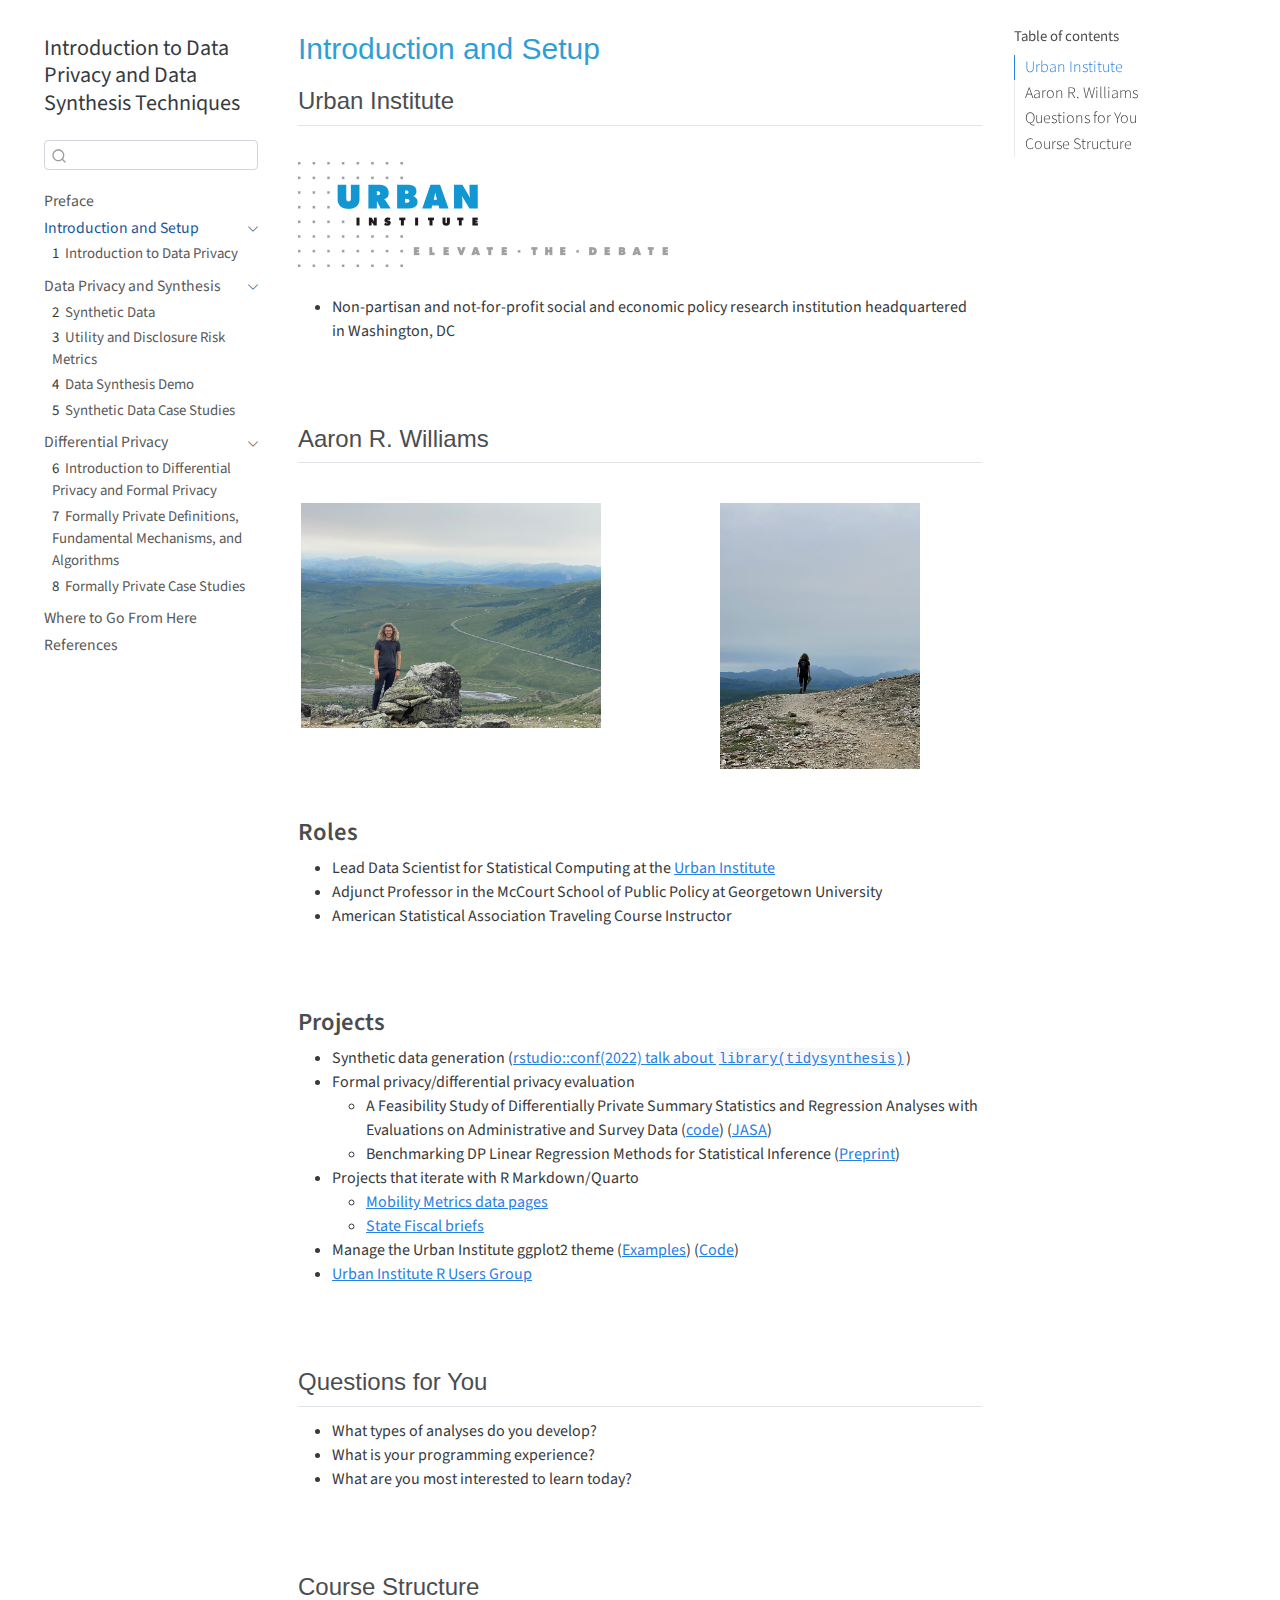
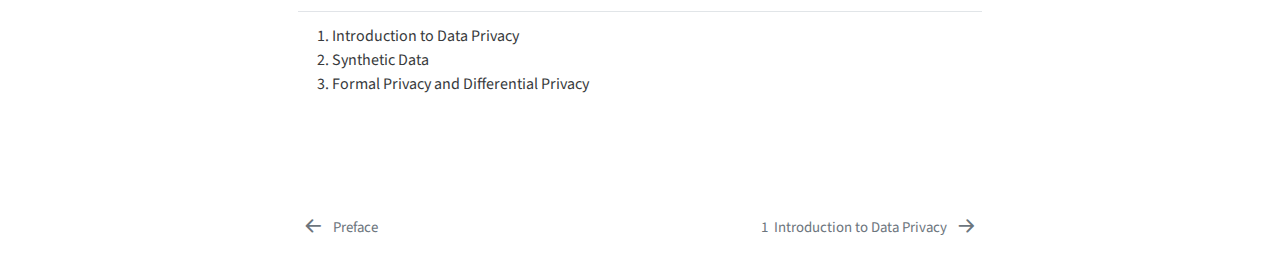
<file: docs/a_intro.html>
<!DOCTYPE html>
<html xmlns="http://www.w3.org/1999/xhtml" lang="en" xml:lang="en"><head>

<meta charset="utf-8">
<meta name="generator" content="quarto-1.3.433">

<meta name="viewport" content="width=device-width, initial-scale=1.0, user-scalable=yes">


<title>Introduction to Data Privacy and Data Synthesis Techniques - Introduction and Setup</title>
<style>
code{white-space: pre-wrap;}
span.smallcaps{font-variant: small-caps;}
div.columns{display: flex; gap: min(4vw, 1.5em);}
div.column{flex: auto; overflow-x: auto;}
div.hanging-indent{margin-left: 1.5em; text-indent: -1.5em;}
ul.task-list{list-style: none;}
ul.task-list li input[type="checkbox"] {
  width: 0.8em;
  margin: 0 0.8em 0.2em -1em; /* quarto-specific, see https://github.com/quarto-dev/quarto-cli/issues/4556 */ 
  vertical-align: middle;
}
</style>


<script src="site_libs/quarto-nav/quarto-nav.js"></script>
<script src="site_libs/quarto-nav/headroom.min.js"></script>
<script src="site_libs/clipboard/clipboard.min.js"></script>
<script src="site_libs/quarto-search/autocomplete.umd.js"></script>
<script src="site_libs/quarto-search/fuse.min.js"></script>
<script src="site_libs/quarto-search/quarto-search.js"></script>
<meta name="quarto:offset" content="./">
<link href="./01_introduction_to_data_privacy.html" rel="next">
<link href="./index.html" rel="prev">
<script src="site_libs/quarto-html/quarto.js"></script>
<script src="site_libs/quarto-html/popper.min.js"></script>
<script src="site_libs/quarto-html/tippy.umd.min.js"></script>
<script src="site_libs/quarto-html/anchor.min.js"></script>
<link href="site_libs/quarto-html/tippy.css" rel="stylesheet">
<link href="site_libs/quarto-html/quarto-syntax-highlighting.css" rel="stylesheet" id="quarto-text-highlighting-styles">
<script src="site_libs/bootstrap/bootstrap.min.js"></script>
<link href="site_libs/bootstrap/bootstrap-icons.css" rel="stylesheet">
<link href="site_libs/bootstrap/bootstrap.min.css" rel="stylesheet" id="quarto-bootstrap" data-mode="light">
<script id="quarto-search-options" type="application/json">{
  "location": "sidebar",
  "copy-button": false,
  "collapse-after": 3,
  "panel-placement": "start",
  "type": "textbox",
  "limit": 20,
  "language": {
    "search-no-results-text": "No results",
    "search-matching-documents-text": "matching documents",
    "search-copy-link-title": "Copy link to search",
    "search-hide-matches-text": "Hide additional matches",
    "search-more-match-text": "more match in this document",
    "search-more-matches-text": "more matches in this document",
    "search-clear-button-title": "Clear",
    "search-detached-cancel-button-title": "Cancel",
    "search-submit-button-title": "Submit",
    "search-label": "Search"
  }
}</script>


<link rel="stylesheet" href="www/styles.css">
</head>

<body class="nav-sidebar floating">

<div id="quarto-search-results"></div>
  <header id="quarto-header" class="headroom fixed-top">
  <nav class="quarto-secondary-nav">
    <div class="container-fluid d-flex">
      <button type="button" class="quarto-btn-toggle btn" data-bs-toggle="collapse" data-bs-target="#quarto-sidebar,#quarto-sidebar-glass" aria-controls="quarto-sidebar" aria-expanded="false" aria-label="Toggle sidebar navigation" onclick="if (window.quartoToggleHeadroom) { window.quartoToggleHeadroom(); }">
        <i class="bi bi-layout-text-sidebar-reverse"></i>
      </button>
      <nav class="quarto-page-breadcrumbs" aria-label="breadcrumb"><ol class="breadcrumb"><li class="breadcrumb-item"><a href="./a_intro.html">Introduction and Setup</a></li></ol></nav>
      <a class="flex-grow-1" role="button" data-bs-toggle="collapse" data-bs-target="#quarto-sidebar,#quarto-sidebar-glass" aria-controls="quarto-sidebar" aria-expanded="false" aria-label="Toggle sidebar navigation" onclick="if (window.quartoToggleHeadroom) { window.quartoToggleHeadroom(); }">      
      </a>
      <button type="button" class="btn quarto-search-button" aria-label="" onclick="window.quartoOpenSearch();">
        <i class="bi bi-search"></i>
      </button>
    </div>
  </nav>
</header>
<!-- content -->
<div id="quarto-content" class="quarto-container page-columns page-rows-contents page-layout-article">
<!-- sidebar -->
  <nav id="quarto-sidebar" class="sidebar collapse collapse-horizontal sidebar-navigation floating overflow-auto">
    <div class="pt-lg-2 mt-2 text-left sidebar-header">
    <div class="sidebar-title mb-0 py-0">
      <a href="./">Introduction to Data Privacy and Data Synthesis Techniques</a> 
    </div>
      </div>
        <div class="mt-2 flex-shrink-0 align-items-center">
        <div class="sidebar-search">
        <div id="quarto-search" class="" title="Search"></div>
        </div>
        </div>
    <div class="sidebar-menu-container"> 
    <ul class="list-unstyled mt-1">
        <li class="sidebar-item">
  <div class="sidebar-item-container"> 
  <a href="./index.html" class="sidebar-item-text sidebar-link">
 <span class="menu-text">Preface</span></a>
  </div>
</li>
        <li class="sidebar-item sidebar-item-section">
      <div class="sidebar-item-container"> 
            <a href="./a_intro.html" class="sidebar-item-text sidebar-link active">
 <span class="menu-text">Introduction and Setup</span></a>
          <a class="sidebar-item-toggle text-start" data-bs-toggle="collapse" data-bs-target="#quarto-sidebar-section-1" aria-expanded="true" aria-label="Toggle section">
            <i class="bi bi-chevron-right ms-2"></i>
          </a> 
      </div>
      <ul id="quarto-sidebar-section-1" class="collapse list-unstyled sidebar-section depth1 show">  
          <li class="sidebar-item">
  <div class="sidebar-item-container"> 
  <a href="./01_introduction_to_data_privacy.html" class="sidebar-item-text sidebar-link">
 <span class="menu-text"><span class="chapter-number">1</span>&nbsp; <span class="chapter-title">Introduction to Data Privacy</span></span></a>
  </div>
</li>
      </ul>
  </li>
        <li class="sidebar-item sidebar-item-section">
      <div class="sidebar-item-container"> 
            <a href="./b_data-privacy-and-synthetic-data.html" class="sidebar-item-text sidebar-link">
 <span class="menu-text">Data Privacy and Synthesis</span></a>
          <a class="sidebar-item-toggle text-start" data-bs-toggle="collapse" data-bs-target="#quarto-sidebar-section-2" aria-expanded="true" aria-label="Toggle section">
            <i class="bi bi-chevron-right ms-2"></i>
          </a> 
      </div>
      <ul id="quarto-sidebar-section-2" class="collapse list-unstyled sidebar-section depth1 show">  
          <li class="sidebar-item">
  <div class="sidebar-item-container"> 
  <a href="./02_synthetic-data.html" class="sidebar-item-text sidebar-link">
 <span class="menu-text"><span class="chapter-number">2</span>&nbsp; <span class="chapter-title">Synthetic Data</span></span></a>
  </div>
</li>
          <li class="sidebar-item">
  <div class="sidebar-item-container"> 
  <a href="./03_disclosure_utility_metrics.html" class="sidebar-item-text sidebar-link">
 <span class="menu-text"><span class="chapter-number">3</span>&nbsp; <span class="chapter-title">Utility and Disclosure Risk Metrics</span></span></a>
  </div>
</li>
          <li class="sidebar-item">
  <div class="sidebar-item-container"> 
  <a href="./04_synthesis-demo.html" class="sidebar-item-text sidebar-link">
 <span class="menu-text"><span class="chapter-number">4</span>&nbsp; <span class="chapter-title">Data Synthesis Demo</span></span></a>
  </div>
</li>
          <li class="sidebar-item">
  <div class="sidebar-item-container"> 
  <a href="./05_synthetic-data-case-studies.html" class="sidebar-item-text sidebar-link">
 <span class="menu-text"><span class="chapter-number">5</span>&nbsp; <span class="chapter-title">Synthetic Data Case Studies</span></span></a>
  </div>
</li>
      </ul>
  </li>
        <li class="sidebar-item sidebar-item-section">
      <div class="sidebar-item-container"> 
            <a href="./c_differential-privacy.html" class="sidebar-item-text sidebar-link">
 <span class="menu-text">Differential Privacy</span></a>
          <a class="sidebar-item-toggle text-start" data-bs-toggle="collapse" data-bs-target="#quarto-sidebar-section-3" aria-expanded="true" aria-label="Toggle section">
            <i class="bi bi-chevron-right ms-2"></i>
          </a> 
      </div>
      <ul id="quarto-sidebar-section-3" class="collapse list-unstyled sidebar-section depth1 show">  
          <li class="sidebar-item">
  <div class="sidebar-item-container"> 
  <a href="./06_introduction_to_differential_privacy.html" class="sidebar-item-text sidebar-link">
 <span class="menu-text"><span class="chapter-number">6</span>&nbsp; <span class="chapter-title">Introduction to Differential Privacy and Formal Privacy</span></span></a>
  </div>
</li>
          <li class="sidebar-item">
  <div class="sidebar-item-container"> 
  <a href="./07_differential_privacy_details.html" class="sidebar-item-text sidebar-link">
 <span class="menu-text"><span class="chapter-number">7</span>&nbsp; <span class="chapter-title">Formally Private Definitions, Fundamental Mechanisms, and Algorithms</span></span></a>
  </div>
</li>
          <li class="sidebar-item">
  <div class="sidebar-item-container"> 
  <a href="./08_differential_privacy_case_studies.html" class="sidebar-item-text sidebar-link">
 <span class="menu-text"><span class="chapter-number">8</span>&nbsp; <span class="chapter-title">Formally Private Case Studies</span></span></a>
  </div>
</li>
      </ul>
  </li>
        <li class="sidebar-item">
  <div class="sidebar-item-container"> 
  <a href="./d_where-to-go.html" class="sidebar-item-text sidebar-link">
 <span class="menu-text">Where to Go From Here</span></a>
  </div>
</li>
        <li class="sidebar-item">
  <div class="sidebar-item-container"> 
  <a href="./references.html" class="sidebar-item-text sidebar-link">
 <span class="menu-text">References</span></a>
  </div>
</li>
    </ul>
    </div>
</nav>
<div id="quarto-sidebar-glass" data-bs-toggle="collapse" data-bs-target="#quarto-sidebar,#quarto-sidebar-glass"></div>
<!-- margin-sidebar -->
    <div id="quarto-margin-sidebar" class="sidebar margin-sidebar">
        <nav id="TOC" role="doc-toc" class="toc-active">
    <h2 id="toc-title">Table of contents</h2>
   
  <ul>
  <li><a href="#urban-institute" id="toc-urban-institute" class="nav-link active" data-scroll-target="#urban-institute">Urban Institute</a></li>
  <li><a href="#aaron-r.-williams" id="toc-aaron-r.-williams" class="nav-link" data-scroll-target="#aaron-r.-williams">Aaron R. Williams</a>
  <ul class="collapse">
  <li><a href="#roles" id="toc-roles" class="nav-link" data-scroll-target="#roles">Roles</a></li>
  <li><a href="#projects" id="toc-projects" class="nav-link" data-scroll-target="#projects">Projects</a></li>
  </ul></li>
  <li><a href="#questions-for-you" id="toc-questions-for-you" class="nav-link" data-scroll-target="#questions-for-you">Questions for You</a></li>
  <li><a href="#course-structure" id="toc-course-structure" class="nav-link" data-scroll-target="#course-structure">Course Structure</a></li>
  </ul>
</nav>
    </div>
<!-- main -->
<main class="content" id="quarto-document-content">

<header id="title-block-header" class="quarto-title-block default">
<div class="quarto-title">
<h1 class="title">Introduction and Setup</h1>
</div>



<div class="quarto-title-meta">

    
  
    
  </div>
  

</header>

<section id="urban-institute" class="level2">
<h2 class="anchored" data-anchor-id="urban-institute">Urban Institute</h2>
<div class="cell">
<div class="cell-output-display">
<p><img src="www/images/urban-institute-logo.png" class="img-fluid" width="370"></p>
</div>
</div>
<ul>
<li>Non-partisan and not-for-profit social and economic policy research institution headquartered in Washington, DC</li>
</ul>
</section>
<section id="aaron-r.-williams" class="level2">
<h2 class="anchored" data-anchor-id="aaron-r.-williams">Aaron R. Williams</h2>
<div class="quarto-layout-panel">
<div class="quarto-layout-row quarto-layout-valign-top">
<div class="quarto-layout-cell" style="flex-basis: 60.0%;justify-content: center;">
<p><img src="www/images/aaron1.jpeg" class="img-fluid" width="300"></p>
</div>
<div class="quarto-layout-cell" style="flex-basis: 40.0%;justify-content: center;">
<p><img src="www/images/aaron2.jpeg" class="img-fluid" width="200"></p>
</div>
</div>
</div>
<section id="roles" class="level3">
<h3 class="anchored" data-anchor-id="roles">Roles</h3>
<ul>
<li>Lead Data Scientist for Statistical Computing at the <a href="https://www.urban.org/">Urban Institute</a></li>
<li>Adjunct Professor in the McCourt School of Public Policy at Georgetown University</li>
<li>American Statistical Association Traveling Course Instructor</li>
</ul>
</section>
<section id="projects" class="level3">
<h3 class="anchored" data-anchor-id="projects">Projects</h3>
<ul>
<li>Synthetic data generation (<a href="https://www.youtube.com/watch?v=ai8QU5jJNIw&amp;list=PL9HYL-VRX0oTOwqzVtL_q5T8MNrzn0mdH&amp;index=42">rstudio::conf(2022) talk about <code>library(tidysynthesis)</code></a>)</li>
<li>Formal privacy/differential privacy evaluation
<ul>
<li>A Feasibility Study of Differentially Private Summary Statistics and Regression Analyses with Evaluations on Administrative and Survey Data (<a href="https://github.com/UI-Research/formal-privacy-comp">code</a>) (<a href="https://www.tandfonline.com/doi/full/10.1080/01621459.2023.2270795">JASA</a>)</li>
<li>Benchmarking DP Linear Regression Methods for Statistical Inference (<a href="https://conference.nber.org/conf_papers/f194244.pdf">Preprint</a>)</li>
</ul></li>
<li>Projects that iterate with R Markdown/Quarto
<ul>
<li><a href="https://upward-mobility.urban.org/measuring-upward-mobility-counties-and-cities-across-us">Mobility Metrics data pages</a></li>
<li><a href="https://www.urban.org/policy-centers/cross-center-initiatives/state-and-local-finance-initiative/projects/state-fiscal-briefs">State Fiscal briefs</a></li>
</ul></li>
<li>Manage the Urban Institute ggplot2 theme (<a href="https://urbaninstitute.github.io/r-at-urban/graphics-guide.html">Examples</a>) (<a href="https://github.com/UrbanInstitute/urbnthemes">Code</a>)</li>
<li><a href="https://urbaninstitute.github.io/r-at-urban/">Urban Institute R Users Group</a></li>
</ul>
</section>
</section>
<section id="questions-for-you" class="level2">
<h2 class="anchored" data-anchor-id="questions-for-you">Questions for You</h2>
<ul>
<li>What types of analyses do you develop?</li>
<li>What is your programming experience?</li>
<li>What are you most interested to learn today?</li>
</ul>
</section>
<section id="course-structure" class="level2">
<h2 class="anchored" data-anchor-id="course-structure">Course Structure</h2>
<ol type="1">
<li>Introduction to Data Privacy</li>
<li>Synthetic Data</li>
<li>Formal Privacy and Differential Privacy</li>
</ol>


</section>

</main> <!-- /main -->
<script id="quarto-html-after-body" type="application/javascript">
window.document.addEventListener("DOMContentLoaded", function (event) {
  const toggleBodyColorMode = (bsSheetEl) => {
    const mode = bsSheetEl.getAttribute("data-mode");
    const bodyEl = window.document.querySelector("body");
    if (mode === "dark") {
      bodyEl.classList.add("quarto-dark");
      bodyEl.classList.remove("quarto-light");
    } else {
      bodyEl.classList.add("quarto-light");
      bodyEl.classList.remove("quarto-dark");
    }
  }
  const toggleBodyColorPrimary = () => {
    const bsSheetEl = window.document.querySelector("link#quarto-bootstrap");
    if (bsSheetEl) {
      toggleBodyColorMode(bsSheetEl);
    }
  }
  toggleBodyColorPrimary();  
  const icon = "";
  const anchorJS = new window.AnchorJS();
  anchorJS.options = {
    placement: 'right',
    icon: icon
  };
  anchorJS.add('.anchored');
  const isCodeAnnotation = (el) => {
    for (const clz of el.classList) {
      if (clz.startsWith('code-annotation-')) {                     
        return true;
      }
    }
    return false;
  }
  const clipboard = new window.ClipboardJS('.code-copy-button', {
    text: function(trigger) {
      const codeEl = trigger.previousElementSibling.cloneNode(true);
      for (const childEl of codeEl.children) {
        if (isCodeAnnotation(childEl)) {
          childEl.remove();
        }
      }
      return codeEl.innerText;
    }
  });
  clipboard.on('success', function(e) {
    // button target
    const button = e.trigger;
    // don't keep focus
    button.blur();
    // flash "checked"
    button.classList.add('code-copy-button-checked');
    var currentTitle = button.getAttribute("title");
    button.setAttribute("title", "Copied!");
    let tooltip;
    if (window.bootstrap) {
      button.setAttribute("data-bs-toggle", "tooltip");
      button.setAttribute("data-bs-placement", "left");
      button.setAttribute("data-bs-title", "Copied!");
      tooltip = new bootstrap.Tooltip(button, 
        { trigger: "manual", 
          customClass: "code-copy-button-tooltip",
          offset: [0, -8]});
      tooltip.show();    
    }
    setTimeout(function() {
      if (tooltip) {
        tooltip.hide();
        button.removeAttribute("data-bs-title");
        button.removeAttribute("data-bs-toggle");
        button.removeAttribute("data-bs-placement");
      }
      button.setAttribute("title", currentTitle);
      button.classList.remove('code-copy-button-checked');
    }, 1000);
    // clear code selection
    e.clearSelection();
  });
  function tippyHover(el, contentFn) {
    const config = {
      allowHTML: true,
      content: contentFn,
      maxWidth: 500,
      delay: 100,
      arrow: false,
      appendTo: function(el) {
          return el.parentElement;
      },
      interactive: true,
      interactiveBorder: 10,
      theme: 'quarto',
      placement: 'bottom-start'
    };
    window.tippy(el, config); 
  }
  const noterefs = window.document.querySelectorAll('a[role="doc-noteref"]');
  for (var i=0; i<noterefs.length; i++) {
    const ref = noterefs[i];
    tippyHover(ref, function() {
      // use id or data attribute instead here
      let href = ref.getAttribute('data-footnote-href') || ref.getAttribute('href');
      try { href = new URL(href).hash; } catch {}
      const id = href.replace(/^#\/?/, "");
      const note = window.document.getElementById(id);
      return note.innerHTML;
    });
  }
      let selectedAnnoteEl;
      const selectorForAnnotation = ( cell, annotation) => {
        let cellAttr = 'data-code-cell="' + cell + '"';
        let lineAttr = 'data-code-annotation="' +  annotation + '"';
        const selector = 'span[' + cellAttr + '][' + lineAttr + ']';
        return selector;
      }
      const selectCodeLines = (annoteEl) => {
        const doc = window.document;
        const targetCell = annoteEl.getAttribute("data-target-cell");
        const targetAnnotation = annoteEl.getAttribute("data-target-annotation");
        const annoteSpan = window.document.querySelector(selectorForAnnotation(targetCell, targetAnnotation));
        const lines = annoteSpan.getAttribute("data-code-lines").split(",");
        const lineIds = lines.map((line) => {
          return targetCell + "-" + line;
        })
        let top = null;
        let height = null;
        let parent = null;
        if (lineIds.length > 0) {
            //compute the position of the single el (top and bottom and make a div)
            const el = window.document.getElementById(lineIds[0]);
            top = el.offsetTop;
            height = el.offsetHeight;
            parent = el.parentElement.parentElement;
          if (lineIds.length > 1) {
            const lastEl = window.document.getElementById(lineIds[lineIds.length - 1]);
            const bottom = lastEl.offsetTop + lastEl.offsetHeight;
            height = bottom - top;
          }
          if (top !== null && height !== null && parent !== null) {
            // cook up a div (if necessary) and position it 
            let div = window.document.getElementById("code-annotation-line-highlight");
            if (div === null) {
              div = window.document.createElement("div");
              div.setAttribute("id", "code-annotation-line-highlight");
              div.style.position = 'absolute';
              parent.appendChild(div);
            }
            div.style.top = top - 2 + "px";
            div.style.height = height + 4 + "px";
            let gutterDiv = window.document.getElementById("code-annotation-line-highlight-gutter");
            if (gutterDiv === null) {
              gutterDiv = window.document.createElement("div");
              gutterDiv.setAttribute("id", "code-annotation-line-highlight-gutter");
              gutterDiv.style.position = 'absolute';
              const codeCell = window.document.getElementById(targetCell);
              const gutter = codeCell.querySelector('.code-annotation-gutter');
              gutter.appendChild(gutterDiv);
            }
            gutterDiv.style.top = top - 2 + "px";
            gutterDiv.style.height = height + 4 + "px";
          }
          selectedAnnoteEl = annoteEl;
        }
      };
      const unselectCodeLines = () => {
        const elementsIds = ["code-annotation-line-highlight", "code-annotation-line-highlight-gutter"];
        elementsIds.forEach((elId) => {
          const div = window.document.getElementById(elId);
          if (div) {
            div.remove();
          }
        });
        selectedAnnoteEl = undefined;
      };
      // Attach click handler to the DT
      const annoteDls = window.document.querySelectorAll('dt[data-target-cell]');
      for (const annoteDlNode of annoteDls) {
        annoteDlNode.addEventListener('click', (event) => {
          const clickedEl = event.target;
          if (clickedEl !== selectedAnnoteEl) {
            unselectCodeLines();
            const activeEl = window.document.querySelector('dt[data-target-cell].code-annotation-active');
            if (activeEl) {
              activeEl.classList.remove('code-annotation-active');
            }
            selectCodeLines(clickedEl);
            clickedEl.classList.add('code-annotation-active');
          } else {
            // Unselect the line
            unselectCodeLines();
            clickedEl.classList.remove('code-annotation-active');
          }
        });
      }
  const findCites = (el) => {
    const parentEl = el.parentElement;
    if (parentEl) {
      const cites = parentEl.dataset.cites;
      if (cites) {
        return {
          el,
          cites: cites.split(' ')
        };
      } else {
        return findCites(el.parentElement)
      }
    } else {
      return undefined;
    }
  };
  var bibliorefs = window.document.querySelectorAll('a[role="doc-biblioref"]');
  for (var i=0; i<bibliorefs.length; i++) {
    const ref = bibliorefs[i];
    const citeInfo = findCites(ref);
    if (citeInfo) {
      tippyHover(citeInfo.el, function() {
        var popup = window.document.createElement('div');
        citeInfo.cites.forEach(function(cite) {
          var citeDiv = window.document.createElement('div');
          citeDiv.classList.add('hanging-indent');
          citeDiv.classList.add('csl-entry');
          var biblioDiv = window.document.getElementById('ref-' + cite);
          if (biblioDiv) {
            citeDiv.innerHTML = biblioDiv.innerHTML;
          }
          popup.appendChild(citeDiv);
        });
        return popup.innerHTML;
      });
    }
  }
});
</script>
<nav class="page-navigation">
  <div class="nav-page nav-page-previous">
      <a href="./index.html" class="pagination-link">
        <i class="bi bi-arrow-left-short"></i> <span class="nav-page-text">Preface</span>
      </a>          
  </div>
  <div class="nav-page nav-page-next">
      <a href="./01_introduction_to_data_privacy.html" class="pagination-link">
        <span class="nav-page-text"><span class="chapter-number">1</span>&nbsp; <span class="chapter-title">Introduction to Data Privacy</span></span> <i class="bi bi-arrow-right-short"></i>
      </a>
  </div>
</nav>
</div> <!-- /content -->



</body></html>
</file>
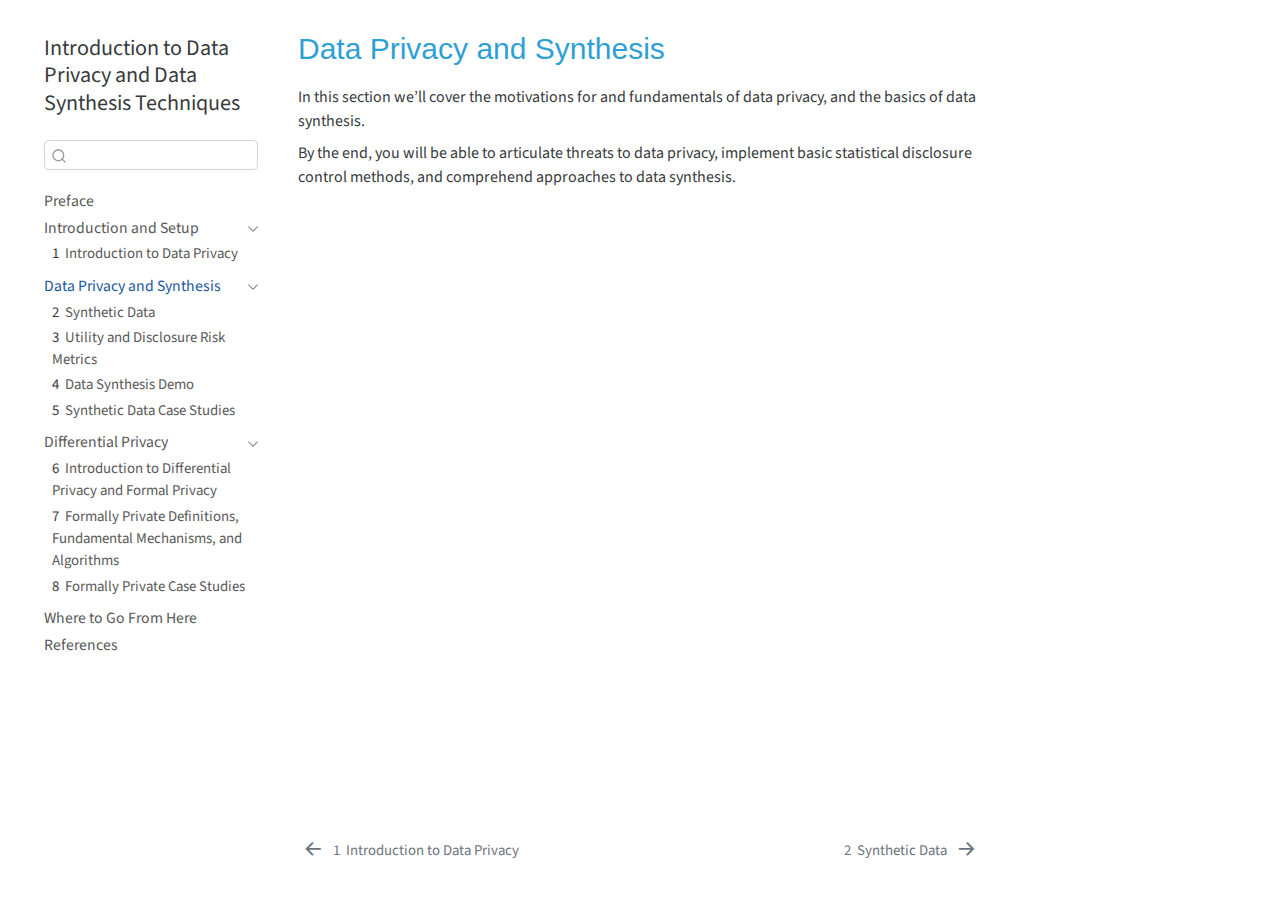
<file: docs/b_data-privacy-and-synthetic-data.html>
<!DOCTYPE html>
<html xmlns="http://www.w3.org/1999/xhtml" lang="en" xml:lang="en"><head>

<meta charset="utf-8">
<meta name="generator" content="quarto-1.3.433">

<meta name="viewport" content="width=device-width, initial-scale=1.0, user-scalable=yes">


<title>Introduction to Data Privacy and Data Synthesis Techniques - Data Privacy and Synthesis</title>
<style>
code{white-space: pre-wrap;}
span.smallcaps{font-variant: small-caps;}
div.columns{display: flex; gap: min(4vw, 1.5em);}
div.column{flex: auto; overflow-x: auto;}
div.hanging-indent{margin-left: 1.5em; text-indent: -1.5em;}
ul.task-list{list-style: none;}
ul.task-list li input[type="checkbox"] {
  width: 0.8em;
  margin: 0 0.8em 0.2em -1em; /* quarto-specific, see https://github.com/quarto-dev/quarto-cli/issues/4556 */ 
  vertical-align: middle;
}
</style>


<script src="site_libs/quarto-nav/quarto-nav.js"></script>
<script src="site_libs/quarto-nav/headroom.min.js"></script>
<script src="site_libs/clipboard/clipboard.min.js"></script>
<script src="site_libs/quarto-search/autocomplete.umd.js"></script>
<script src="site_libs/quarto-search/fuse.min.js"></script>
<script src="site_libs/quarto-search/quarto-search.js"></script>
<meta name="quarto:offset" content="./">
<link href="./02_synthetic-data.html" rel="next">
<link href="./01_introduction_to_data_privacy.html" rel="prev">
<script src="site_libs/quarto-html/quarto.js"></script>
<script src="site_libs/quarto-html/popper.min.js"></script>
<script src="site_libs/quarto-html/tippy.umd.min.js"></script>
<script src="site_libs/quarto-html/anchor.min.js"></script>
<link href="site_libs/quarto-html/tippy.css" rel="stylesheet">
<link href="site_libs/quarto-html/quarto-syntax-highlighting.css" rel="stylesheet" id="quarto-text-highlighting-styles">
<script src="site_libs/bootstrap/bootstrap.min.js"></script>
<link href="site_libs/bootstrap/bootstrap-icons.css" rel="stylesheet">
<link href="site_libs/bootstrap/bootstrap.min.css" rel="stylesheet" id="quarto-bootstrap" data-mode="light">
<script id="quarto-search-options" type="application/json">{
  "location": "sidebar",
  "copy-button": false,
  "collapse-after": 3,
  "panel-placement": "start",
  "type": "textbox",
  "limit": 20,
  "language": {
    "search-no-results-text": "No results",
    "search-matching-documents-text": "matching documents",
    "search-copy-link-title": "Copy link to search",
    "search-hide-matches-text": "Hide additional matches",
    "search-more-match-text": "more match in this document",
    "search-more-matches-text": "more matches in this document",
    "search-clear-button-title": "Clear",
    "search-detached-cancel-button-title": "Cancel",
    "search-submit-button-title": "Submit",
    "search-label": "Search"
  }
}</script>


<link rel="stylesheet" href="www/styles.css">
</head>

<body class="nav-sidebar floating">

<div id="quarto-search-results"></div>
  <header id="quarto-header" class="headroom fixed-top">
  <nav class="quarto-secondary-nav">
    <div class="container-fluid d-flex">
      <button type="button" class="quarto-btn-toggle btn" data-bs-toggle="collapse" data-bs-target="#quarto-sidebar,#quarto-sidebar-glass" aria-controls="quarto-sidebar" aria-expanded="false" aria-label="Toggle sidebar navigation" onclick="if (window.quartoToggleHeadroom) { window.quartoToggleHeadroom(); }">
        <i class="bi bi-layout-text-sidebar-reverse"></i>
      </button>
      <nav class="quarto-page-breadcrumbs" aria-label="breadcrumb"><ol class="breadcrumb"><li class="breadcrumb-item"><a href="./b_data-privacy-and-synthetic-data.html">Data Privacy and Synthesis</a></li></ol></nav>
      <a class="flex-grow-1" role="button" data-bs-toggle="collapse" data-bs-target="#quarto-sidebar,#quarto-sidebar-glass" aria-controls="quarto-sidebar" aria-expanded="false" aria-label="Toggle sidebar navigation" onclick="if (window.quartoToggleHeadroom) { window.quartoToggleHeadroom(); }">      
      </a>
      <button type="button" class="btn quarto-search-button" aria-label="" onclick="window.quartoOpenSearch();">
        <i class="bi bi-search"></i>
      </button>
    </div>
  </nav>
</header>
<!-- content -->
<div id="quarto-content" class="quarto-container page-columns page-rows-contents page-layout-article">
<!-- sidebar -->
  <nav id="quarto-sidebar" class="sidebar collapse collapse-horizontal sidebar-navigation floating overflow-auto">
    <div class="pt-lg-2 mt-2 text-left sidebar-header">
    <div class="sidebar-title mb-0 py-0">
      <a href="./">Introduction to Data Privacy and Data Synthesis Techniques</a> 
    </div>
      </div>
        <div class="mt-2 flex-shrink-0 align-items-center">
        <div class="sidebar-search">
        <div id="quarto-search" class="" title="Search"></div>
        </div>
        </div>
    <div class="sidebar-menu-container"> 
    <ul class="list-unstyled mt-1">
        <li class="sidebar-item">
  <div class="sidebar-item-container"> 
  <a href="./index.html" class="sidebar-item-text sidebar-link">
 <span class="menu-text">Preface</span></a>
  </div>
</li>
        <li class="sidebar-item sidebar-item-section">
      <div class="sidebar-item-container"> 
            <a href="./a_intro.html" class="sidebar-item-text sidebar-link">
 <span class="menu-text">Introduction and Setup</span></a>
          <a class="sidebar-item-toggle text-start" data-bs-toggle="collapse" data-bs-target="#quarto-sidebar-section-1" aria-expanded="true" aria-label="Toggle section">
            <i class="bi bi-chevron-right ms-2"></i>
          </a> 
      </div>
      <ul id="quarto-sidebar-section-1" class="collapse list-unstyled sidebar-section depth1 show">  
          <li class="sidebar-item">
  <div class="sidebar-item-container"> 
  <a href="./01_introduction_to_data_privacy.html" class="sidebar-item-text sidebar-link">
 <span class="menu-text"><span class="chapter-number">1</span>&nbsp; <span class="chapter-title">Introduction to Data Privacy</span></span></a>
  </div>
</li>
      </ul>
  </li>
        <li class="sidebar-item sidebar-item-section">
      <div class="sidebar-item-container"> 
            <a href="./b_data-privacy-and-synthetic-data.html" class="sidebar-item-text sidebar-link active">
 <span class="menu-text">Data Privacy and Synthesis</span></a>
          <a class="sidebar-item-toggle text-start" data-bs-toggle="collapse" data-bs-target="#quarto-sidebar-section-2" aria-expanded="true" aria-label="Toggle section">
            <i class="bi bi-chevron-right ms-2"></i>
          </a> 
      </div>
      <ul id="quarto-sidebar-section-2" class="collapse list-unstyled sidebar-section depth1 show">  
          <li class="sidebar-item">
  <div class="sidebar-item-container"> 
  <a href="./02_synthetic-data.html" class="sidebar-item-text sidebar-link">
 <span class="menu-text"><span class="chapter-number">2</span>&nbsp; <span class="chapter-title">Synthetic Data</span></span></a>
  </div>
</li>
          <li class="sidebar-item">
  <div class="sidebar-item-container"> 
  <a href="./03_disclosure_utility_metrics.html" class="sidebar-item-text sidebar-link">
 <span class="menu-text"><span class="chapter-number">3</span>&nbsp; <span class="chapter-title">Utility and Disclosure Risk Metrics</span></span></a>
  </div>
</li>
          <li class="sidebar-item">
  <div class="sidebar-item-container"> 
  <a href="./04_synthesis-demo.html" class="sidebar-item-text sidebar-link">
 <span class="menu-text"><span class="chapter-number">4</span>&nbsp; <span class="chapter-title">Data Synthesis Demo</span></span></a>
  </div>
</li>
          <li class="sidebar-item">
  <div class="sidebar-item-container"> 
  <a href="./05_synthetic-data-case-studies.html" class="sidebar-item-text sidebar-link">
 <span class="menu-text"><span class="chapter-number">5</span>&nbsp; <span class="chapter-title">Synthetic Data Case Studies</span></span></a>
  </div>
</li>
      </ul>
  </li>
        <li class="sidebar-item sidebar-item-section">
      <div class="sidebar-item-container"> 
            <a href="./c_differential-privacy.html" class="sidebar-item-text sidebar-link">
 <span class="menu-text">Differential Privacy</span></a>
          <a class="sidebar-item-toggle text-start" data-bs-toggle="collapse" data-bs-target="#quarto-sidebar-section-3" aria-expanded="true" aria-label="Toggle section">
            <i class="bi bi-chevron-right ms-2"></i>
          </a> 
      </div>
      <ul id="quarto-sidebar-section-3" class="collapse list-unstyled sidebar-section depth1 show">  
          <li class="sidebar-item">
  <div class="sidebar-item-container"> 
  <a href="./06_introduction_to_differential_privacy.html" class="sidebar-item-text sidebar-link">
 <span class="menu-text"><span class="chapter-number">6</span>&nbsp; <span class="chapter-title">Introduction to Differential Privacy and Formal Privacy</span></span></a>
  </div>
</li>
          <li class="sidebar-item">
  <div class="sidebar-item-container"> 
  <a href="./07_differential_privacy_details.html" class="sidebar-item-text sidebar-link">
 <span class="menu-text"><span class="chapter-number">7</span>&nbsp; <span class="chapter-title">Formally Private Definitions, Fundamental Mechanisms, and Algorithms</span></span></a>
  </div>
</li>
          <li class="sidebar-item">
  <div class="sidebar-item-container"> 
  <a href="./08_differential_privacy_case_studies.html" class="sidebar-item-text sidebar-link">
 <span class="menu-text"><span class="chapter-number">8</span>&nbsp; <span class="chapter-title">Formally Private Case Studies</span></span></a>
  </div>
</li>
      </ul>
  </li>
        <li class="sidebar-item">
  <div class="sidebar-item-container"> 
  <a href="./d_where-to-go.html" class="sidebar-item-text sidebar-link">
 <span class="menu-text">Where to Go From Here</span></a>
  </div>
</li>
        <li class="sidebar-item">
  <div class="sidebar-item-container"> 
  <a href="./references.html" class="sidebar-item-text sidebar-link">
 <span class="menu-text">References</span></a>
  </div>
</li>
    </ul>
    </div>
</nav>
<div id="quarto-sidebar-glass" data-bs-toggle="collapse" data-bs-target="#quarto-sidebar,#quarto-sidebar-glass"></div>
<!-- margin-sidebar -->
    <div id="quarto-margin-sidebar" class="sidebar margin-sidebar">
        
    </div>
<!-- main -->
<main class="content" id="quarto-document-content">

<header id="title-block-header" class="quarto-title-block default">
<div class="quarto-title">
<h1 class="title">Data Privacy and Synthesis</h1>
</div>



<div class="quarto-title-meta">

    
  
    
  </div>
  

</header>

<p>In this section we’ll cover the motivations for and fundamentals of data privacy, and the basics of data synthesis.</p>
<p>By the end, you will be able to articulate threats to data privacy, implement basic statistical disclosure control methods, and comprehend approaches to data synthesis.</p>



</main> <!-- /main -->
<script id="quarto-html-after-body" type="application/javascript">
window.document.addEventListener("DOMContentLoaded", function (event) {
  const toggleBodyColorMode = (bsSheetEl) => {
    const mode = bsSheetEl.getAttribute("data-mode");
    const bodyEl = window.document.querySelector("body");
    if (mode === "dark") {
      bodyEl.classList.add("quarto-dark");
      bodyEl.classList.remove("quarto-light");
    } else {
      bodyEl.classList.add("quarto-light");
      bodyEl.classList.remove("quarto-dark");
    }
  }
  const toggleBodyColorPrimary = () => {
    const bsSheetEl = window.document.querySelector("link#quarto-bootstrap");
    if (bsSheetEl) {
      toggleBodyColorMode(bsSheetEl);
    }
  }
  toggleBodyColorPrimary();  
  const icon = "";
  const anchorJS = new window.AnchorJS();
  anchorJS.options = {
    placement: 'right',
    icon: icon
  };
  anchorJS.add('.anchored');
  const isCodeAnnotation = (el) => {
    for (const clz of el.classList) {
      if (clz.startsWith('code-annotation-')) {                     
        return true;
      }
    }
    return false;
  }
  const clipboard = new window.ClipboardJS('.code-copy-button', {
    text: function(trigger) {
      const codeEl = trigger.previousElementSibling.cloneNode(true);
      for (const childEl of codeEl.children) {
        if (isCodeAnnotation(childEl)) {
          childEl.remove();
        }
      }
      return codeEl.innerText;
    }
  });
  clipboard.on('success', function(e) {
    // button target
    const button = e.trigger;
    // don't keep focus
    button.blur();
    // flash "checked"
    button.classList.add('code-copy-button-checked');
    var currentTitle = button.getAttribute("title");
    button.setAttribute("title", "Copied!");
    let tooltip;
    if (window.bootstrap) {
      button.setAttribute("data-bs-toggle", "tooltip");
      button.setAttribute("data-bs-placement", "left");
      button.setAttribute("data-bs-title", "Copied!");
      tooltip = new bootstrap.Tooltip(button, 
        { trigger: "manual", 
          customClass: "code-copy-button-tooltip",
          offset: [0, -8]});
      tooltip.show();    
    }
    setTimeout(function() {
      if (tooltip) {
        tooltip.hide();
        button.removeAttribute("data-bs-title");
        button.removeAttribute("data-bs-toggle");
        button.removeAttribute("data-bs-placement");
      }
      button.setAttribute("title", currentTitle);
      button.classList.remove('code-copy-button-checked');
    }, 1000);
    // clear code selection
    e.clearSelection();
  });
  function tippyHover(el, contentFn) {
    const config = {
      allowHTML: true,
      content: contentFn,
      maxWidth: 500,
      delay: 100,
      arrow: false,
      appendTo: function(el) {
          return el.parentElement;
      },
      interactive: true,
      interactiveBorder: 10,
      theme: 'quarto',
      placement: 'bottom-start'
    };
    window.tippy(el, config); 
  }
  const noterefs = window.document.querySelectorAll('a[role="doc-noteref"]');
  for (var i=0; i<noterefs.length; i++) {
    const ref = noterefs[i];
    tippyHover(ref, function() {
      // use id or data attribute instead here
      let href = ref.getAttribute('data-footnote-href') || ref.getAttribute('href');
      try { href = new URL(href).hash; } catch {}
      const id = href.replace(/^#\/?/, "");
      const note = window.document.getElementById(id);
      return note.innerHTML;
    });
  }
      let selectedAnnoteEl;
      const selectorForAnnotation = ( cell, annotation) => {
        let cellAttr = 'data-code-cell="' + cell + '"';
        let lineAttr = 'data-code-annotation="' +  annotation + '"';
        const selector = 'span[' + cellAttr + '][' + lineAttr + ']';
        return selector;
      }
      const selectCodeLines = (annoteEl) => {
        const doc = window.document;
        const targetCell = annoteEl.getAttribute("data-target-cell");
        const targetAnnotation = annoteEl.getAttribute("data-target-annotation");
        const annoteSpan = window.document.querySelector(selectorForAnnotation(targetCell, targetAnnotation));
        const lines = annoteSpan.getAttribute("data-code-lines").split(",");
        const lineIds = lines.map((line) => {
          return targetCell + "-" + line;
        })
        let top = null;
        let height = null;
        let parent = null;
        if (lineIds.length > 0) {
            //compute the position of the single el (top and bottom and make a div)
            const el = window.document.getElementById(lineIds[0]);
            top = el.offsetTop;
            height = el.offsetHeight;
            parent = el.parentElement.parentElement;
          if (lineIds.length > 1) {
            const lastEl = window.document.getElementById(lineIds[lineIds.length - 1]);
            const bottom = lastEl.offsetTop + lastEl.offsetHeight;
            height = bottom - top;
          }
          if (top !== null && height !== null && parent !== null) {
            // cook up a div (if necessary) and position it 
            let div = window.document.getElementById("code-annotation-line-highlight");
            if (div === null) {
              div = window.document.createElement("div");
              div.setAttribute("id", "code-annotation-line-highlight");
              div.style.position = 'absolute';
              parent.appendChild(div);
            }
            div.style.top = top - 2 + "px";
            div.style.height = height + 4 + "px";
            let gutterDiv = window.document.getElementById("code-annotation-line-highlight-gutter");
            if (gutterDiv === null) {
              gutterDiv = window.document.createElement("div");
              gutterDiv.setAttribute("id", "code-annotation-line-highlight-gutter");
              gutterDiv.style.position = 'absolute';
              const codeCell = window.document.getElementById(targetCell);
              const gutter = codeCell.querySelector('.code-annotation-gutter');
              gutter.appendChild(gutterDiv);
            }
            gutterDiv.style.top = top - 2 + "px";
            gutterDiv.style.height = height + 4 + "px";
          }
          selectedAnnoteEl = annoteEl;
        }
      };
      const unselectCodeLines = () => {
        const elementsIds = ["code-annotation-line-highlight", "code-annotation-line-highlight-gutter"];
        elementsIds.forEach((elId) => {
          const div = window.document.getElementById(elId);
          if (div) {
            div.remove();
          }
        });
        selectedAnnoteEl = undefined;
      };
      // Attach click handler to the DT
      const annoteDls = window.document.querySelectorAll('dt[data-target-cell]');
      for (const annoteDlNode of annoteDls) {
        annoteDlNode.addEventListener('click', (event) => {
          const clickedEl = event.target;
          if (clickedEl !== selectedAnnoteEl) {
            unselectCodeLines();
            const activeEl = window.document.querySelector('dt[data-target-cell].code-annotation-active');
            if (activeEl) {
              activeEl.classList.remove('code-annotation-active');
            }
            selectCodeLines(clickedEl);
            clickedEl.classList.add('code-annotation-active');
          } else {
            // Unselect the line
            unselectCodeLines();
            clickedEl.classList.remove('code-annotation-active');
          }
        });
      }
  const findCites = (el) => {
    const parentEl = el.parentElement;
    if (parentEl) {
      const cites = parentEl.dataset.cites;
      if (cites) {
        return {
          el,
          cites: cites.split(' ')
        };
      } else {
        return findCites(el.parentElement)
      }
    } else {
      return undefined;
    }
  };
  var bibliorefs = window.document.querySelectorAll('a[role="doc-biblioref"]');
  for (var i=0; i<bibliorefs.length; i++) {
    const ref = bibliorefs[i];
    const citeInfo = findCites(ref);
    if (citeInfo) {
      tippyHover(citeInfo.el, function() {
        var popup = window.document.createElement('div');
        citeInfo.cites.forEach(function(cite) {
          var citeDiv = window.document.createElement('div');
          citeDiv.classList.add('hanging-indent');
          citeDiv.classList.add('csl-entry');
          var biblioDiv = window.document.getElementById('ref-' + cite);
          if (biblioDiv) {
            citeDiv.innerHTML = biblioDiv.innerHTML;
          }
          popup.appendChild(citeDiv);
        });
        return popup.innerHTML;
      });
    }
  }
});
</script>
<nav class="page-navigation">
  <div class="nav-page nav-page-previous">
      <a href="./01_introduction_to_data_privacy.html" class="pagination-link">
        <i class="bi bi-arrow-left-short"></i> <span class="nav-page-text"><span class="chapter-number">1</span>&nbsp; <span class="chapter-title">Introduction to Data Privacy</span></span>
      </a>          
  </div>
  <div class="nav-page nav-page-next">
      <a href="./02_synthetic-data.html" class="pagination-link">
        <span class="nav-page-text"><span class="chapter-number">2</span>&nbsp; <span class="chapter-title">Synthetic Data</span></span> <i class="bi bi-arrow-right-short"></i>
      </a>
  </div>
</nav>
</div> <!-- /content -->



</body></html>
</file>
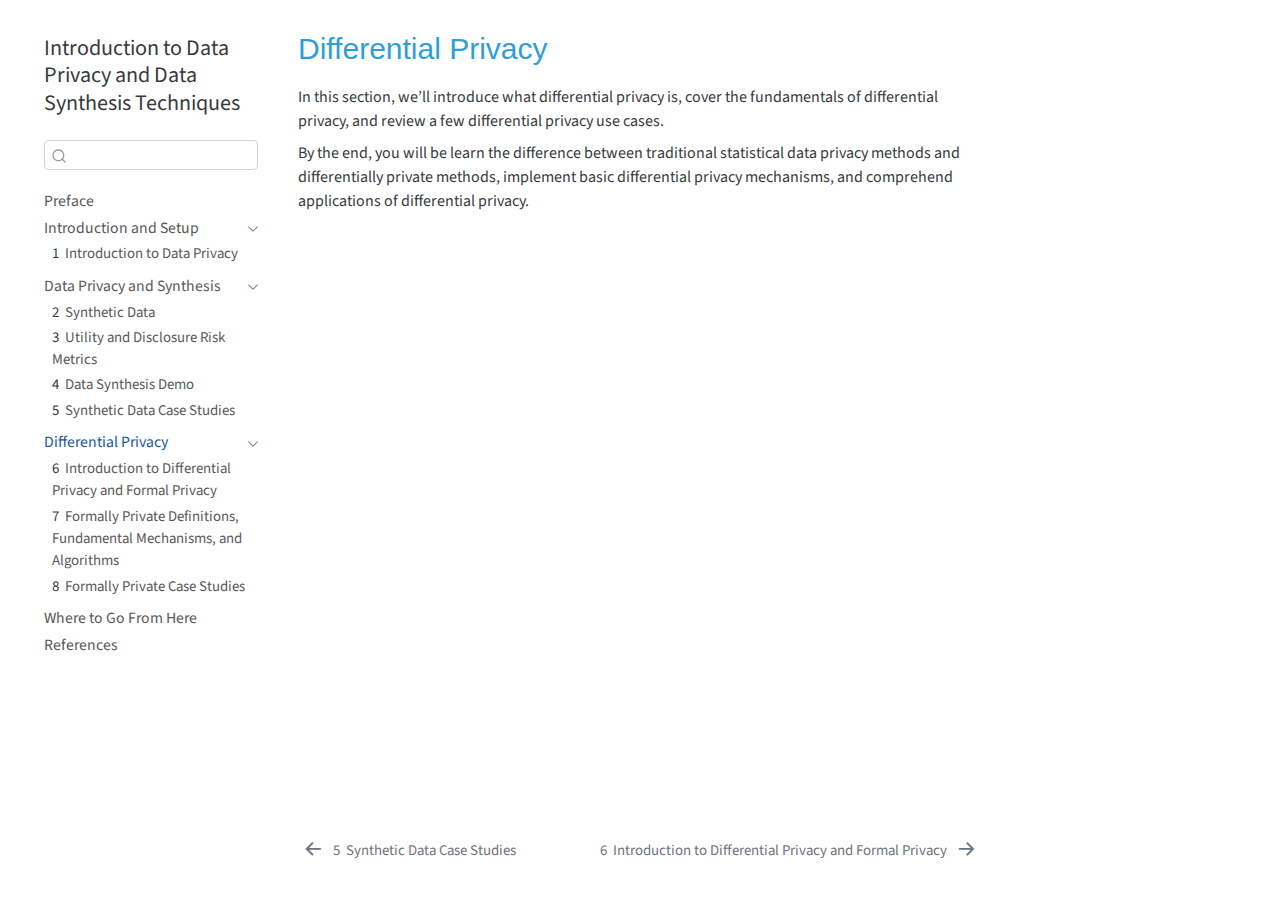
<file: docs/c_differential-privacy.html>
<!DOCTYPE html>
<html xmlns="http://www.w3.org/1999/xhtml" lang="en" xml:lang="en"><head>

<meta charset="utf-8">
<meta name="generator" content="quarto-1.3.433">

<meta name="viewport" content="width=device-width, initial-scale=1.0, user-scalable=yes">


<title>Introduction to Data Privacy and Data Synthesis Techniques - Differential Privacy</title>
<style>
code{white-space: pre-wrap;}
span.smallcaps{font-variant: small-caps;}
div.columns{display: flex; gap: min(4vw, 1.5em);}
div.column{flex: auto; overflow-x: auto;}
div.hanging-indent{margin-left: 1.5em; text-indent: -1.5em;}
ul.task-list{list-style: none;}
ul.task-list li input[type="checkbox"] {
  width: 0.8em;
  margin: 0 0.8em 0.2em -1em; /* quarto-specific, see https://github.com/quarto-dev/quarto-cli/issues/4556 */ 
  vertical-align: middle;
}
</style>


<script src="site_libs/quarto-nav/quarto-nav.js"></script>
<script src="site_libs/quarto-nav/headroom.min.js"></script>
<script src="site_libs/clipboard/clipboard.min.js"></script>
<script src="site_libs/quarto-search/autocomplete.umd.js"></script>
<script src="site_libs/quarto-search/fuse.min.js"></script>
<script src="site_libs/quarto-search/quarto-search.js"></script>
<meta name="quarto:offset" content="./">
<link href="./06_introduction_to_differential_privacy.html" rel="next">
<link href="./05_synthetic-data-case-studies.html" rel="prev">
<script src="site_libs/quarto-html/quarto.js"></script>
<script src="site_libs/quarto-html/popper.min.js"></script>
<script src="site_libs/quarto-html/tippy.umd.min.js"></script>
<script src="site_libs/quarto-html/anchor.min.js"></script>
<link href="site_libs/quarto-html/tippy.css" rel="stylesheet">
<link href="site_libs/quarto-html/quarto-syntax-highlighting.css" rel="stylesheet" id="quarto-text-highlighting-styles">
<script src="site_libs/bootstrap/bootstrap.min.js"></script>
<link href="site_libs/bootstrap/bootstrap-icons.css" rel="stylesheet">
<link href="site_libs/bootstrap/bootstrap.min.css" rel="stylesheet" id="quarto-bootstrap" data-mode="light">
<script id="quarto-search-options" type="application/json">{
  "location": "sidebar",
  "copy-button": false,
  "collapse-after": 3,
  "panel-placement": "start",
  "type": "textbox",
  "limit": 20,
  "language": {
    "search-no-results-text": "No results",
    "search-matching-documents-text": "matching documents",
    "search-copy-link-title": "Copy link to search",
    "search-hide-matches-text": "Hide additional matches",
    "search-more-match-text": "more match in this document",
    "search-more-matches-text": "more matches in this document",
    "search-clear-button-title": "Clear",
    "search-detached-cancel-button-title": "Cancel",
    "search-submit-button-title": "Submit",
    "search-label": "Search"
  }
}</script>


<link rel="stylesheet" href="www/styles.css">
</head>

<body class="nav-sidebar floating">

<div id="quarto-search-results"></div>
  <header id="quarto-header" class="headroom fixed-top">
  <nav class="quarto-secondary-nav">
    <div class="container-fluid d-flex">
      <button type="button" class="quarto-btn-toggle btn" data-bs-toggle="collapse" data-bs-target="#quarto-sidebar,#quarto-sidebar-glass" aria-controls="quarto-sidebar" aria-expanded="false" aria-label="Toggle sidebar navigation" onclick="if (window.quartoToggleHeadroom) { window.quartoToggleHeadroom(); }">
        <i class="bi bi-layout-text-sidebar-reverse"></i>
      </button>
      <nav class="quarto-page-breadcrumbs" aria-label="breadcrumb"><ol class="breadcrumb"><li class="breadcrumb-item"><a href="./c_differential-privacy.html">Differential Privacy</a></li></ol></nav>
      <a class="flex-grow-1" role="button" data-bs-toggle="collapse" data-bs-target="#quarto-sidebar,#quarto-sidebar-glass" aria-controls="quarto-sidebar" aria-expanded="false" aria-label="Toggle sidebar navigation" onclick="if (window.quartoToggleHeadroom) { window.quartoToggleHeadroom(); }">      
      </a>
      <button type="button" class="btn quarto-search-button" aria-label="" onclick="window.quartoOpenSearch();">
        <i class="bi bi-search"></i>
      </button>
    </div>
  </nav>
</header>
<!-- content -->
<div id="quarto-content" class="quarto-container page-columns page-rows-contents page-layout-article">
<!-- sidebar -->
  <nav id="quarto-sidebar" class="sidebar collapse collapse-horizontal sidebar-navigation floating overflow-auto">
    <div class="pt-lg-2 mt-2 text-left sidebar-header">
    <div class="sidebar-title mb-0 py-0">
      <a href="./">Introduction to Data Privacy and Data Synthesis Techniques</a> 
    </div>
      </div>
        <div class="mt-2 flex-shrink-0 align-items-center">
        <div class="sidebar-search">
        <div id="quarto-search" class="" title="Search"></div>
        </div>
        </div>
    <div class="sidebar-menu-container"> 
    <ul class="list-unstyled mt-1">
        <li class="sidebar-item">
  <div class="sidebar-item-container"> 
  <a href="./index.html" class="sidebar-item-text sidebar-link">
 <span class="menu-text">Preface</span></a>
  </div>
</li>
        <li class="sidebar-item sidebar-item-section">
      <div class="sidebar-item-container"> 
            <a href="./a_intro.html" class="sidebar-item-text sidebar-link">
 <span class="menu-text">Introduction and Setup</span></a>
          <a class="sidebar-item-toggle text-start" data-bs-toggle="collapse" data-bs-target="#quarto-sidebar-section-1" aria-expanded="true" aria-label="Toggle section">
            <i class="bi bi-chevron-right ms-2"></i>
          </a> 
      </div>
      <ul id="quarto-sidebar-section-1" class="collapse list-unstyled sidebar-section depth1 show">  
          <li class="sidebar-item">
  <div class="sidebar-item-container"> 
  <a href="./01_introduction_to_data_privacy.html" class="sidebar-item-text sidebar-link">
 <span class="menu-text"><span class="chapter-number">1</span>&nbsp; <span class="chapter-title">Introduction to Data Privacy</span></span></a>
  </div>
</li>
      </ul>
  </li>
        <li class="sidebar-item sidebar-item-section">
      <div class="sidebar-item-container"> 
            <a href="./b_data-privacy-and-synthetic-data.html" class="sidebar-item-text sidebar-link">
 <span class="menu-text">Data Privacy and Synthesis</span></a>
          <a class="sidebar-item-toggle text-start" data-bs-toggle="collapse" data-bs-target="#quarto-sidebar-section-2" aria-expanded="true" aria-label="Toggle section">
            <i class="bi bi-chevron-right ms-2"></i>
          </a> 
      </div>
      <ul id="quarto-sidebar-section-2" class="collapse list-unstyled sidebar-section depth1 show">  
          <li class="sidebar-item">
  <div class="sidebar-item-container"> 
  <a href="./02_synthetic-data.html" class="sidebar-item-text sidebar-link">
 <span class="menu-text"><span class="chapter-number">2</span>&nbsp; <span class="chapter-title">Synthetic Data</span></span></a>
  </div>
</li>
          <li class="sidebar-item">
  <div class="sidebar-item-container"> 
  <a href="./03_disclosure_utility_metrics.html" class="sidebar-item-text sidebar-link">
 <span class="menu-text"><span class="chapter-number">3</span>&nbsp; <span class="chapter-title">Utility and Disclosure Risk Metrics</span></span></a>
  </div>
</li>
          <li class="sidebar-item">
  <div class="sidebar-item-container"> 
  <a href="./04_synthesis-demo.html" class="sidebar-item-text sidebar-link">
 <span class="menu-text"><span class="chapter-number">4</span>&nbsp; <span class="chapter-title">Data Synthesis Demo</span></span></a>
  </div>
</li>
          <li class="sidebar-item">
  <div class="sidebar-item-container"> 
  <a href="./05_synthetic-data-case-studies.html" class="sidebar-item-text sidebar-link">
 <span class="menu-text"><span class="chapter-number">5</span>&nbsp; <span class="chapter-title">Synthetic Data Case Studies</span></span></a>
  </div>
</li>
      </ul>
  </li>
        <li class="sidebar-item sidebar-item-section">
      <div class="sidebar-item-container"> 
            <a href="./c_differential-privacy.html" class="sidebar-item-text sidebar-link active">
 <span class="menu-text">Differential Privacy</span></a>
          <a class="sidebar-item-toggle text-start" data-bs-toggle="collapse" data-bs-target="#quarto-sidebar-section-3" aria-expanded="true" aria-label="Toggle section">
            <i class="bi bi-chevron-right ms-2"></i>
          </a> 
      </div>
      <ul id="quarto-sidebar-section-3" class="collapse list-unstyled sidebar-section depth1 show">  
          <li class="sidebar-item">
  <div class="sidebar-item-container"> 
  <a href="./06_introduction_to_differential_privacy.html" class="sidebar-item-text sidebar-link">
 <span class="menu-text"><span class="chapter-number">6</span>&nbsp; <span class="chapter-title">Introduction to Differential Privacy and Formal Privacy</span></span></a>
  </div>
</li>
          <li class="sidebar-item">
  <div class="sidebar-item-container"> 
  <a href="./07_differential_privacy_details.html" class="sidebar-item-text sidebar-link">
 <span class="menu-text"><span class="chapter-number">7</span>&nbsp; <span class="chapter-title">Formally Private Definitions, Fundamental Mechanisms, and Algorithms</span></span></a>
  </div>
</li>
          <li class="sidebar-item">
  <div class="sidebar-item-container"> 
  <a href="./08_differential_privacy_case_studies.html" class="sidebar-item-text sidebar-link">
 <span class="menu-text"><span class="chapter-number">8</span>&nbsp; <span class="chapter-title">Formally Private Case Studies</span></span></a>
  </div>
</li>
      </ul>
  </li>
        <li class="sidebar-item">
  <div class="sidebar-item-container"> 
  <a href="./d_where-to-go.html" class="sidebar-item-text sidebar-link">
 <span class="menu-text">Where to Go From Here</span></a>
  </div>
</li>
        <li class="sidebar-item">
  <div class="sidebar-item-container"> 
  <a href="./references.html" class="sidebar-item-text sidebar-link">
 <span class="menu-text">References</span></a>
  </div>
</li>
    </ul>
    </div>
</nav>
<div id="quarto-sidebar-glass" data-bs-toggle="collapse" data-bs-target="#quarto-sidebar,#quarto-sidebar-glass"></div>
<!-- margin-sidebar -->
    <div id="quarto-margin-sidebar" class="sidebar margin-sidebar">
        
    </div>
<!-- main -->
<main class="content" id="quarto-document-content">

<header id="title-block-header" class="quarto-title-block default">
<div class="quarto-title">
<h1 class="title">Differential Privacy</h1>
</div>



<div class="quarto-title-meta">

    
  
    
  </div>
  

</header>

<p>In this section, we’ll introduce what differential privacy is, cover the fundamentals of differential privacy, and review a few differential privacy use cases.</p>
<p>By the end, you will be learn the difference between traditional statistical data privacy methods and differentially private methods, implement basic differential privacy mechanisms, and comprehend applications of differential privacy.</p>



</main> <!-- /main -->
<script id="quarto-html-after-body" type="application/javascript">
window.document.addEventListener("DOMContentLoaded", function (event) {
  const toggleBodyColorMode = (bsSheetEl) => {
    const mode = bsSheetEl.getAttribute("data-mode");
    const bodyEl = window.document.querySelector("body");
    if (mode === "dark") {
      bodyEl.classList.add("quarto-dark");
      bodyEl.classList.remove("quarto-light");
    } else {
      bodyEl.classList.add("quarto-light");
      bodyEl.classList.remove("quarto-dark");
    }
  }
  const toggleBodyColorPrimary = () => {
    const bsSheetEl = window.document.querySelector("link#quarto-bootstrap");
    if (bsSheetEl) {
      toggleBodyColorMode(bsSheetEl);
    }
  }
  toggleBodyColorPrimary();  
  const icon = "";
  const anchorJS = new window.AnchorJS();
  anchorJS.options = {
    placement: 'right',
    icon: icon
  };
  anchorJS.add('.anchored');
  const isCodeAnnotation = (el) => {
    for (const clz of el.classList) {
      if (clz.startsWith('code-annotation-')) {                     
        return true;
      }
    }
    return false;
  }
  const clipboard = new window.ClipboardJS('.code-copy-button', {
    text: function(trigger) {
      const codeEl = trigger.previousElementSibling.cloneNode(true);
      for (const childEl of codeEl.children) {
        if (isCodeAnnotation(childEl)) {
          childEl.remove();
        }
      }
      return codeEl.innerText;
    }
  });
  clipboard.on('success', function(e) {
    // button target
    const button = e.trigger;
    // don't keep focus
    button.blur();
    // flash "checked"
    button.classList.add('code-copy-button-checked');
    var currentTitle = button.getAttribute("title");
    button.setAttribute("title", "Copied!");
    let tooltip;
    if (window.bootstrap) {
      button.setAttribute("data-bs-toggle", "tooltip");
      button.setAttribute("data-bs-placement", "left");
      button.setAttribute("data-bs-title", "Copied!");
      tooltip = new bootstrap.Tooltip(button, 
        { trigger: "manual", 
          customClass: "code-copy-button-tooltip",
          offset: [0, -8]});
      tooltip.show();    
    }
    setTimeout(function() {
      if (tooltip) {
        tooltip.hide();
        button.removeAttribute("data-bs-title");
        button.removeAttribute("data-bs-toggle");
        button.removeAttribute("data-bs-placement");
      }
      button.setAttribute("title", currentTitle);
      button.classList.remove('code-copy-button-checked');
    }, 1000);
    // clear code selection
    e.clearSelection();
  });
  function tippyHover(el, contentFn) {
    const config = {
      allowHTML: true,
      content: contentFn,
      maxWidth: 500,
      delay: 100,
      arrow: false,
      appendTo: function(el) {
          return el.parentElement;
      },
      interactive: true,
      interactiveBorder: 10,
      theme: 'quarto',
      placement: 'bottom-start'
    };
    window.tippy(el, config); 
  }
  const noterefs = window.document.querySelectorAll('a[role="doc-noteref"]');
  for (var i=0; i<noterefs.length; i++) {
    const ref = noterefs[i];
    tippyHover(ref, function() {
      // use id or data attribute instead here
      let href = ref.getAttribute('data-footnote-href') || ref.getAttribute('href');
      try { href = new URL(href).hash; } catch {}
      const id = href.replace(/^#\/?/, "");
      const note = window.document.getElementById(id);
      return note.innerHTML;
    });
  }
      let selectedAnnoteEl;
      const selectorForAnnotation = ( cell, annotation) => {
        let cellAttr = 'data-code-cell="' + cell + '"';
        let lineAttr = 'data-code-annotation="' +  annotation + '"';
        const selector = 'span[' + cellAttr + '][' + lineAttr + ']';
        return selector;
      }
      const selectCodeLines = (annoteEl) => {
        const doc = window.document;
        const targetCell = annoteEl.getAttribute("data-target-cell");
        const targetAnnotation = annoteEl.getAttribute("data-target-annotation");
        const annoteSpan = window.document.querySelector(selectorForAnnotation(targetCell, targetAnnotation));
        const lines = annoteSpan.getAttribute("data-code-lines").split(",");
        const lineIds = lines.map((line) => {
          return targetCell + "-" + line;
        })
        let top = null;
        let height = null;
        let parent = null;
        if (lineIds.length > 0) {
            //compute the position of the single el (top and bottom and make a div)
            const el = window.document.getElementById(lineIds[0]);
            top = el.offsetTop;
            height = el.offsetHeight;
            parent = el.parentElement.parentElement;
          if (lineIds.length > 1) {
            const lastEl = window.document.getElementById(lineIds[lineIds.length - 1]);
            const bottom = lastEl.offsetTop + lastEl.offsetHeight;
            height = bottom - top;
          }
          if (top !== null && height !== null && parent !== null) {
            // cook up a div (if necessary) and position it 
            let div = window.document.getElementById("code-annotation-line-highlight");
            if (div === null) {
              div = window.document.createElement("div");
              div.setAttribute("id", "code-annotation-line-highlight");
              div.style.position = 'absolute';
              parent.appendChild(div);
            }
            div.style.top = top - 2 + "px";
            div.style.height = height + 4 + "px";
            let gutterDiv = window.document.getElementById("code-annotation-line-highlight-gutter");
            if (gutterDiv === null) {
              gutterDiv = window.document.createElement("div");
              gutterDiv.setAttribute("id", "code-annotation-line-highlight-gutter");
              gutterDiv.style.position = 'absolute';
              const codeCell = window.document.getElementById(targetCell);
              const gutter = codeCell.querySelector('.code-annotation-gutter');
              gutter.appendChild(gutterDiv);
            }
            gutterDiv.style.top = top - 2 + "px";
            gutterDiv.style.height = height + 4 + "px";
          }
          selectedAnnoteEl = annoteEl;
        }
      };
      const unselectCodeLines = () => {
        const elementsIds = ["code-annotation-line-highlight", "code-annotation-line-highlight-gutter"];
        elementsIds.forEach((elId) => {
          const div = window.document.getElementById(elId);
          if (div) {
            div.remove();
          }
        });
        selectedAnnoteEl = undefined;
      };
      // Attach click handler to the DT
      const annoteDls = window.document.querySelectorAll('dt[data-target-cell]');
      for (const annoteDlNode of annoteDls) {
        annoteDlNode.addEventListener('click', (event) => {
          const clickedEl = event.target;
          if (clickedEl !== selectedAnnoteEl) {
            unselectCodeLines();
            const activeEl = window.document.querySelector('dt[data-target-cell].code-annotation-active');
            if (activeEl) {
              activeEl.classList.remove('code-annotation-active');
            }
            selectCodeLines(clickedEl);
            clickedEl.classList.add('code-annotation-active');
          } else {
            // Unselect the line
            unselectCodeLines();
            clickedEl.classList.remove('code-annotation-active');
          }
        });
      }
  const findCites = (el) => {
    const parentEl = el.parentElement;
    if (parentEl) {
      const cites = parentEl.dataset.cites;
      if (cites) {
        return {
          el,
          cites: cites.split(' ')
        };
      } else {
        return findCites(el.parentElement)
      }
    } else {
      return undefined;
    }
  };
  var bibliorefs = window.document.querySelectorAll('a[role="doc-biblioref"]');
  for (var i=0; i<bibliorefs.length; i++) {
    const ref = bibliorefs[i];
    const citeInfo = findCites(ref);
    if (citeInfo) {
      tippyHover(citeInfo.el, function() {
        var popup = window.document.createElement('div');
        citeInfo.cites.forEach(function(cite) {
          var citeDiv = window.document.createElement('div');
          citeDiv.classList.add('hanging-indent');
          citeDiv.classList.add('csl-entry');
          var biblioDiv = window.document.getElementById('ref-' + cite);
          if (biblioDiv) {
            citeDiv.innerHTML = biblioDiv.innerHTML;
          }
          popup.appendChild(citeDiv);
        });
        return popup.innerHTML;
      });
    }
  }
});
</script>
<nav class="page-navigation">
  <div class="nav-page nav-page-previous">
      <a href="./05_synthetic-data-case-studies.html" class="pagination-link">
        <i class="bi bi-arrow-left-short"></i> <span class="nav-page-text"><span class="chapter-number">5</span>&nbsp; <span class="chapter-title">Synthetic Data Case Studies</span></span>
      </a>          
  </div>
  <div class="nav-page nav-page-next">
      <a href="./06_introduction_to_differential_privacy.html" class="pagination-link">
        <span class="nav-page-text"><span class="chapter-number">6</span>&nbsp; <span class="chapter-title">Introduction to Differential Privacy and Formal Privacy</span></span> <i class="bi bi-arrow-right-short"></i>
      </a>
  </div>
</nav>
</div> <!-- /content -->



</body></html>
</file>
<file: docs/site_libs/quarto-html/tippy.css>
.tippy-box[data-animation=fade][data-state=hidden]{opacity:0}[data-tippy-root]{max-width:calc(100vw - 10px)}.tippy-box{position:relative;background-color:#333;color:#fff;border-radius:4px;font-size:14px;line-height:1.4;white-space:normal;outline:0;transition-property:transform,visibility,opacity}.tippy-box[data-placement^=top]>.tippy-arrow{bottom:0}.tippy-box[data-placement^=top]>.tippy-arrow:before{bottom:-7px;left:0;border-width:8px 8px 0;border-top-color:initial;transform-origin:center top}.tippy-box[data-placement^=bottom]>.tippy-arrow{top:0}.tippy-box[data-placement^=bottom]>.tippy-arrow:before{top:-7px;left:0;border-width:0 8px 8px;border-bottom-color:initial;transform-origin:center bottom}.tippy-box[data-placement^=left]>.tippy-arrow{right:0}.tippy-box[data-placement^=left]>.tippy-arrow:before{border-width:8px 0 8px 8px;border-left-color:initial;right:-7px;transform-origin:center left}.tippy-box[data-placement^=right]>.tippy-arrow{left:0}.tippy-box[data-placement^=right]>.tippy-arrow:before{left:-7px;border-width:8px 8px 8px 0;border-right-color:initial;transform-origin:center right}.tippy-box[data-inertia][data-state=visible]{transition-timing-function:cubic-bezier(.54,1.5,.38,1.11)}.tippy-arrow{width:16px;height:16px;color:#333}.tippy-arrow:before{content:"";position:absolute;border-color:transparent;border-style:solid}.tippy-content{position:relative;padding:5px 9px;z-index:1}
</file>
<file: docs/site_libs/quarto-html/quarto-syntax-highlighting.css>
/* quarto syntax highlight colors */
:root {
  --quarto-hl-ot-color: #003B4F;
  --quarto-hl-at-color: #657422;
  --quarto-hl-ss-color: #20794D;
  --quarto-hl-an-color: #5E5E5E;
  --quarto-hl-fu-color: #4758AB;
  --quarto-hl-st-color: #20794D;
  --quarto-hl-cf-color: #003B4F;
  --quarto-hl-op-color: #5E5E5E;
  --quarto-hl-er-color: #AD0000;
  --quarto-hl-bn-color: #AD0000;
  --quarto-hl-al-color: #AD0000;
  --quarto-hl-va-color: #111111;
  --quarto-hl-bu-color: inherit;
  --quarto-hl-ex-color: inherit;
  --quarto-hl-pp-color: #AD0000;
  --quarto-hl-in-color: #5E5E5E;
  --quarto-hl-vs-color: #20794D;
  --quarto-hl-wa-color: #5E5E5E;
  --quarto-hl-do-color: #5E5E5E;
  --quarto-hl-im-color: #00769E;
  --quarto-hl-ch-color: #20794D;
  --quarto-hl-dt-color: #AD0000;
  --quarto-hl-fl-color: #AD0000;
  --quarto-hl-co-color: #5E5E5E;
  --quarto-hl-cv-color: #5E5E5E;
  --quarto-hl-cn-color: #8f5902;
  --quarto-hl-sc-color: #5E5E5E;
  --quarto-hl-dv-color: #AD0000;
  --quarto-hl-kw-color: #003B4F;
}

/* other quarto variables */
:root {
  --quarto-font-monospace: SFMono-Regular, Menlo, Monaco, Consolas, "Liberation Mono", "Courier New", monospace;
}

pre > code.sourceCode > span {
  color: #003B4F;
}

code span {
  color: #003B4F;
}

code.sourceCode > span {
  color: #003B4F;
}

div.sourceCode,
div.sourceCode pre.sourceCode {
  color: #003B4F;
}

code span.ot {
  color: #003B4F;
  font-style: inherit;
}

code span.at {
  color: #657422;
  font-style: inherit;
}

code span.ss {
  color: #20794D;
  font-style: inherit;
}

code span.an {
  color: #5E5E5E;
  font-style: inherit;
}

code span.fu {
  color: #4758AB;
  font-style: inherit;
}

code span.st {
  color: #20794D;
  font-style: inherit;
}

code span.cf {
  color: #003B4F;
  font-style: inherit;
}

code span.op {
  color: #5E5E5E;
  font-style: inherit;
}

code span.er {
  color: #AD0000;
  font-style: inherit;
}

code span.bn {
  color: #AD0000;
  font-style: inherit;
}

code span.al {
  color: #AD0000;
  font-style: inherit;
}

code span.va {
  color: #111111;
  font-style: inherit;
}

code span.bu {
  font-style: inherit;
}

code span.ex {
  font-style: inherit;
}

code span.pp {
  color: #AD0000;
  font-style: inherit;
}

code span.in {
  color: #5E5E5E;
  font-style: inherit;
}

code span.vs {
  color: #20794D;
  font-style: inherit;
}

code span.wa {
  color: #5E5E5E;
  font-style: italic;
}

code span.do {
  color: #5E5E5E;
  font-style: italic;
}

code span.im {
  color: #00769E;
  font-style: inherit;
}

code span.ch {
  color: #20794D;
  font-style: inherit;
}

code span.dt {
  color: #AD0000;
  font-style: inherit;
}

code span.fl {
  color: #AD0000;
  font-style: inherit;
}

code span.co {
  color: #5E5E5E;
  font-style: inherit;
}

code span.cv {
  color: #5E5E5E;
  font-style: italic;
}

code span.cn {
  color: #8f5902;
  font-style: inherit;
}

code span.sc {
  color: #5E5E5E;
  font-style: inherit;
}

code span.dv {
  color: #AD0000;
  font-style: inherit;
}

code span.kw {
  color: #003B4F;
  font-style: inherit;
}

.prevent-inlining {
  content: "</";
}

/*# sourceMappingURL=debc5d5d77c3f9108843748ff7464032.css.map */
</file>
<file: docs/www/styles.css>
/* Global Formats */
.container-fluid {
  font-family: Lato, Arial, sans-serif;
}

.main-container {
  font-family: Lato, Arial, sans-serif;
}

/* title styles */
h1 {
  font: 400 30px/1.3em  Lato, Arial, sans-serif;
  margin: 0 0 .5em;
  color: #1696d2;
}

h2 {
  font: 400 24px/1.3em  Lato, Arial, sans-serif;
  margin: 0 0 .5em;
  
}

h4 {
  font: 300 24px/1.3em  Lato, Arial, sans-serif;
    font-style: italic;
    font-variant-ligatures: normal;
    font-variant-caps: normal;
    font-variant-numeric: normal;
    font-variant-east-asian: normal;
}

/* paragraph styles */ 
p {
  font-size: 16px;
  margin: 0 0 8px 0;
}

/* image styles */
img {
  padding: 24px 0 20px 0;
}

.navbar {
  background-color: #1696d2;
  color: #ffffff;
  font-weight: bold;
}

.navbar-default .navbar-brand {
  color: #FFFFFF;
}

.navbar-default .navbar-nav>li>a {
  color: #FFFFFF;
}

.navbar-default .navbar-nav>.active>a, .navbar-default .navbar-nav>.active>a:focus, .navbar-default .navbar-nav>.active>a:hover {
  color: #1696d2;
  background-color: #FFFFFF;
}

/* list styles */
li {
  font-size: 16px;
}


/* link styles */
.a {
  color: #1696d2;
}

/* Header image formatting */
#header {
  padding-top: 12px;
}

/* Legend Formatting */
.list-group-item.active {
  background-color: #1696d2;
  border-color: #1696d2;
}

.list-group-item.active:hover {
  background-color: #000000;
  border-color: #000000;
}

.tocify {
  border-radius: 0;
}

/* Button Formatting */
.btn {
  border-radius: 0;
}

/* special styles */
#date {
  text-align: center;
    font: italic 16px Georgia,serif;
    color: #666;
    margin-bottom: 2em;
    margin-top: 2em;
}
.p2 {
  font-size: 16px;
  margin: 0 0 8px 0;
}

/* body styles */ 
body {
font-size: 16px;
}

.level2 {
  margin-bottom: 80px;
}

.level3 {
  margin-bottom: 80px;
}

.level4 {
  margin-bottom: 40px;
}
</file>
